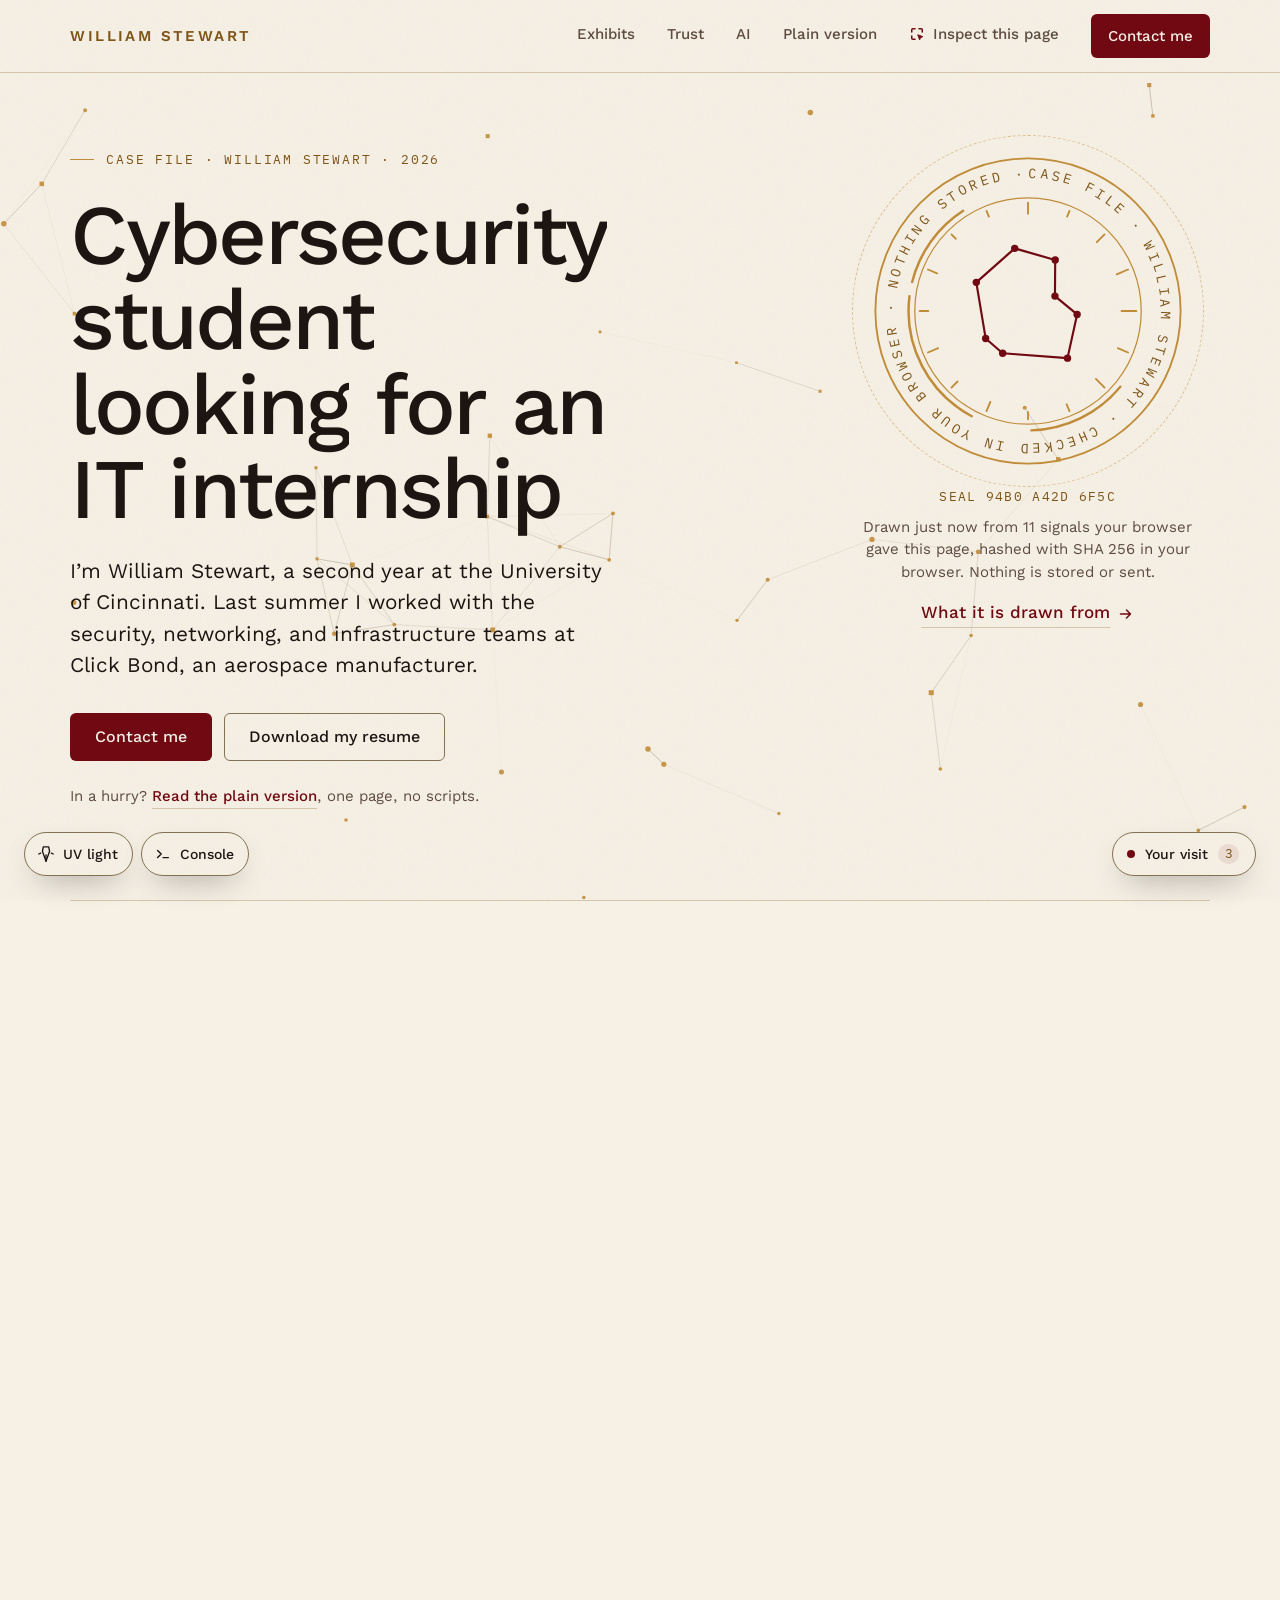
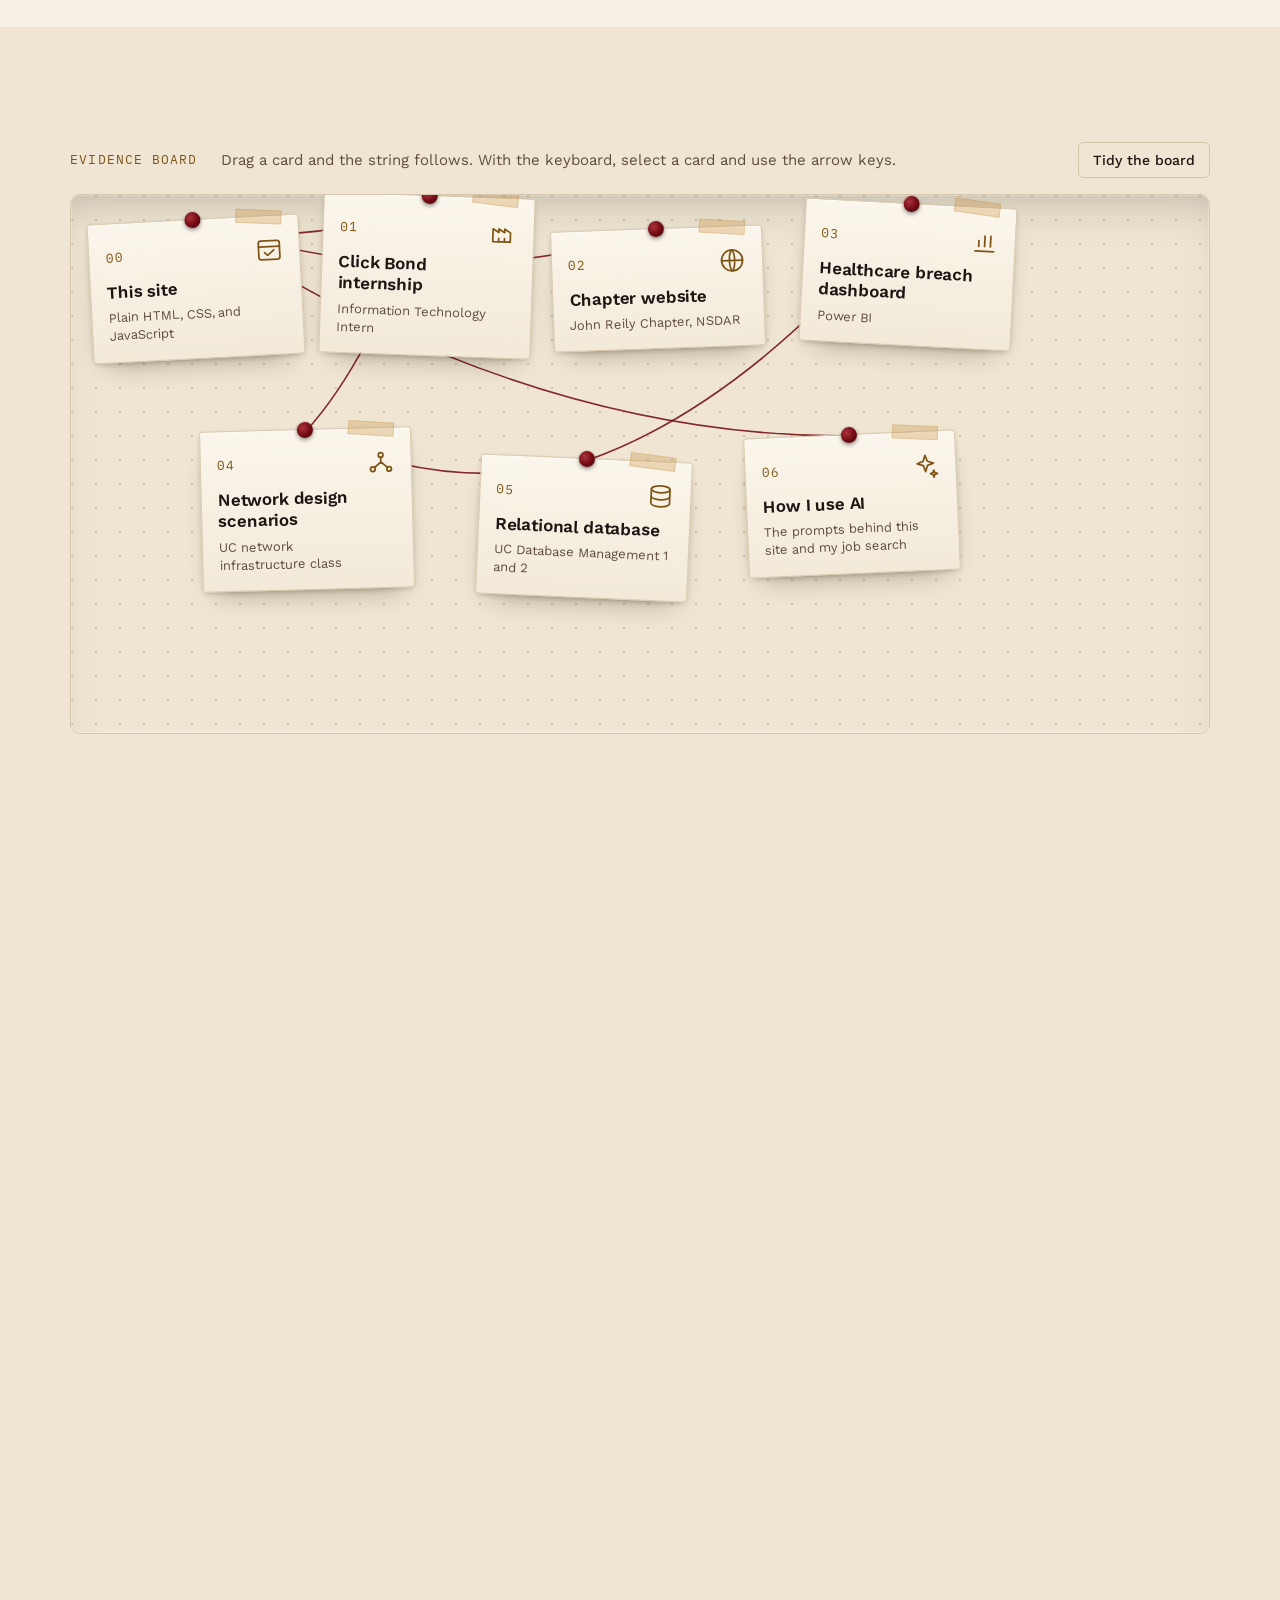
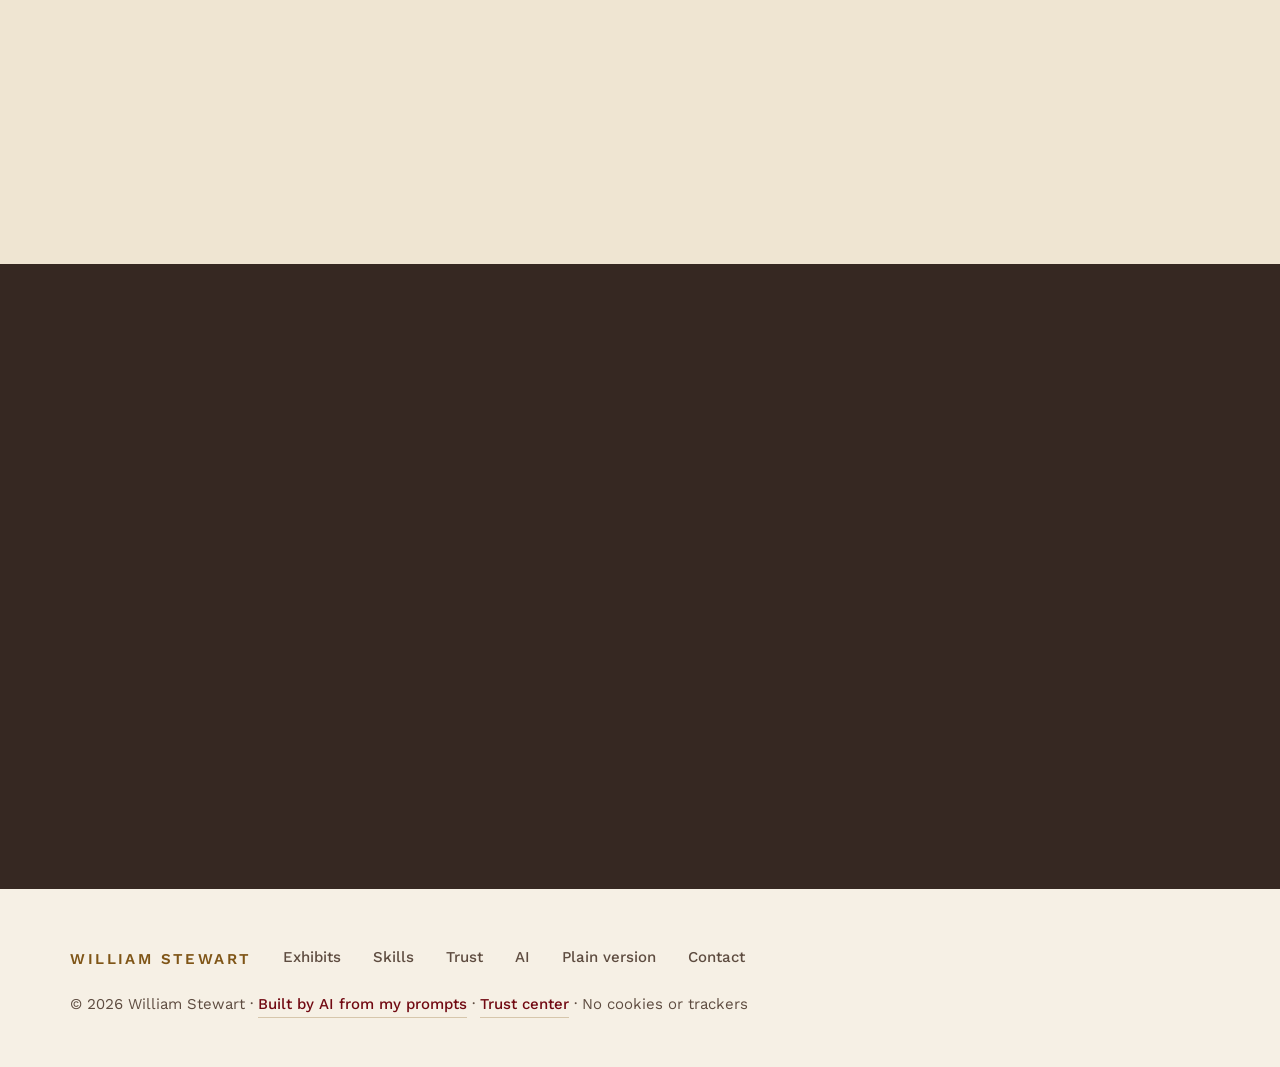
<file: index.html>
<!doctype html>
<html lang="en">
<head>
<meta charset="utf-8">
<meta name="viewport" content="width=device-width, initial-scale=1, viewport-fit=cover">
<meta http-equiv="Content-Security-Policy" content="default-src 'none'; style-src 'self'; script-src 'self'; font-src 'self'; img-src 'self' data:; base-uri 'none'; form-action 'none'">
<meta name="referrer" content="no-referrer">
<title>William Stewart</title>
<meta name="description" content="William Stewart is a cybersecurity student at the University of Cincinnati looking for an IT, security, or networking internship. IT intern at Click Bond in summer 2026. A case file of his work, with the evidence for each entry.">
<meta name="color-scheme" content="light dark">
<meta property="og:type" content="website">
<meta property="og:title" content="William Stewart">
<meta property="og:description" content="Cybersecurity student at the University of Cincinnati looking for an IT internship.">
<link rel="icon" href="assets/favicon.svg" type="image/svg+xml">
<link rel="preload" href="assets/fonts/WorkSans.woff2" as="font" type="font/woff2" crossorigin>
<link rel="stylesheet" href="assets/styles.css">
<link rel="stylesheet" href="assets/casefile.css">
<link rel="stylesheet" href="assets/check.css">
<link rel="stylesheet" href="assets/map.css">
<link rel="stylesheet" href="assets/inspect.css">
<link rel="stylesheet" href="assets/motion.css">
<link rel="stylesheet" href="assets/board.css">
<link rel="stylesheet" href="assets/play.css">
<script src="assets/site.js" defer></script>
<script src="assets/casefile.js" defer></script>
<script src="assets/check.js" defer></script>
<script src="assets/map.js" defer></script>
<script src="assets/inspect.js" defer></script>
<script src="assets/motion.js" defer></script>
<script src="assets/scene.js" defer></script>
<script src="assets/visit.js" defer></script>
<script src="assets/board.js" defer></script>
<script src="assets/play.js" defer></script>
</head>
<body>

<header class="site-header" id="top">
  <div class="wrap">
    <a class="skip" href="#main">Skip to content</a>
    <a class="wordmark" href="#top">William Stewart</a>
    <nav class="site-nav" aria-label="Main">
      <a class="nav-link" href="#exhibits"><span class="u">Exhibits</span></a>
      <a class="nav-link" href="trust.html"><span class="u">Trust</span></a>
      <a class="nav-link" href="ai.html"><span class="u">AI</span></a>
      <a class="nav-link" href="plain.html"><span class="u">Plain version</span></a>
    </nav>
    <!-- inspect:start -->
    <button class="inspect-toggle" type="button" aria-pressed="false" hidden><svg class="inspect-toggle__icon" width="16" height="16" viewBox="0 0 16 16" aria-hidden="true" focusable="false"><path d="M2.75 6V3.75a1 1 0 0 1 1-1H6M10 2.75h2.25a1 1 0 0 1 1 1V6M2.75 10v2.25a1 1 0 0 0 1 1H6" fill="none" stroke="currentColor" stroke-width="1.5" stroke-linecap="round" stroke-linejoin="round"/><path d="M8.75 8.75l5 1.9-2.15.95-.95 2.15z" fill="currentColor" stroke="currentColor" stroke-width="1" stroke-linejoin="round"/></svg><span class="inspect-toggle__label">Inspect<span class="inspect-toggle__more"> this page</span></span></button>
    <!-- inspect:end -->
    <a class="btn btn--primary" href="#contact">Contact me</a>
  </div>
</header>

<main id="main">
<!-- Flag 1 of 6: FLAG{read_the_source}. Submit it in the site console, the button in the bottom left corner. -->

  <section class="hero cover" aria-labelledby="hero-title">
    <div class="wrap cover__grid">
      <div class="cover__text has-ink">
        <p class="exhibit-label">Case file · William Stewart · 2026</p>
        <h1 id="hero-title">Cybersecurity student looking for an IT internship</h1>
        <p class="lead">I’m William Stewart, a second year at the University of Cincinnati. Last summer I worked with the security, networking, and infrastructure teams at Click Bond, an aerospace manufacturer.</p>
        <div class="btn-row has-ink">
          <span class="ink ink--cover-flag" aria-hidden="true">invisible ink · flag 2 of 6 · FLAG{invisible_ink}</span>
          <a class="btn btn--primary" href="#contact">Contact me</a>
          <!-- gh:start -->
          <a class="btn btn--secondary" href="William_Stewart_Resume.pdf">Download my resume</a>
          <!-- gh:end -->
          <!-- art:start
          <a class="btn btn--secondary" href="#exhibits">See the exhibits</a>
          art:end -->
        </div>
        <p class="meta">In a hurry? <a class="link" href="plain.html"><span class="u">Read the plain version</span></a>, one page, no scripts.</p>
      </div>
      <div class="cover__seal has-ink">
        <div class="seal" data-seal><svg class="seal__svg" viewBox="0 0 260 260" width="260" height="260" role="img" aria-labelledby="seal-cover-title" focusable="false">
<title id="seal-cover-title">Seal, drawn from your browser’s signals when scripts are on</title>
<defs><path id="seal-cover-ring" d="M130 22a108 108 0 1 1 -0.01 0"/></defs>
<circle class="seal__ring" cx="130" cy="130" r="124" pathLength="1"/>
<circle class="seal__ring seal__ring--inner" cx="130" cy="130" r="92" pathLength="1"/>
<text class="seal__text"><textPath href="#seal-cover-ring" textLength="676" lengthAdjust="spacing">Case file · William Stewart · Checked in your browser · Nothing stored · </textPath></text>
<g class="seal__ticks"><path class="seal__tick" d="M130 42L130 48" pathLength="1"/><path class="seal__tick" d="M163.7 48.7L160.6 56.1" pathLength="1"/><path class="seal__tick" d="M192.2 67.8L186.6 73.4" pathLength="1"/><path class="seal__tick" d="M211.3 96.3L204.8 99" pathLength="1"/><path class="seal__tick" d="M218 130L208 130" pathLength="1"/><path class="seal__tick" d="M211.3 163.7L205.8 161.4" pathLength="1"/><path class="seal__tick" d="M192.2 192.2L188.7 188.7" pathLength="1"/><path class="seal__tick" d="M163.7 211.3L160.6 203.9" pathLength="1"/><path class="seal__tick" d="M130 218L130 206" pathLength="1"/><path class="seal__tick" d="M96.3 211.3L98.2 206.7" pathLength="1"/><path class="seal__tick" d="M67.8 192.2L75.6 184.4" pathLength="1"/><path class="seal__tick" d="M48.7 163.7L56.1 160.6" pathLength="1"/><path class="seal__tick" d="M42 130L52 130" pathLength="1"/><path class="seal__tick" d="M48.7 96.3L58.9 100.5" pathLength="1"/><path class="seal__tick" d="M67.8 67.8L74.1 74.1" pathLength="1"/><path class="seal__tick" d="M96.3 48.7L99.8 57" pathLength="1"/></g>
<g class="seal__dashes"><path class="seal__dash" d="M225.6 113.4A97 97 0 0 1 194.7 202.3"/><path class="seal__dash" d="M196.9 200.3A97 97 0 0 1 151.1 224.7"/><path class="seal__dash" d="M106.4 35.9A97 97 0 0 1 210.4 75.7"/></g>
<path class="seal__mark" d="M139.6 98.4L191.1 119.2L167.9 132L142.7 166.9L114 158.9L110.6 140.3L106.2 119.4L119.9 72.9Z" pathLength="1"/>
<g class="seal__dots"><circle class="seal__dot" cx="139.6" cy="98.4" r="3"/><circle class="seal__dot" cx="191.1" cy="119.2" r="3"/><circle class="seal__dot" cx="167.9" cy="132" r="3"/><circle class="seal__dot" cx="142.7" cy="166.9" r="3"/><circle class="seal__dot" cx="114" cy="158.9" r="3"/><circle class="seal__dot" cx="110.6" cy="140.3" r="3"/><circle class="seal__dot" cx="106.2" cy="119.4" r="3"/><circle class="seal__dot" cx="119.9" cy="72.9" r="3"/></g>
</svg></div>
        <p class="seal__id mono" data-seal-id>The file’s own seal</p>
        <p class="seal__caption" data-seal-caption>With scripts on, this seal is drawn from eleven signals your browser gives every site, in your browser. Nothing is stored or sent. With scripts off, it is the file’s own seal.</p>
        <a class="link" href="trust.html#seal"><span class="u">What it is drawn from</span><svg class="arrow arrow--right" width="16" height="16" viewBox="0 0 16 16" aria-hidden="true" focusable="false"><path d="M2.5 8h10M8.5 4l4 4-4 4" fill="none" stroke="currentColor" stroke-width="1.5" stroke-linecap="round" stroke-linejoin="round"/></svg></a>
        <span class="ink ink--cover-seal" aria-hidden="true">this seal never leaves your browser</span>
      </div>
    </div>
  </section>

  <section class="cover-facts" aria-labelledby="avail-title">
    <div class="wrap">
      <h2 class="visually-hidden" id="avail-title">Availability</h2>
      <dl class="facts">
        <div><dt>Now</dt><dd>Part time, in Cincinnati or remote</dd></div>
        <div><dt>Spring 2027</dt><dd>Full time from December 14, 2026</dd></div>
        <div><dt>Summer 2027</dt><dd>Full time, open to relocating</dd></div>
        <div><dt>Based in</dt><dd>Cincinnati, Ohio</dd></div>
      </dl>
    </div>
  </section>

  <section class="cover-check" aria-label="Live security check">
    <div class="wrap">
      <div class="cover-check__card">
        <!-- check:start -->
        <section class="check" aria-labelledby="check-title">
          <div class="check__head">
            <h2 class="check__title" id="check-title">Security check of this page</h2>
            <p class="check__when"><noscript>Scripts are off, so these checks can’t run here. The page works fully without them.</noscript></p>
          </div>
          <ul class="check__list">
            <li class="check__item" data-check="connection">
              <div class="check__row"><svg class="check__icon" width="20" height="20" viewBox="0 0 20 20" aria-hidden="true" focusable="false"><circle cx="10" cy="10" r="8.25"/></svg><span class="check__name">Connection</span><span class="check__result">The live site uses HTTPS</span></div>
            </li>
            <li class="check__item" data-check="policy">
              <div class="check__row"><svg class="check__icon" width="20" height="20" viewBox="0 0 20 20" aria-hidden="true" focusable="false"><circle cx="10" cy="10" r="8.25"/></svg><span class="check__name">Script policy</span><span class="check__result">Only this site’s scripts can run</span></div>
            </li>
            <li class="check__item" data-check="files">
              <div class="check__row"><svg class="check__icon" width="20" height="20" viewBox="0 0 20 20" aria-hidden="true" focusable="false"><circle cx="10" cy="10" r="8.25"/></svg><span class="check__name">Files</span><span class="check__result">All from this site</span></div>
            </li>
            <li class="check__item" data-check="cookies">
              <div class="check__row"><svg class="check__icon" width="20" height="20" viewBox="0 0 20 20" aria-hidden="true" focusable="false"><circle cx="10" cy="10" r="8.25"/></svg><span class="check__name">Cookies</span><span class="check__result">None set by this site</span></div>
            </li>
            <li class="check__item" data-check="storage">
              <div class="check__row"><svg class="check__icon" width="20" height="20" viewBox="0 0 20 20" aria-hidden="true" focusable="false"><circle cx="10" cy="10" r="8.25"/></svg><span class="check__name">Browser storage</span><span class="check__result">Nothing saved by this site</span></div>
            </li>
            <li class="check__item" data-check="links">
              <div class="check__row"><svg class="check__icon" width="20" height="20" viewBox="0 0 20 20" aria-hidden="true" focusable="false"><circle cx="10" cy="10" r="8.25"/></svg><span class="check__name">New tab links</span><span class="check__result">Isolated from this page</span></div>
            </li>
          </ul>
          <div class="check__foot" hidden>
            <p class="check__sum"></p>
            <button class="btn btn--secondary check__btn" type="button" data-check-again>Run the checks again</button>
          </div>
        </section>
        <!-- check:end -->
      </div>
      <div class="cover-check__aside">
        <p class="exhibit-label">Proof, not claims</p>
        <p class="measure">A security team checks a vendor’s site before it trusts one. This site checks itself in front of you, on every visit, and each row opens to show the exact reading.</p>
        <a class="link" href="trust.html"><span class="u">Open the trust center</span><svg class="arrow arrow--right" width="16" height="16" viewBox="0 0 16 16" aria-hidden="true" focusable="false"><path d="M2.5 8h10M8.5 4l4 4-4 4" fill="none" stroke="currentColor" stroke-width="1.5" stroke-linecap="round" stroke-linejoin="round"/></svg></a>
      </div>
    </div>
  </section>

  <section class="section section--surface" id="exhibits" aria-labelledby="exhibits-title">
    <div class="wrap exhibits__grid">
      <nav class="index" aria-labelledby="index-title">
        <p class="label index__title" id="index-title">Index</p>
        <a class="index__link" href="#ex-00"><span class="index__num">00</span><span>This site</span></a>
        <a class="index__link" href="#ex-01"><span class="index__num">01</span><span>Click Bond internship</span></a>
        <a class="index__link" href="#ex-02"><span class="index__num">02</span><span>Chapter website</span></a>
        <a class="index__link" href="#ex-03"><span class="index__num">03</span><span>Breach dashboard</span></a>
        <a class="index__link" href="#ex-04"><span class="index__num">04</span><span>Network designs</span></a>
        <a class="index__link" href="#ex-05"><span class="index__num">05</span><span>Relational database</span></a>
        <a class="index__link" href="#ex-06"><span class="index__num">06</span><span>How I use AI</span></a>
        <p class="index__note">Each exhibit says what it can prove. A pill with an outline opens the evidence; a plain one tells you what to ask for.</p>
      </nav>

      <div class="exhibit-list">
        <div class="section__head has-ink">
          <span class="ink ink--exhibits" aria-hidden="true">the sixth flag is in your developer console</span>
          <h2 id="exhibits-title" data-count="06">Exhibits</h2>
          <p class="section__intro">What is in the file, in order, and what each entry can show.</p>
        </div>
        <ol class="exhibit-rows">
          <li class="exhibit" id="ex-00">
            <span class="exhibit__num" aria-hidden="true">00</span>
            <div class="exhibit__body">
              <h3><span class="visually-hidden">Exhibit 00: </span>This site</h3>
              <p class="meta">Plain HTML, CSS, and JavaScript · Written by Claude from my prompts</p>
              <p class="exhibit__text">The page you are reading. It carries a strict script policy, loads nothing from anyone else, checks itself on every visit, and shows its own numbers in the trust center.</p>
              <div class="exhibit__links">
                <a class="link" href="trust.html"><span class="u">Trust center</span></a>
                <a class="link" href="ai.html"><span class="u">How I use AI</span></a>
              </div>
            </div>
            <a class="evidence-pill" href="#check-title">Evidence · live checks</a>
          </li>
          <li class="exhibit" id="ex-01">
            <span class="exhibit__num" aria-hidden="true">01</span>
            <div class="exhibit__body">
              <h3><span class="visually-hidden">Exhibit 01: </span>Click Bond internship</h3>
              <p class="meta">Information Technology Intern · Carson City, Nevada · May to August 2026</p>
              <p class="exhibit__text">One summer with the information security, networking, and infrastructure teams of an aerospace manufacturer: vulnerabilities, tickets, accounts, installs, and the campus network.</p>
              <div class="exhibit__links">
                <a class="link" href="clickbond.html"><span class="u">Read the exhibit</span><svg class="arrow arrow--right" width="16" height="16" viewBox="0 0 16 16" aria-hidden="true" focusable="false"><path d="M2.5 8h10M8.5 4l4 4-4 4" fill="none" stroke="currentColor" stroke-width="1.5" stroke-linecap="round" stroke-linejoin="round"/></svg></a>
              </div>
            </div>
            <a class="evidence-pill" href="clickbond.html#work">Evidence · 6 entries</a>
          </li>
          <li class="exhibit" id="ex-02">
            <span class="exhibit__num" aria-hidden="true">02</span>
            <div class="exhibit__body">
              <h3><span class="visually-hidden">Exhibit 02: </span>Chapter website</h3>
              <p class="meta">John Reily Chapter, NSDAR · Live</p>
              <p class="exhibit__text">The public website of my grandmother’s chapter of the Daughters of the American Revolution. I built it, and it is online now.</p>
            </div>
            <a class="evidence-pill" href="https://www.johnreilynsdar.org" target="_blank" rel="noopener noreferrer">Evidence · live site<span class="visually-hidden"> (opens in a new tab)</span></a>
          </li>
          <li class="exhibit" id="ex-03">
            <span class="exhibit__num" aria-hidden="true">03</span>
            <div class="exhibit__body">
              <h3><span class="visually-hidden">Exhibit 03: </span>Healthcare breach dashboard</h3>
              <p class="meta">Power BI · Complete</p>
              <p class="exhibit__text">A dashboard built from the HHS Office for Civil Rights breach portal, the public list of health data breaches that affect 500 or more people.</p>
            </div>
            <span class="evidence-pill">Shown on request</span>
          </li>
          <li class="exhibit" id="ex-04">
            <span class="exhibit__num" aria-hidden="true">04</span>
            <div class="exhibit__body">
              <h3><span class="visually-hidden">Exhibit 04: </span>Network design scenarios</h3>
              <p class="meta">UC network infrastructure class · Cisco Packet Tracer · In progress</p>
              <p class="exhibit__text">My team turns a realistic business’s requirements into a network design its staff can actually use. I own the security, reliability, and staff training sections.</p>
            </div>
            <span class="evidence-pill">Shown on request</span>
          </li>
          <li class="exhibit" id="ex-05">
            <span class="exhibit__num" aria-hidden="true">05</span>
            <div class="exhibit__body">
              <h3><span class="visually-hidden">Exhibit 05: </span>Relational database</h3>
              <p class="meta">UC Database Management 1 and 2 · MySQL and Microsoft SQL Server</p>
              <p class="exhibit__text">A full relational schema, built and queried in both systems.</p>
            </div>
            <span class="evidence-pill">Shown on request</span>
          </li>
          <li class="exhibit" id="ex-06">
            <span class="exhibit__num" aria-hidden="true">06</span>
            <div class="exhibit__body">
              <h3><span class="visually-hidden">Exhibit 06: </span>How I use AI</h3>
              <p class="meta">The prompts behind this site and my job search</p>
              <p class="exhibit__text">AI wrote every line of this site. The exhibit says so plainly, then shows my real prompts, word for word, and what each one changed.</p>
              <div class="exhibit__links">
                <a class="link" href="ai.html"><span class="u">Read the exhibit</span><svg class="arrow arrow--right" width="16" height="16" viewBox="0 0 16 16" aria-hidden="true" focusable="false"><path d="M2.5 8h10M8.5 4l4 4-4 4" fill="none" stroke="currentColor" stroke-width="1.5" stroke-linecap="round" stroke-linejoin="round"/></svg></a>
              </div>
            </div>
            <a class="evidence-pill" href="ai.html">Evidence · real prompts</a>
          </li>
        </ol>
      </div>
    </div>
  </section>

  <section class="section" id="experience" aria-labelledby="experience-title">
    <div class="wrap">
      <div class="section__head">
        <p class="exhibit-label">Exhibit 01 · in brief</p>
        <h2 id="experience-title">Experience</h2>
        <p class="section__intro">One summer of hands on IT, about four months, on an aerospace manufacturing campus.</p>
      </div>

      <div class="exp">
        <div class="exp__text">
          <h3>Information Technology Intern, Click Bond</h3>
          <p class="meta">Carson City, Nevada · May to August 2026</p>
          <p>I worked directly with the information security, networking, and infrastructure teams on a production campus, and moved from Ohio to Nevada for the summer.</p>
          <p class="voice">Manufacturing IT is different from office IT. Production can’t wait while you figure something out, and the person you’re helping is usually standing at a machine, not sitting at a desk.</p>
          <a class="link" href="clickbond.html"><span class="u">Read the full exhibit</span><svg class="arrow arrow--right" width="16" height="16" viewBox="0 0 16 16" aria-hidden="true" focusable="false"><path d="M2.5 8h10M8.5 4l4 4-4 4" fill="none" stroke="currentColor" stroke-width="1.5" stroke-linecap="round" stroke-linejoin="round"/></svg></a>
        </div>

        <!-- map:start -->
        <div class="map" role="group" aria-label="What I worked on at Click Bond">
          <p class="map__root">
            <span class="map__root-title">IT intern at Click Bond</span>
            <span class="map__root-sub">May to August 2026</span>
          </p>
          <ul class="map__branches">
            <li class="map__branch">
              <p class="map__node">Security</p>
              <p class="map__text">Found and patched software vulnerabilities with the Information Security team.</p>
              <p class="map__tools">Tenable Nessus, CrowdStrike Falcon</p>
            </li>
            <li class="map__branch">
              <p class="map__node">Tickets</p>
              <p class="map__text">Monitored hardware and software tickets and gave remote software support.</p>
              <p class="map__tools">Ivanti, ManageEngine Endpoint Central</p>
            </li>
            <li class="map__branch">
              <p class="map__node">Accounts</p>
              <p class="map__text">Managed user groups and permissions.</p>
              <p class="map__tools">Active Directory</p>
            </li>
            <li class="map__branch">
              <p class="map__node">Installs</p>
              <p class="map__text">Installed software and hardware across company computers.</p>
            </li>
            <li class="map__branch">
              <p class="map__node">Network</p>
              <p class="map__text">Troubleshot switches, access points, and Ethernet ports with the Networking team.</p>
            </li>
            <li class="map__branch">
              <p class="map__node">Software</p>
              <p class="map__text">Worked on software rationalization requests with the Apps and Data team.</p>
            </li>
          </ul>
        </div>
        <!-- map:end -->
      </div>

      <div class="jobs">
        <h3>Earlier jobs</h3>
        <ul class="rows">
          <li>
            <p class="row__title">Mover, Bridges Family Movers</p>
            <p class="meta">Sharonville, Ohio · June 2024 to May 2026</p>
          </li>
          <li>
            <p class="row__title">Restaurant Crew Member, Raising Cane’s</p>
            <p class="meta">Fairfield, Ohio · April 2023 to May 2024</p>
          </li>
        </ul>
      </div>
    </div>
  </section>

  <section class="section section--surface" id="skills" aria-labelledby="skills-title">
    <div class="wrap">
      <div class="section__head">
        <h2 id="skills-title">Skills and education</h2>
        <p class="section__intro">Tools I’ve used at Click Bond, in class, and on my own projects.</p>
      </div>
      <div class="skills">
        <dl class="rows">
          <div>
            <dt>Security</dt>
            <dd>Tenable Nessus, CrowdStrike Falcon, vulnerability detection and patching, information security compliance, VPN</dd>
          </div>
          <div>
            <dt>Systems and support</dt>
            <dd>Active Directory, Microsoft 365, Windows, Windows Server, macOS, Linux, desktop and remote support, hardware diagnostics, software installation</dd>
          </div>
          <div>
            <dt>Networking</dt>
            <dd>LAN, IP networking, wireless (802.11) configuration, network equipment troubleshooting, cabling, Cisco Packet Tracer</dd>
          </div>
          <div>
            <dt>Tools and data</dt>
            <dd>Ivanti, ManageEngine Endpoint Central, LogicMonitor, MySQL, Microsoft SQL Server, Power BI, SharePoint, Google Workspace</dd>
          </div>
          <div>
            <dt>Development</dt>
            <dd>HTML, CSS, JavaScript, Git, Bash, AI tools for documentation and support work</dd>
          </div>
        </dl>
        <div class="edu">
          <h3>Education</h3>
          <div class="edu__school">
            <p class="edu__degree">Bachelor’s degree in Cybersecurity</p>
            <p>University of Cincinnati</p>
            <p class="meta">August 2025 to present · 3.5 GPA</p>
          </div>
          <p class="label">Coursework</p>
          <ul class="course-list">
            <li>Computer Networking</li>
            <li>Network Infrastructure Management</li>
            <li>Database Management 1 and 2</li>
            <li>System Administration</li>
            <li>Introduction to Information Security</li>
            <li>Web Development</li>
          </ul>
        </div>
      </div>
    </div>
  </section>

  <section class="band" id="contact" aria-labelledby="contact-title">
    <div class="wrap band__grid has-ink">
      <span class="ink ink--band" aria-hidden="true">mention the invisible ink when you write</span>
      <h2 id="contact-title">Contact</h2>
      <p class="band__intro">Email is the best way to reach me. I’m based in Cincinnati and open to relocating for a summer internship.</p>
      <p class="email"><a class="email__link" id="email-address" href="mailto:wstewart.w06@gmail.com"><span class="u">wstewart.w06@gmail.com</span></a></p>
      <div class="btn-row">
        <button class="btn btn--secondary" type="button" data-copy="wstewart.w06@gmail.com" data-copy-target="email-address" hidden><span class="swap"><span class="swap__a">Copy email address</span><span class="swap__b" aria-hidden="true">Copied</span></span></button>
        <!-- gh:start -->
        <a class="btn btn--secondary" href="William_Stewart_Resume.pdf">Download my resume</a>
        <!-- gh:end -->
      </div>
      <p class="copy-status" id="copy-status" role="status" aria-live="polite"></p>
    </div>
  </section>

</main>

<footer class="site-footer">
  <div class="wrap">
    <a class="wordmark" href="#top">William Stewart</a>
    <nav class="site-nav" aria-label="Footer">
      <a class="nav-link" href="#exhibits"><span class="u">Exhibits</span></a>
      <a class="nav-link" href="#skills"><span class="u">Skills</span></a>
      <a class="nav-link" href="trust.html"><span class="u">Trust</span></a>
      <a class="nav-link" href="ai.html"><span class="u">AI</span></a>
      <a class="nav-link" href="plain.html"><span class="u">Plain version</span></a>
      <a class="nav-link" href="#contact"><span class="u">Contact</span></a>
    </nav>
    <p class="meta">© 2026 William Stewart · <a class="link" href="ai.html"><span class="u">Built by AI from my prompts</span></a> · <a class="link" href="trust.html"><span class="u">Trust center</span></a><!-- gh:start --> · No cookies or trackers<!-- gh:end --></p>
  </div>
</footer>

</body>
</html>
</file>
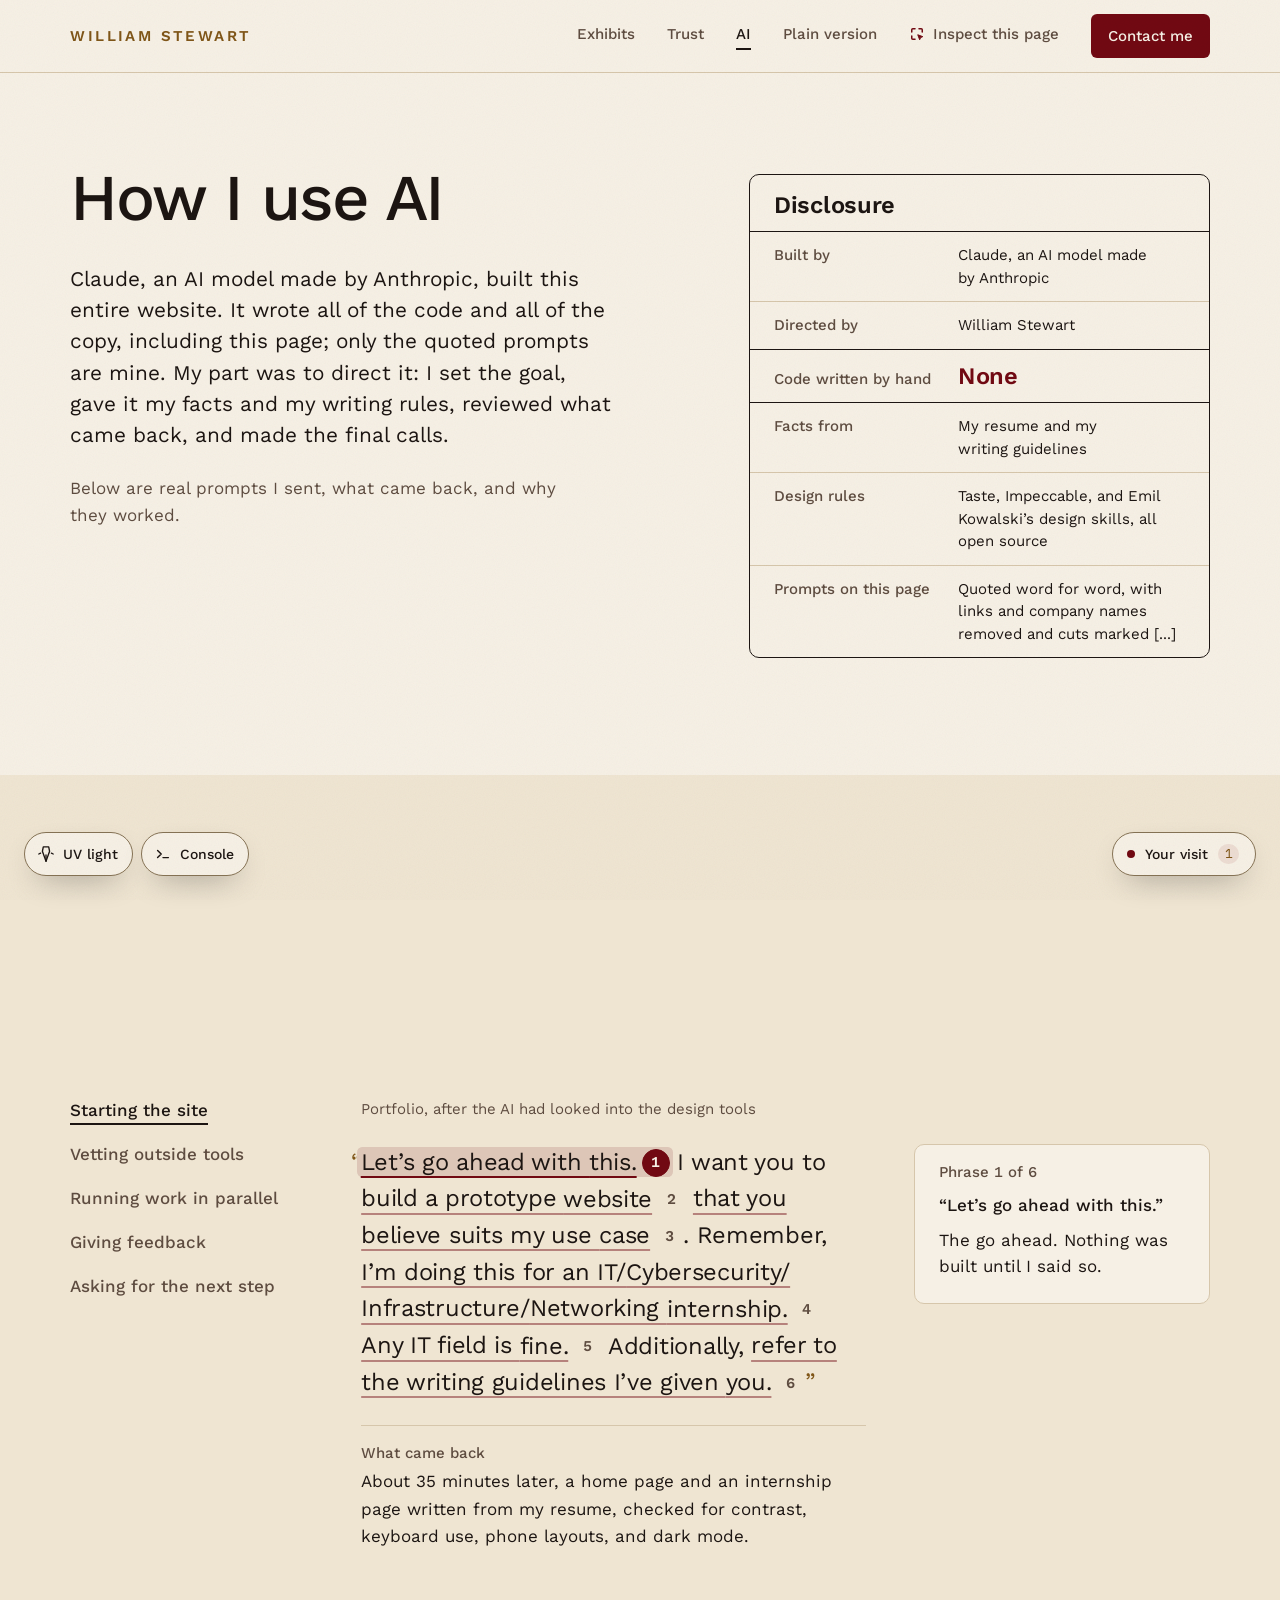
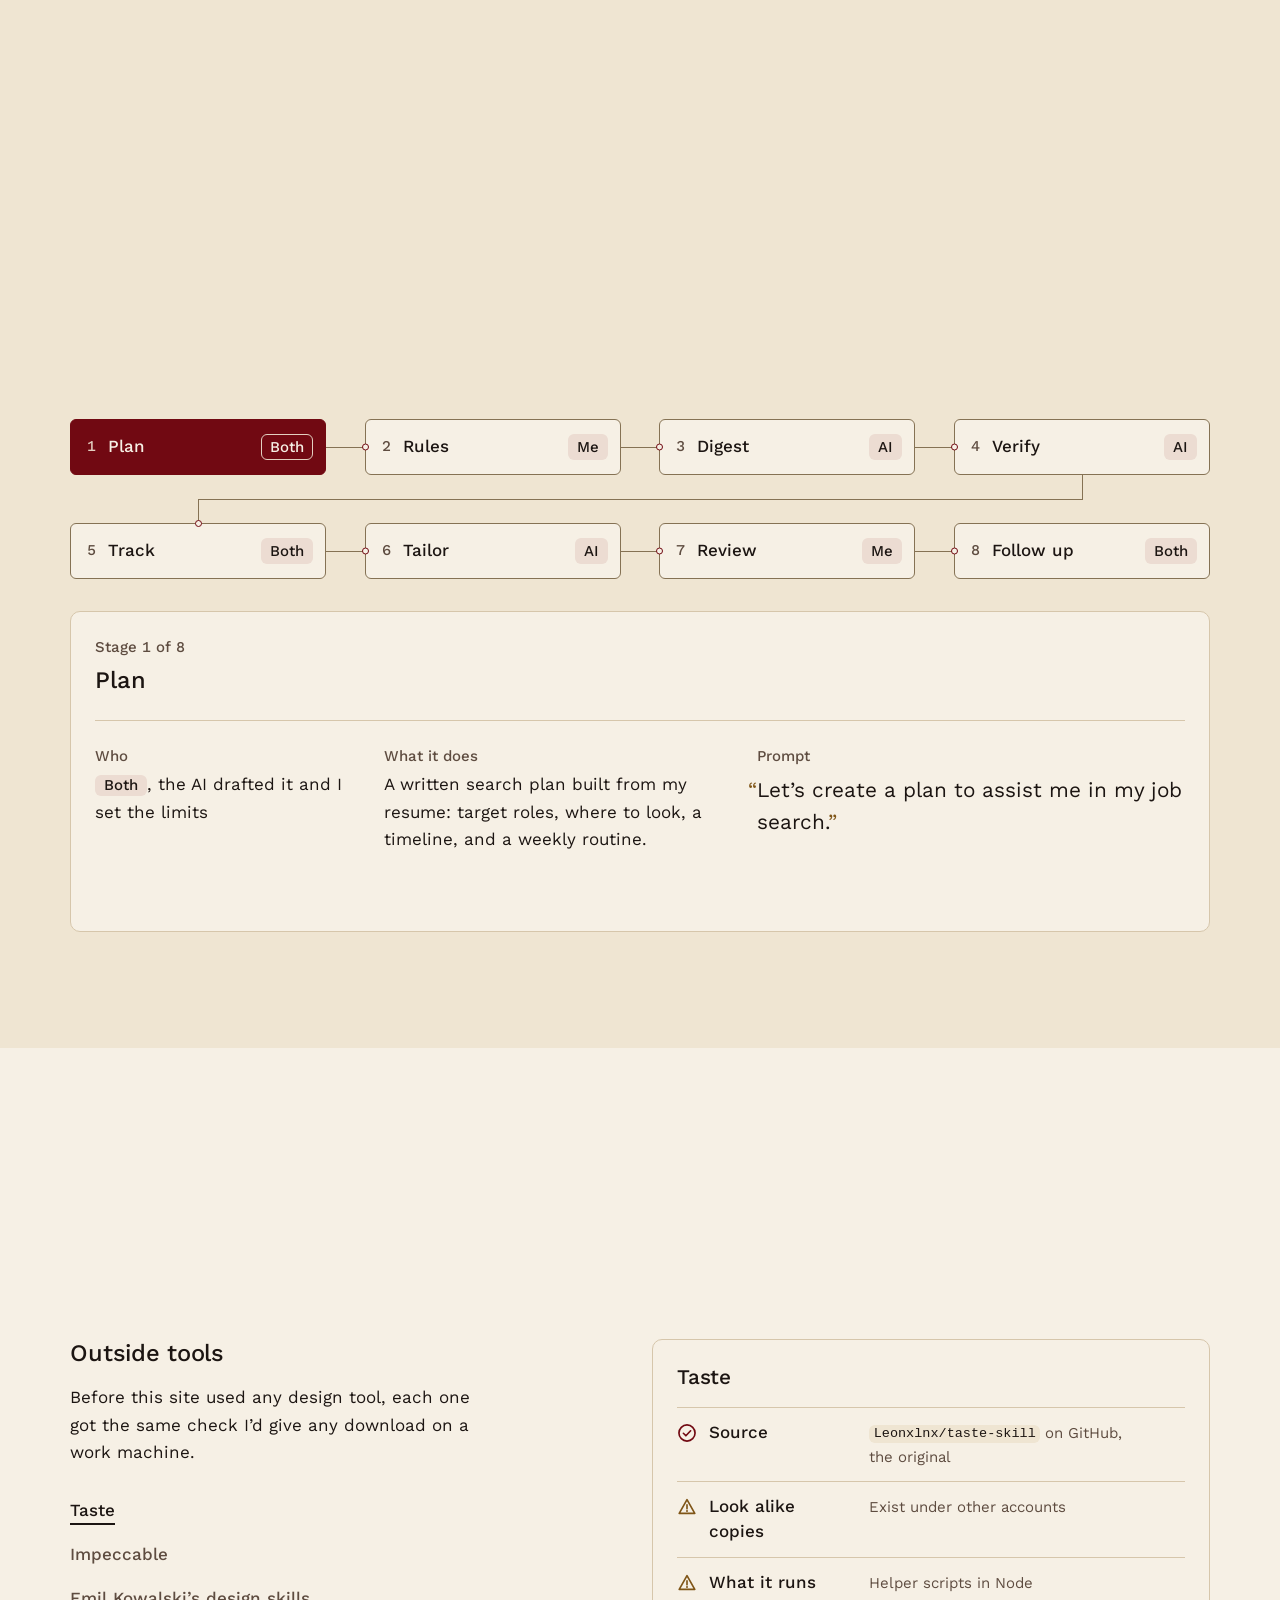
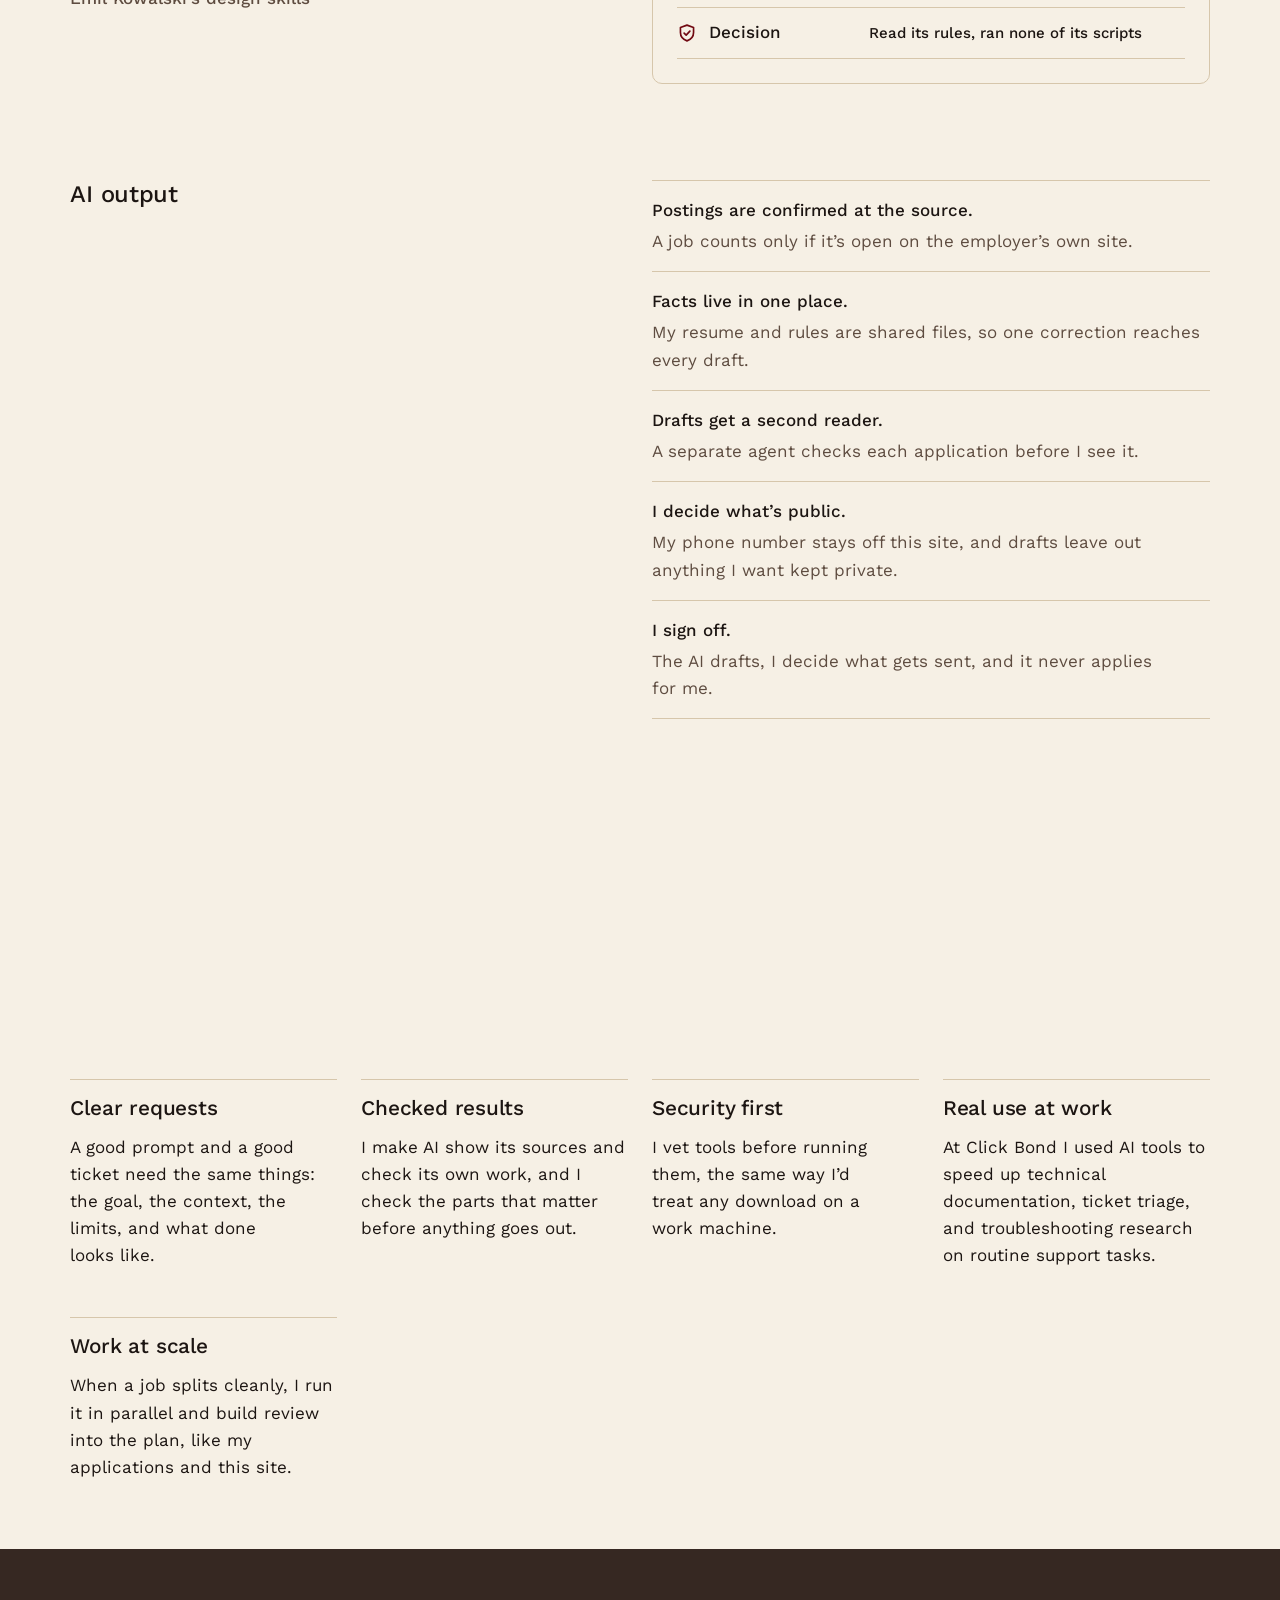
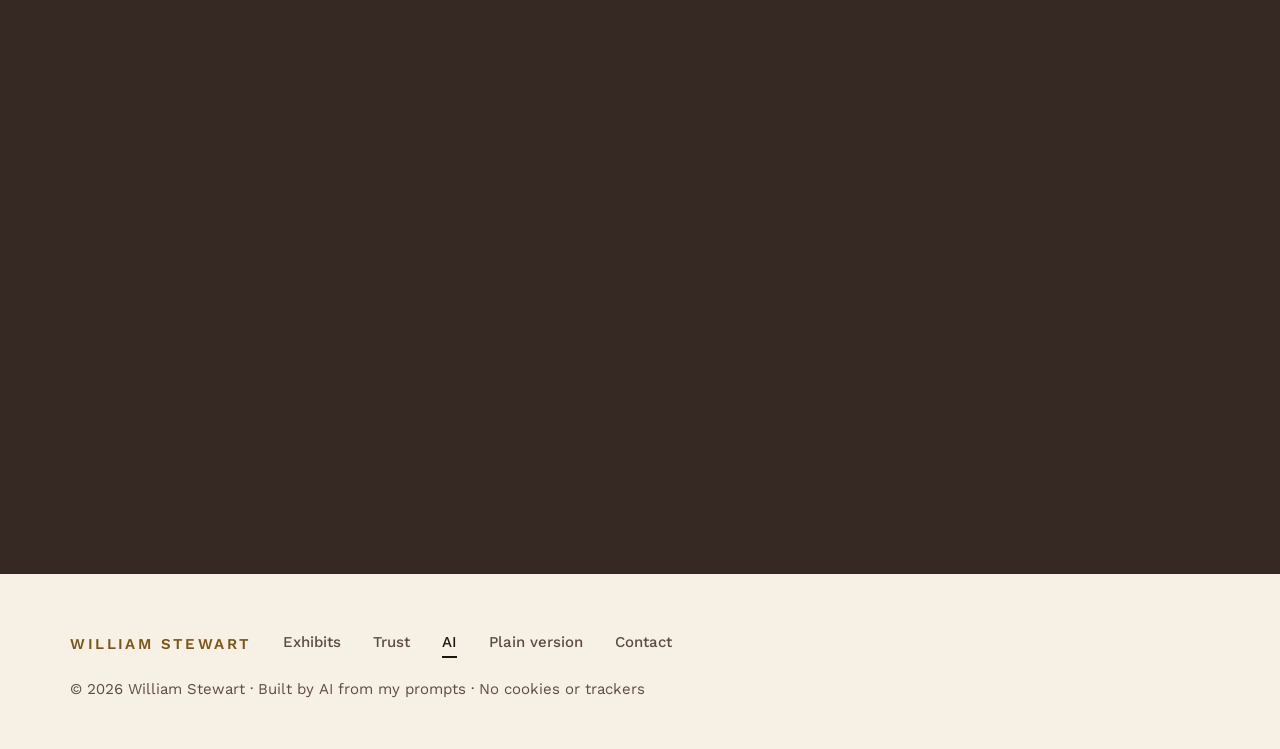
<file: ai.html>
<!doctype html>
<html lang="en">
<head>
<meta charset="utf-8">
<meta name="viewport" content="width=device-width, initial-scale=1, viewport-fit=cover">
<meta http-equiv="Content-Security-Policy" content="default-src 'none'; style-src 'self'; script-src 'self'; font-src 'self'; img-src 'self' data:; base-uri 'none'; form-action 'none'">
<meta name="referrer" content="no-referrer">
<title>How I use AI, William Stewart</title>
<meta name="description" content="This website was built by Claude, an AI model, from William Stewart’s prompts. How he directs AI, with the real prompts behind this site and his job search.">
<meta name="color-scheme" content="light dark">
<link rel="icon" href="assets/favicon.svg" type="image/svg+xml">
<link rel="preload" href="assets/fonts/WorkSans.woff2" as="font" type="font/woff2" crossorigin>
<link rel="stylesheet" href="assets/styles.css">
<link rel="stylesheet" href="assets/casefile.css">
<link rel="stylesheet" href="assets/ai.css">
<link rel="stylesheet" href="assets/inspect.css">
<link rel="stylesheet" href="assets/motion.css">
<link rel="stylesheet" href="assets/play.css">
<script src="assets/site.js" defer></script>
<script src="assets/ai.js" defer></script>
<script src="assets/inspect.js" defer></script>
<script src="assets/motion.js" defer></script>
<script src="assets/visit.js" defer></script>
<script src="assets/play.js" defer></script>
</head>
<body>

<header class="site-header" id="top">
  <div class="wrap">
    <a class="skip" href="#main">Skip to content</a>
    <a class="wordmark" href="index.html">William Stewart</a>
    <nav class="site-nav" aria-label="Main">
      <a class="nav-link" href="index.html#exhibits"><span class="u">Exhibits</span></a>
      <a class="nav-link" href="trust.html"><span class="u">Trust</span></a>
      <a class="nav-link" href="ai.html" aria-current="page"><span class="u">AI</span></a>
      <a class="nav-link" href="plain.html"><span class="u">Plain version</span></a>
    </nav>
    <!-- inspect:start -->
    <button class="inspect-toggle" type="button" aria-pressed="false" hidden><svg class="inspect-toggle__icon" width="16" height="16" viewBox="0 0 16 16" aria-hidden="true" focusable="false"><path d="M2.75 6V3.75a1 1 0 0 1 1-1H6M10 2.75h2.25a1 1 0 0 1 1 1V6M2.75 10v2.25a1 1 0 0 0 1 1H6" fill="none" stroke="currentColor" stroke-width="1.5" stroke-linecap="round" stroke-linejoin="round"/><path d="M8.75 8.75l5 1.9-2.15.95-.95 2.15z" fill="currentColor" stroke="currentColor" stroke-width="1" stroke-linejoin="round"/></svg><span class="inspect-toggle__label">Inspect<span class="inspect-toggle__more"> this page</span></span></button>
    <!-- inspect:end -->
    <a class="btn btn--primary" href="#contact">Contact me</a>
  </div>
</header>

<main id="main">

  <!-- ai:start -->
  <section class="ai-hero" aria-labelledby="ai-title">
    <div class="wrap ai-hero__grid has-ink">
      <span class="ink ink--ai" aria-hidden="true">every prompt here is real, typos included</span>
      <h1 id="ai-title">How I use AI</h1>
      <p class="lead ai-hero__lead">Claude, an AI model made by Anthropic, built this entire website. It wrote all of the code and all of the copy, including this page; only the quoted prompts are mine. My part was to direct it: I set the goal, gave it my facts and my writing rules, reviewed what came back, and made the final calls.</p>
      <div class="ai-label">
        <h2 class="ai-label__title" id="ai-label-title">Disclosure</h2>
        <dl class="ai-label__rows" aria-labelledby="ai-label-title">
          <div><dt>Built by</dt><dd>Claude, an AI model made by Anthropic</dd></div>
          <div><dt>Directed by</dt><dd>William Stewart</dd></div>
          <div class="ai-label__key"><dt>Code written by hand</dt><dd class="ai-label__none">None</dd></div>
          <div><dt>Facts from</dt><dd>My resume and my writing guidelines</dd></div>
          <div><dt>Design rules</dt><dd>Taste, Impeccable, and Emil Kowalski’s design skills, all open source</dd></div>
          <div><dt>Prompts on this page</dt><dd>Quoted word for word, with links and company names removed and cuts marked [...]</dd></div>
        </dl>
      </div>
      <p class="ai-hero__next">Below are real prompts I sent, what came back, and why they worked.</p>
    </div>
  </section>

  <section class="section section--surface ai-anatomy" id="prompts" aria-labelledby="prompts-title">
    <div class="wrap">
      <div class="section__head">
        <h2 id="prompts-title">Why my prompts work</h2>
        <p class="section__intro">A good prompt reads like a good ticket: what you need, why, the limits, and what done looks like. Pick a prompt, then select a marked phrase to see its job.</p>
      </div>

      <div class="ai-anatomy__body">
        <div class="ai-tabs ai-tabs--prompts" role="tablist" aria-label="Prompts" aria-orientation="vertical" hidden>
          <button class="ai-tab" type="button" role="tab" id="ai-tab-1" aria-controls="ai-prompt-1" aria-selected="true"><span class="u">Starting the site</span></button>
          <button class="ai-tab" type="button" role="tab" id="ai-tab-2" aria-controls="ai-prompt-2" aria-selected="false" tabindex="-1"><span class="u">Vetting outside tools</span></button>
          <button class="ai-tab" type="button" role="tab" id="ai-tab-3" aria-controls="ai-prompt-3" aria-selected="false" tabindex="-1"><span class="u">Running work in parallel</span></button>
          <button class="ai-tab" type="button" role="tab" id="ai-tab-4" aria-controls="ai-prompt-4" aria-selected="false" tabindex="-1"><span class="u">Giving feedback</span></button>
          <button class="ai-tab" type="button" role="tab" id="ai-tab-5" aria-controls="ai-prompt-5" aria-selected="false" tabindex="-1"><span class="u">Asking for the next step</span></button>
        </div>

        <div class="ai-prompts">
          <div class="ai-prompt" id="ai-prompt-1">
            <h3 class="ai-prompt__title">Starting the site</h3>
            <p class="ai-prompt__context">Portfolio, after the AI had looked into the design tools</p>
            <blockquote class="ai-quote ai-quote--lg">
              <p><span class="ai-qm">“</span><mark class="ai-mark" id="ai-m-1-1">Let’s go ahead with this.</mark><button class="ai-pin" type="button" id="ai-pin-1-1" aria-expanded="false" aria-controls="ai-note-1-1" hidden>1</button> I want you to <mark class="ai-mark" id="ai-m-1-2">build a prototype website</mark><button class="ai-pin" type="button" id="ai-pin-1-2" aria-expanded="false" aria-controls="ai-note-1-2" hidden>2</button> <mark class="ai-mark" id="ai-m-1-3">that you believe suits my use case</mark><button class="ai-pin" type="button" id="ai-pin-1-3" aria-expanded="false" aria-controls="ai-note-1-3" hidden>3</button>. Remember, <mark class="ai-mark" id="ai-m-1-4">I’m doing this for an IT/<wbr>Cybersecurity/<wbr>Infrastructure/<wbr>Networking internship.</mark><button class="ai-pin" type="button" id="ai-pin-1-4" aria-expanded="false" aria-controls="ai-note-1-4" hidden>4</button> <mark class="ai-mark" id="ai-m-1-5">Any IT field is fine.</mark><button class="ai-pin" type="button" id="ai-pin-1-5" aria-expanded="false" aria-controls="ai-note-1-5" hidden>5</button> Additionally, <mark class="ai-mark" id="ai-m-1-6">refer to the writing guidelines I’ve given you.</mark><button class="ai-pin" type="button" id="ai-pin-1-6" aria-expanded="false" aria-controls="ai-note-1-6" hidden>6</button><span class="ai-qm">”</span></p>
            </blockquote>
            <ol class="ai-notes">
              <li class="ai-note" id="ai-note-1-1">
                <p class="ai-note__count">Phrase 1 of 6</p>
                <p class="ai-note__phrase">“Let’s go ahead with this.”</p>
                <p class="ai-note__text">The go ahead. Nothing was built until I said so.</p>
              </li>
              <li class="ai-note" id="ai-note-1-2">
                <p class="ai-note__count">Phrase 2 of 6</p>
                <p class="ai-note__phrase">“build a prototype website”</p>
                <p class="ai-note__text">Names the deliverable. The word prototype sets the bar: a first version to react to.</p>
              </li>
              <li class="ai-note" id="ai-note-1-3">
                <p class="ai-note__count">Phrase 3 of 6</p>
                <p class="ai-note__phrase">“that you believe suits my use case”</p>
                <p class="ai-note__text">Hands the design to the AI, so it proposes a direction instead of asking me twenty questions.</p>
              </li>
              <li class="ai-note" id="ai-note-1-4">
                <p class="ai-note__count">Phrase 4 of 6</p>
                <p class="ai-note__phrase">“I’m doing this for an IT/<wbr>Cybersecurity/<wbr>Infrastructure/<wbr>Networking internship.”</p>
                <p class="ai-note__text">The audience. Every choice on this site traces back to this sentence.</p>
              </li>
              <li class="ai-note" id="ai-note-1-5">
                <p class="ai-note__count">Phrase 5 of 6</p>
                <p class="ai-note__phrase">“Any IT field is fine.”</p>
                <p class="ai-note__text">A boundary wide enough to fit any IT posting I apply to.</p>
              </li>
              <li class="ai-note" id="ai-note-1-6">
                <p class="ai-note__count">Phrase 6 of 6</p>
                <p class="ai-note__phrase">“refer to the writing guidelines I’ve given you.”</p>
                <p class="ai-note__text">Points to rules I wrote once (no hyphens, honest claims, my voice) instead of repeating them.</p>
              </li>
            </ol>
            <div class="ai-back">
              <p class="ai-back__label">What came back</p>
              <p class="ai-back__text">About 35 minutes later, a home page and an internship page written from my resume, checked for contrast, keyboard use, phone layouts, and dark mode.</p>
            </div>
          </div>

          <div class="ai-prompt" id="ai-prompt-2">
            <h3 class="ai-prompt__title">Vetting outside tools</h3>
            <p class="ai-prompt__context">Portfolio, sharing a video about AI design tools</p>
            <blockquote class="ai-quote ai-quote--lg">
              <p><span class="ai-qm">“</span><mark class="ai-mark" id="ai-m-2-1">Can you use the information from this reel</mark><button class="ai-pin" type="button" id="ai-pin-2-1" aria-expanded="false" aria-controls="ai-note-2-1" hidden>1</button> to assist in building the website? <span class="ai-ed">[link]</span> <mark class="ai-mark" id="ai-m-2-2">Let me know, don’t begin work quite yet</mark><button class="ai-pin" type="button" id="ai-pin-2-2" aria-expanded="false" aria-controls="ai-note-2-2" hidden>2</button><span class="ai-qm">”</span></p>
            </blockquote>
            <ol class="ai-notes">
              <li class="ai-note" id="ai-note-2-1">
                <p class="ai-note__count">Phrase 1 of 2</p>
                <p class="ai-note__phrase">“Can you use the information from this reel”</p>
                <p class="ai-note__text">Brings in an outside source and asks whether it fits, instead of assuming it does.</p>
              </li>
              <li class="ai-note" id="ai-note-2-2">
                <p class="ai-note__count">Phrase 2 of 2</p>
                <p class="ai-note__phrase">“Let me know, don’t begin work quite yet”</p>
                <p class="ai-note__text">A stop point. The AI researched and reported back, and nothing ran until I said go.</p>
              </li>
            </ol>
            <div class="ai-back">
              <p class="ai-back__label">What came back</p>
              <p class="ai-back__text">Instagram blocked the AI, and it said so instead of guessing. Once I named the three tools in the video, it warned that two of them have look alike copies on GitHub, used only the originals, and skipped an installer hook that would run a script every time a page file was edited.</p>
            </div>
          </div>

          <div class="ai-prompt" id="ai-prompt-3">
            <h3 class="ai-prompt__title">Running work in parallel</h3>
            <p class="ai-prompt__context">Job search, five tailored applications at once</p>
            <blockquote class="ai-quote ai-quote--lg">
              <p><span class="ai-qm">“</span><mark class="ai-mark" id="ai-m-3-1">Tailor both Resumes and Cover Letters</mark><button class="ai-pin" type="button" id="ai-pin-3-1" aria-expanded="false" aria-controls="ai-note-3-1" hidden>1</button> to the following companies (<mark class="ai-mark" id="ai-m-3-2">more information on the google sheet</mark><button class="ai-pin" type="button" id="ai-pin-3-2" aria-expanded="false" aria-controls="ai-note-3-2" hidden>2</button>, these are all jobs you suggested): <span class="ai-ed">[five postings]</span> Remember to <mark class="ai-mark" id="ai-m-3-3">dispatch individual agents for each</mark><button class="ai-pin" type="button" id="ai-pin-3-3" aria-expanded="false" aria-controls="ai-note-3-3" hidden>3</button> of these different resumes and cover letters. <mark class="ai-mark" id="ai-m-3-4">We’re on ultracode</mark><button class="ai-pin" type="button" id="ai-pin-3-4" aria-expanded="false" aria-controls="ai-note-3-4" hidden>4</button>, so we can support several agents running in parallel. <mark class="ai-mark" id="ai-m-3-5">Have agents check the other’s work</mark><button class="ai-pin" type="button" id="ai-pin-3-5" aria-expanded="false" aria-controls="ai-note-3-5" hidden>5</button>, as well. Use this github repo as reference, as well: <span class="ai-ed">[link]</span> <mark class="ai-mark" id="ai-m-3-6">This github repo won’t be a standard, I just want to see how well it works</mark><button class="ai-pin" type="button" id="ai-pin-3-6" aria-expanded="false" aria-controls="ai-note-3-6" hidden>6</button> in this session.<span class="ai-qm">”</span></p>
            </blockquote>
            <ol class="ai-notes">
              <li class="ai-note" id="ai-note-3-1">
                <p class="ai-note__count">Phrase 1 of 6</p>
                <p class="ai-note__phrase">“Tailor both Resumes and Cover Letters”</p>
                <p class="ai-note__text">Two deliverables per posting, each written for that job.</p>
              </li>
              <li class="ai-note" id="ai-note-3-2">
                <p class="ai-note__count">Phrase 2 of 6</p>
                <p class="ai-note__phrase">“more information on the google sheet”</p>
                <p class="ai-note__text">Points to my tracker as the one source of truth instead of pasting the details again.</p>
              </li>
              <li class="ai-note" id="ai-note-3-3">
                <p class="ai-note__count">Phrase 3 of 6</p>
                <p class="ai-note__phrase">“dispatch individual agents for each”</p>
                <p class="ai-note__text">One AI agent per application, all working at the same time.</p>
              </li>
              <li class="ai-note" id="ai-note-3-4">
                <p class="ai-note__count">Phrase 4 of 6</p>
                <p class="ai-note__phrase">“We’re on ultracode”</p>
                <p class="ai-note__text">A setting that lets the AI run many agents in parallel. I turn it on when the work splits cleanly.</p>
              </li>
              <li class="ai-note" id="ai-note-3-5">
                <p class="ai-note__count">Phrase 5 of 6</p>
                <p class="ai-note__phrase">“Have agents check the other’s work”</p>
                <p class="ai-note__text">Built in review. Every draft was checked by a second agent before it reached me.</p>
              </li>
              <li class="ai-note" id="ai-note-3-6">
                <p class="ai-note__count">Phrase 6 of 6</p>
                <p class="ai-note__phrase">“This github repo won’t be a standard, I just want to see how well it works”</p>
                <p class="ai-note__text">A trial, not a commitment. The agents judged it useful as a checklist only, so I didn’t adopt it.</p>
              </li>
            </ol>
            <div class="ai-back">
              <p class="ai-back__label">What came back</p>
              <p class="ai-back__text">Five tailored resumes and cover letters, each one page, each checked by another agent, plus a verdict on the trial repo: keep it as a checklist, not a standard.</p>
            </div>
          </div>

          <div class="ai-prompt" id="ai-prompt-4">
            <h3 class="ai-prompt__title">Giving feedback</h3>
            <p class="ai-prompt__context">Portfolio, after the first prototype</p>
            <blockquote class="ai-quote ai-quote--lg">
              <p><span class="ai-qm">“</span>Looks awesome, but <mark class="ai-mark" id="ai-m-4-1">it needs to be unique, and incredibly interactive</mark><button class="ai-pin" type="button" id="ai-pin-4-1" aria-expanded="false" aria-controls="ai-note-4-1" hidden>1</button>. <mark class="ai-mark" id="ai-m-4-2">I like the simplicity as it is</mark><button class="ai-pin" type="button" id="ai-pin-4-2" aria-expanded="false" aria-controls="ai-note-4-2" hidden>2</button>, but <mark class="ai-mark" id="ai-m-4-3">I sent you those skills so we could make it really stand out</mark><button class="ai-pin" type="button" id="ai-pin-4-3" aria-expanded="false" aria-controls="ai-note-4-3" hidden>3</button>. I want this to be as unique as you can make it, <mark class="ai-mark" id="ai-m-4-4">while still fitting the cybersecurity realm</mark><button class="ai-pin" type="button" id="ai-pin-4-4" aria-expanded="false" aria-controls="ai-note-4-4" hidden>4</button>.<span class="ai-qm">”</span></p>
            </blockquote>
            <ol class="ai-notes">
              <li class="ai-note" id="ai-note-4-1">
                <p class="ai-note__count">Phrase 1 of 4</p>
                <p class="ai-note__phrase">“it needs to be unique, and incredibly interactive”</p>
                <p class="ai-note__text">The gap, stated as an outcome instead of a list of features.</p>
              </li>
              <li class="ai-note" id="ai-note-4-2">
                <p class="ai-note__count">Phrase 2 of 4</p>
                <p class="ai-note__phrase">“I like the simplicity as it is”</p>
                <p class="ai-note__text">Says what to keep, so the next version doesn’t throw out what worked.</p>
              </li>
              <li class="ai-note" id="ai-note-4-3">
                <p class="ai-note__count">Phrase 3 of 4</p>
                <p class="ai-note__phrase">“I sent you those skills so we could make it really stand out”</p>
                <p class="ai-note__text">Ties the ask to the tools already in play.</p>
              </li>
              <li class="ai-note" id="ai-note-4-4">
                <p class="ai-note__count">Phrase 4 of 4</p>
                <p class="ai-note__phrase">“while still fitting the cybersecurity realm”</p>
                <p class="ai-note__text">A guardrail: bold, but on topic for security hiring.</p>
              </li>
            </ol>
            <div class="ai-back">
              <p class="ai-back__label">What came back</p>
              <p class="ai-back__text">Three directions to choose from, each with its tradeoffs, then the version you’re looking at: a live security check on the home page, an Inspect mode on every page, and a work map that traces routes.</p>
            </div>
          </div>

          <div class="ai-prompt" id="ai-prompt-5">
            <h3 class="ai-prompt__title">Asking for the next step</h3>
            <p class="ai-prompt__context">Job search, after my first two applications</p>
            <blockquote class="ai-quote ai-quote--lg">
              <p><span class="ai-qm">“</span>Write <mark class="ai-mark" id="ai-m-5-1">tailored follow up letters</mark><button class="ai-pin" type="button" id="ai-pin-5-1" aria-expanded="false" aria-controls="ai-note-5-1" hidden>1</button> and <mark class="ai-mark" id="ai-m-5-2">include who they should be routed to</mark><button class="ai-pin" type="button" id="ai-pin-5-2" aria-expanded="false" aria-controls="ai-note-5-2" hidden>2</button><span class="ai-qm">”</span></p>
            </blockquote>
            <ol class="ai-notes">
              <li class="ai-note" id="ai-note-5-1">
                <p class="ai-note__count">Phrase 1 of 2</p>
                <p class="ai-note__phrase">“tailored follow up letters”</p>
                <p class="ai-note__text">The deliverable, written for each company.</p>
              </li>
              <li class="ai-note" id="ai-note-5-2">
                <p class="ai-note__count">Phrase 2 of 2</p>
                <p class="ai-note__phrase">“include who they should be routed to”</p>
                <p class="ai-note__text">Asks for the logistics too, so the letters arrive ready to send.</p>
              </li>
            </ol>
            <div class="ai-back">
              <p class="ai-back__label">What came back</p>
              <p class="ai-back__text">A letter for each application, addressed to the best contact with backups and how to reach them, and every name checked against the page it came from.</p>
            </div>
          </div>
        </div>
        <p class="visually-hidden" id="ai-anatomy-status" role="status" aria-live="polite"></p>
      </div>
    </div>
  </section>

  <section class="section section--surface ai-flow" id="job-search" aria-labelledby="flow-title">
    <div class="wrap">
      <div class="section__head">
        <h2 id="flow-title">My job search, run with AI</h2>
        <p class="section__intro">Most of my AI work this fall went into finding an internship. This is the system we built, from the first search to the follow up. Select a stage to see who does it and the prompt behind it.</p>
      </div>

      <div class="ai-flow__body">
        <ol class="ai-map" aria-label="Stages" hidden>
          <li class="ai-map__item"><button class="ai-node" type="button" aria-pressed="true" aria-controls="ai-stage-1"><span class="visually-hidden">Stage </span><span class="ai-node__num">1</span><span class="visually-hidden">, </span><span class="ai-node__name">Plan</span><span class="visually-hidden">, who: </span><span class="ai-chip">Both</span></button></li>
          <li class="ai-map__item"><button class="ai-node" type="button" aria-pressed="false" aria-controls="ai-stage-2"><span class="visually-hidden">Stage </span><span class="ai-node__num">2</span><span class="visually-hidden">, </span><span class="ai-node__name">Rules</span><span class="visually-hidden">, who: </span><span class="ai-chip">Me</span></button></li>
          <li class="ai-map__item"><button class="ai-node" type="button" aria-pressed="false" aria-controls="ai-stage-3"><span class="visually-hidden">Stage </span><span class="ai-node__num">3</span><span class="visually-hidden">, </span><span class="ai-node__name">Digest</span><span class="visually-hidden">, who: </span><span class="ai-chip">AI</span></button></li>
          <li class="ai-map__item"><button class="ai-node" type="button" aria-pressed="false" aria-controls="ai-stage-4"><span class="visually-hidden">Stage </span><span class="ai-node__num">4</span><span class="visually-hidden">, </span><span class="ai-node__name">Verify</span><span class="visually-hidden">, who: </span><span class="ai-chip">AI</span></button></li>
          <li class="ai-map__item"><button class="ai-node" type="button" aria-pressed="false" aria-controls="ai-stage-5"><span class="visually-hidden">Stage </span><span class="ai-node__num">5</span><span class="visually-hidden">, </span><span class="ai-node__name">Track</span><span class="visually-hidden">, who: </span><span class="ai-chip">Both</span></button></li>
          <li class="ai-map__item"><button class="ai-node" type="button" aria-pressed="false" aria-controls="ai-stage-6"><span class="visually-hidden">Stage </span><span class="ai-node__num">6</span><span class="visually-hidden">, </span><span class="ai-node__name">Tailor</span><span class="visually-hidden">, who: </span><span class="ai-chip">AI</span></button></li>
          <li class="ai-map__item"><button class="ai-node" type="button" aria-pressed="false" aria-controls="ai-stage-7"><span class="visually-hidden">Stage </span><span class="ai-node__num">7</span><span class="visually-hidden">, </span><span class="ai-node__name">Review</span><span class="visually-hidden">, who: </span><span class="ai-chip">Me</span></button></li>
          <li class="ai-map__item"><button class="ai-node" type="button" aria-pressed="false" aria-controls="ai-stage-8"><span class="visually-hidden">Stage </span><span class="ai-node__num">8</span><span class="visually-hidden">, </span><span class="ai-node__name">Follow up</span><span class="visually-hidden">, who: </span><span class="ai-chip">Both</span></button></li>
        </ol>

        <ol class="ai-stages" id="ai-stages">
          <li class="ai-stage" id="ai-stage-1">
            <p class="ai-stage__count">Stage 1 of 8</p>
            <h3 class="ai-stage__name">Plan</h3>
            <dl class="ai-facts">
              <div><dt>Who</dt><dd><span class="ai-who">Both</span>, the AI drafted it and I set the limits</dd></div>
              <div><dt>What it does</dt><dd>A written search plan built from my resume: target roles, where to look, a timeline, and a weekly routine.</dd></div>
              <div><dt>Prompt</dt><dd><blockquote class="ai-quote ai-quote--sm"><p><span class="ai-qm">“</span>Let’s create a plan to assist me in my job search.<span class="ai-qm">”</span></p></blockquote></dd></div>
            </dl>
          </li>
          <li class="ai-stage" id="ai-stage-2">
            <p class="ai-stage__count">Stage 2 of 8</p>
            <h3 class="ai-stage__name">Rules</h3>
            <dl class="ai-facts">
              <div><dt>Who</dt><dd><span class="ai-who">Me</span></dd></div>
              <div><dt>What it does</dt><dd>My cover letter guidelines: one template, about 350 words, no hyphens, and nothing I couldn’t back up in an interview. Every letter starts from them.</dd></div>
              <div><dt>Prompt</dt><dd><blockquote class="ai-quote ai-quote--sm"><p><span class="ai-qm">“</span>Just added it to our library, <span class="ai-file">Cover_<wbr>Letter_<wbr>Guidelines.md<span class="ai-qm">”</span></span></p></blockquote></dd></div>
            </dl>
          </li>
          <li class="ai-stage" id="ai-stage-3">
            <p class="ai-stage__count">Stage 3 of 8</p>
            <h3 class="ai-stage__name">Digest</h3>
            <dl class="ai-facts">
              <div><dt>Who</dt><dd><span class="ai-who">AI</span></dd></div>
              <div><dt>What it does</dt><dd>Every Monday and Thursday morning, a scheduled search for new postings that fit my schedule, my minimum pay, and the terms I’m open to.</dd></div>
              <div><dt>Prompt</dt><dd><blockquote class="ai-quote ai-quote--sm"><p><span class="ai-qm">“</span>The digest can run twice a week.<span class="ai-qm">”</span></p></blockquote></dd></div>
            </dl>
          </li>
          <li class="ai-stage" id="ai-stage-4">
            <p class="ai-stage__count">Stage 4 of 8</p>
            <h3 class="ai-stage__name">Verify</h3>
            <dl class="ai-facts">
              <div><dt>Who</dt><dd><span class="ai-who">AI</span></dd></div>
              <div><dt>What it does</dt><dd>Each posting is confirmed open on the employer’s own site before it reaches me. One run made about 230 searches, and 16 postings passed both checks.</dd></div>
              <div><dt>Instead of a prompt</dt><dd>The AI built this check into the digest itself.</dd></div>
            </dl>
          </li>
          <li class="ai-stage" id="ai-stage-5">
            <p class="ai-stage__count">Stage 5 of 8</p>
            <h3 class="ai-stage__name">Track</h3>
            <dl class="ai-facts">
              <div><dt>Who</dt><dd><span class="ai-who">Both</span>, the AI built it and I keep it current</dd></div>
              <div><dt>What it does</dt><dd>A Google Sheet with one row per job, a status for each, a follow up date seven days after I apply, and a weekly goal.</dd></div>
              <div><dt>Prompt</dt><dd><blockquote class="ai-quote ai-quote--sm"><p><span class="ai-qm">“</span>Here’s our document for the job search. I’ve also installed the claude extension on Google Sheets, so feel free to use that<span class="ai-qm">”</span></p></blockquote></dd></div>
            </dl>
          </li>
          <li class="ai-stage" id="ai-stage-6">
            <p class="ai-stage__count">Stage 6 of 8</p>
            <h3 class="ai-stage__name">Tailor</h3>
            <dl class="ai-facts">
              <div><dt>Who</dt><dd><span class="ai-who">AI</span>, two agents per posting</dd></div>
              <div><dt>What it does</dt><dd>One agent writes a resume and cover letter for the posting from my template and rules. A second agent checks the draft against the posting and my facts.</dd></div>
              <div><dt>Prompt</dt><dd><blockquote class="ai-quote ai-quote--sm"><p><span class="ai-qm">“</span>Remember to dispatch individual agents for each of these different resumes and cover letters. <span class="ai-ed">[...]</span> Have agents check the other’s work, as well.<span class="ai-qm">”</span></p></blockquote></dd></div>
            </dl>
          </li>
          <li class="ai-stage" id="ai-stage-7">
            <p class="ai-stage__count">Stage 7 of 8</p>
            <h3 class="ai-stage__name">Review</h3>
            <dl class="ai-facts">
              <div><dt>Who</dt><dd><span class="ai-who">Me</span></dd></div>
              <div><dt>What it does</dt><dd>I read every draft, answer the questions only I can answer, and decide what gets sent. The AI never applies for me.</dd></div>
              <div><dt>Instead of a prompt</dt><dd>This step stays with me.</dd></div>
            </dl>
          </li>
          <li class="ai-stage" id="ai-stage-8">
            <p class="ai-stage__count">Stage 8 of 8</p>
            <h3 class="ai-stage__name">Follow up</h3>
            <dl class="ai-facts">
              <div><dt>Who</dt><dd><span class="ai-who">Both</span>, the AI drafts and I send</dd></div>
              <div><dt>What it does</dt><dd>A follow up letter for each application, addressed to the best contact, with every name checked against the page it came from.</dd></div>
              <div><dt>Prompt</dt><dd><blockquote class="ai-quote ai-quote--sm"><p><span class="ai-qm">“</span>Write tailored follow up letters and include who they should be routed to<span class="ai-qm">”</span></p></blockquote></dd></div>
            </dl>
          </li>
        </ol>
        <p class="visually-hidden" id="ai-flow-status" role="status" aria-live="polite"></p>
      </div>
    </div>
  </section>

  <section class="section ai-trust" id="trust" aria-labelledby="trust-title">
    <div class="wrap">
      <div class="section__head">
        <h2 id="trust-title">What I check before I trust it</h2>
        <p class="section__intro">AI is fast and confident, and it can be wrong. These checks are part of every project.</p>
      </div>

      <div class="ai-trust__part">
        <div class="ai-trust__side">
          <h3 id="tools-title">Outside tools</h3>
          <p class="ai-trust__line">Before this site used any design tool, each one got the same check I’d give any download on a work machine.</p>
          <div class="ai-tabs ai-tabs--tools" role="tablist" aria-labelledby="tools-title" aria-orientation="vertical" hidden>
            <button class="ai-tab" type="button" role="tab" id="ai-tooltab-1" aria-controls="ai-tool-1" aria-selected="true"><span class="u">Taste</span></button>
            <button class="ai-tab" type="button" role="tab" id="ai-tooltab-2" aria-controls="ai-tool-2" aria-selected="false" tabindex="-1"><span class="u">Impeccable</span></button>
            <button class="ai-tab" type="button" role="tab" id="ai-tooltab-3" aria-controls="ai-tool-3" aria-selected="false" tabindex="-1"><span class="u">Emil Kowalski’s design skills</span></button>
          </div>
        </div>
        <div class="ai-tools">
          <div class="ai-tool" id="ai-tool-1">
            <p class="ai-tool__name">Taste</p>
            <dl class="ai-checks">
              <div class="ai-check ai-check--pass"><dt><svg class="ai-icon" width="18" height="18" viewBox="0 0 18 18" aria-hidden="true" focusable="false"><circle cx="9" cy="9" r="7.25" fill="none" stroke="currentColor" stroke-width="1.5"/><path d="M5.75 9.25l2.25 2.25 4.25-4.5" fill="none" stroke="currentColor" stroke-width="1.5" stroke-linecap="round" stroke-linejoin="round"/></svg>Source</dt><dd><code>Leonxlnx/taste-skill</code> on GitHub, the original</dd></div>
              <div class="ai-check ai-check--caution"><dt><svg class="ai-icon" width="18" height="18" viewBox="0 0 18 18" aria-hidden="true" focusable="false"><path d="M9 2.4l7 12.35H2z" fill="none" stroke="currentColor" stroke-width="1.5" stroke-linejoin="round"/><path d="M9 7.1v3.4" fill="none" stroke="currentColor" stroke-width="1.5" stroke-linecap="round"/><circle cx="9" cy="12.7" r="0.9" fill="currentColor"/></svg>Look alike copies</dt><dd>Exist under other accounts</dd></div>
              <div class="ai-check ai-check--caution"><dt><svg class="ai-icon" width="18" height="18" viewBox="0 0 18 18" aria-hidden="true" focusable="false"><path d="M9 2.4l7 12.35H2z" fill="none" stroke="currentColor" stroke-width="1.5" stroke-linejoin="round"/><path d="M9 7.1v3.4" fill="none" stroke="currentColor" stroke-width="1.5" stroke-linecap="round"/><circle cx="9" cy="12.7" r="0.9" fill="currentColor"/></svg>What it runs</dt><dd>Helper scripts in Node</dd></div>
              <div class="ai-check ai-check--decision"><dt><svg class="ai-icon" width="18" height="18" viewBox="0 0 18 18" aria-hidden="true" focusable="false"><path d="M9 1.9l5.9 2.2v4.4c0 3.55-2.45 6.3-5.9 7.6-3.45-1.3-5.9-4.05-5.9-7.6V4.1z" fill="none" stroke="currentColor" stroke-width="1.5" stroke-linejoin="round"/><path d="M6.4 9.1l1.85 1.85 3.35-3.6" fill="none" stroke="currentColor" stroke-width="1.5" stroke-linecap="round" stroke-linejoin="round"/></svg>Decision</dt><dd>Read its rules, ran none of its scripts</dd></div>
            </dl>
          </div>
          <div class="ai-tool" id="ai-tool-2">
            <p class="ai-tool__name">Impeccable</p>
            <dl class="ai-checks">
              <div class="ai-check ai-check--pass"><dt><svg class="ai-icon" width="18" height="18" viewBox="0 0 18 18" aria-hidden="true" focusable="false"><circle cx="9" cy="9" r="7.25" fill="none" stroke="currentColor" stroke-width="1.5"/><path d="M5.75 9.25l2.25 2.25 4.25-4.5" fill="none" stroke="currentColor" stroke-width="1.5" stroke-linecap="round" stroke-linejoin="round"/></svg>Source</dt><dd><code>pbakaus/impeccable</code> on GitHub, the original</dd></div>
              <div class="ai-check ai-check--caution"><dt><svg class="ai-icon" width="18" height="18" viewBox="0 0 18 18" aria-hidden="true" focusable="false"><path d="M9 2.4l7 12.35H2z" fill="none" stroke="currentColor" stroke-width="1.5" stroke-linejoin="round"/><path d="M9 7.1v3.4" fill="none" stroke="currentColor" stroke-width="1.5" stroke-linecap="round"/><circle cx="9" cy="12.7" r="0.9" fill="currentColor"/></svg>Look alike copies</dt><dd>Exist under other accounts</dd></div>
              <div class="ai-check ai-check--caution"><dt><svg class="ai-icon" width="18" height="18" viewBox="0 0 18 18" aria-hidden="true" focusable="false"><path d="M9 2.4l7 12.35H2z" fill="none" stroke="currentColor" stroke-width="1.5" stroke-linejoin="round"/><path d="M9 7.1v3.4" fill="none" stroke="currentColor" stroke-width="1.5" stroke-linecap="round"/><circle cx="9" cy="12.7" r="0.9" fill="currentColor"/></svg>What it runs</dt><dd>An installer and a design hook that runs on every file edit, outside the AI’s approval prompts, and can download code on the first edit</dd></div>
              <div class="ai-check ai-check--decision"><dt><svg class="ai-icon" width="18" height="18" viewBox="0 0 18 18" aria-hidden="true" focusable="false"><path d="M9 1.9l5.9 2.2v4.4c0 3.55-2.45 6.3-5.9 7.6-3.45-1.3-5.9-4.05-5.9-7.6V4.1z" fill="none" stroke="currentColor" stroke-width="1.5" stroke-linejoin="round"/><path d="M6.4 9.1l1.85 1.85 3.35-3.6" fill="none" stroke="currentColor" stroke-width="1.5" stroke-linecap="round" stroke-linejoin="round"/></svg>Decision</dt><dd>Read its rules, skipped the installer and the hook</dd></div>
            </dl>
          </div>
          <div class="ai-tool" id="ai-tool-3">
            <p class="ai-tool__name">Emil Kowalski’s design skills</p>
            <dl class="ai-checks">
              <div class="ai-check ai-check--pass"><dt><svg class="ai-icon" width="18" height="18" viewBox="0 0 18 18" aria-hidden="true" focusable="false"><circle cx="9" cy="9" r="7.25" fill="none" stroke="currentColor" stroke-width="1.5"/><path d="M5.75 9.25l2.25 2.25 4.25-4.5" fill="none" stroke="currentColor" stroke-width="1.5" stroke-linecap="round" stroke-linejoin="round"/></svg>Source</dt><dd><code>emilkowalski/skills</code> on GitHub, the original</dd></div>
              <div class="ai-check ai-check--info"><dt><svg class="ai-icon" width="18" height="18" viewBox="0 0 18 18" aria-hidden="true" focusable="false"><circle cx="9" cy="9" r="7.25" fill="none" stroke="currentColor" stroke-width="1.5"/><path d="M9 8.3v4.4" fill="none" stroke="currentColor" stroke-width="1.5" stroke-linecap="round"/><circle cx="9" cy="5.6" r="0.9" fill="currentColor"/></svg>What it runs</dt><dd>Nothing on its own; it installs through a package command</dd></div>
              <div class="ai-check ai-check--decision"><dt><svg class="ai-icon" width="18" height="18" viewBox="0 0 18 18" aria-hidden="true" focusable="false"><path d="M9 1.9l5.9 2.2v4.4c0 3.55-2.45 6.3-5.9 7.6-3.45-1.3-5.9-4.05-5.9-7.6V4.1z" fill="none" stroke="currentColor" stroke-width="1.5" stroke-linejoin="round"/><path d="M6.4 9.1l1.85 1.85 3.35-3.6" fill="none" stroke="currentColor" stroke-width="1.5" stroke-linecap="round" stroke-linejoin="round"/></svg>Decision</dt><dd>Read its rules and applied them by hand</dd></div>
            </dl>
          </div>
        </div>
      </div>

      <div class="ai-trust__part">
        <div class="ai-trust__side">
          <h3 id="output-title">AI output</h3>
        </div>
        <ul class="ai-out">
          <li><p class="ai-out__title">Postings are confirmed at the source.</p><p class="ai-out__text">A job counts only if it’s open on the employer’s own site.</p></li>
          <li><p class="ai-out__title">Facts live in one place.</p><p class="ai-out__text">My resume and rules are shared files, so one correction reaches every draft.</p></li>
          <li><p class="ai-out__title">Drafts get a second reader.</p><p class="ai-out__text">A separate agent checks each application before I see it.</p></li>
          <li><p class="ai-out__title">I decide what’s public.</p><p class="ai-out__text">My phone number stays off this site, and drafts leave out anything I want kept private.</p></li>
          <li><p class="ai-out__title">I sign off.</p><p class="ai-out__text">The AI drafts, I decide what gets sent, and it never applies for me.</p></li>
        </ul>
      </div>
    </div>
  </section>

  <section class="section ai-value" id="value" aria-labelledby="value-title">
    <div class="wrap">
      <div class="section__head">
        <h2 id="value-title">What this means for your team</h2>
        <p class="section__intro">AI is part of how IT work gets done now. Here’s what I bring to it.</p>
      </div>
      <ul class="ai-points">
        <li><h3>Clear requests</h3><p>A good prompt and a good ticket need the same things: the goal, the context, the limits, and what done looks like.</p></li>
        <li><h3>Checked results</h3><p>I make AI show its sources and check its own work, and I check the parts that matter before anything goes out.</p></li>
        <li><h3>Security first</h3><p>I vet tools before running them, the same way I’d treat any download on a work machine.</p></li>
        <li><h3>Real use at work</h3><p>At Click Bond I used AI tools to speed up technical documentation, ticket triage, and troubleshooting research on routine support tasks.</p></li>
        <li><h3>Work at scale</h3><p>When a job splits cleanly, I run it in parallel and build review into the plan, like my applications and this site.</p></li>
      </ul>
    </div>
  </section>
  <!-- ai:end -->

  <section class="band" id="contact" aria-labelledby="contact-title">
    <div class="wrap band__grid">
      <h2 id="contact-title">Contact</h2>
      <p class="band__intro">Email is the best way to reach me. I’m based in Cincinnati and open to relocating for a summer internship.</p>
      <p class="email"><a class="email__link" id="email-address" href="mailto:wstewart.w06@gmail.com"><span class="u">wstewart.w06@gmail.com</span></a></p>
      <div class="btn-row">
        <button class="btn btn--secondary" type="button" data-copy="wstewart.w06@gmail.com" data-copy-target="email-address" hidden><span class="swap"><span class="swap__a">Copy email address</span><span class="swap__b" aria-hidden="true">Copied</span></span></button>
        <!-- gh:start -->
        <a class="btn btn--secondary" href="William_Stewart_Resume.pdf">Download my resume</a>
        <!-- gh:end -->
      </div>
      <p class="copy-status" id="copy-status" role="status" aria-live="polite"></p>
    </div>
  </section>

</main>

<footer class="site-footer">
  <div class="wrap">
    <a class="wordmark" href="index.html">William Stewart</a>
    <nav class="site-nav" aria-label="Footer">
      <a class="nav-link" href="index.html#exhibits"><span class="u">Exhibits</span></a>
      <a class="nav-link" href="trust.html"><span class="u">Trust</span></a>
      <a class="nav-link" href="ai.html" aria-current="page"><span class="u">AI</span></a>
      <a class="nav-link" href="plain.html"><span class="u">Plain version</span></a>
      <a class="nav-link" href="#contact"><span class="u">Contact</span></a>
    </nav>
    <p class="meta">© 2026 William Stewart · Built by AI from my prompts<!-- gh:start --> · No cookies or trackers<!-- gh:end --></p>
  </div>
</footer>

</body>
</html>
</file>
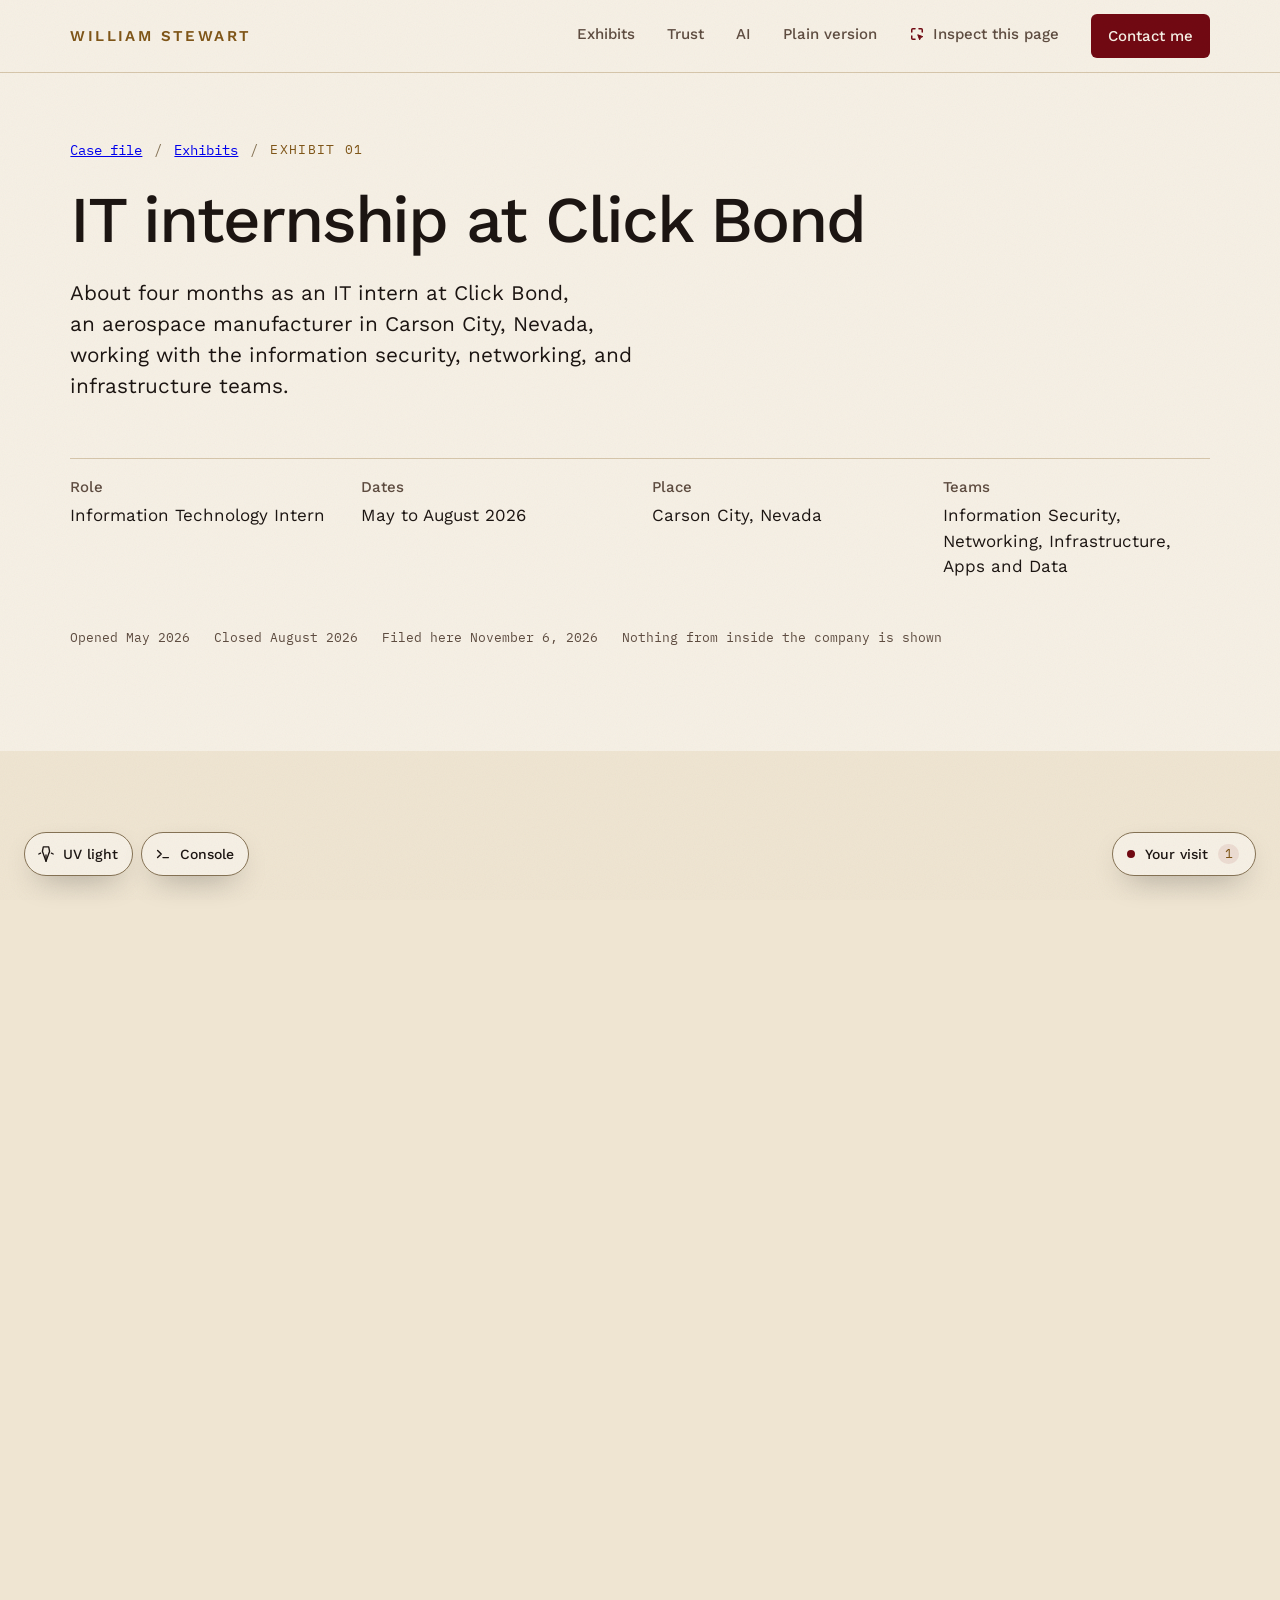
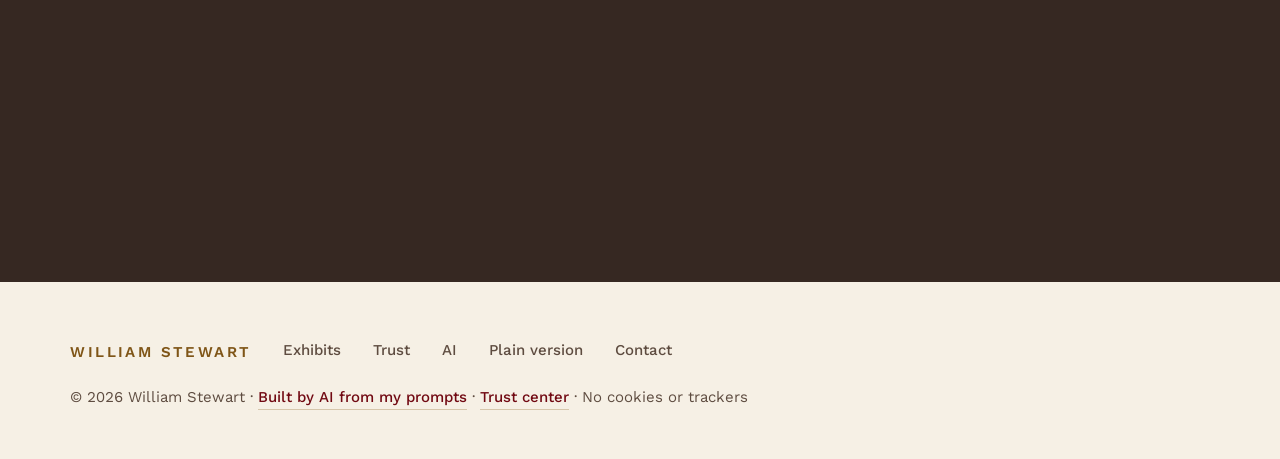
<file: clickbond.html>
<!doctype html>
<html lang="en">
<head>
<meta charset="utf-8">
<meta name="viewport" content="width=device-width, initial-scale=1, viewport-fit=cover">
<meta http-equiv="Content-Security-Policy" content="default-src 'none'; style-src 'self'; script-src 'self'; font-src 'self'; img-src 'self' data:; base-uri 'none'; form-action 'none'">
<meta name="referrer" content="no-referrer">
<title>Exhibit 01, Click Bond internship, William Stewart</title>
<meta name="description" content="What William Stewart worked on as an IT intern at Click Bond, an aerospace manufacturer in Carson City, Nevada, in summer 2026, with what each entry can show.">
<meta name="color-scheme" content="light dark">
<link rel="icon" href="assets/favicon.svg" type="image/svg+xml">
<link rel="preload" href="assets/fonts/WorkSans.woff2" as="font" type="font/woff2" crossorigin>
<link rel="stylesheet" href="assets/styles.css">
<link rel="stylesheet" href="assets/casefile.css">
<link rel="stylesheet" href="assets/inspect.css">
<link rel="stylesheet" href="assets/motion.css">
<link rel="stylesheet" href="assets/play.css">
<script src="assets/site.js" defer></script>
<script src="assets/inspect.js" defer></script>
<script src="assets/motion.js" defer></script>
<script src="assets/visit.js" defer></script>
<script src="assets/play.js" defer></script>
</head>
<body>

<header class="site-header" id="top">
  <div class="wrap">
    <a class="skip" href="#main">Skip to content</a>
    <a class="wordmark" href="index.html">William Stewart</a>
    <nav class="site-nav" aria-label="Main">
      <a class="nav-link" href="index.html#exhibits"><span class="u">Exhibits</span></a>
      <a class="nav-link" href="trust.html"><span class="u">Trust</span></a>
      <a class="nav-link" href="ai.html"><span class="u">AI</span></a>
      <a class="nav-link" href="plain.html"><span class="u">Plain version</span></a>
    </nav>
    <!-- inspect:start -->
    <button class="inspect-toggle" type="button" aria-pressed="false" hidden><svg class="inspect-toggle__icon" width="16" height="16" viewBox="0 0 16 16" aria-hidden="true" focusable="false"><path d="M2.75 6V3.75a1 1 0 0 1 1-1H6M10 2.75h2.25a1 1 0 0 1 1 1V6M2.75 10v2.25a1 1 0 0 0 1 1H6" fill="none" stroke="currentColor" stroke-width="1.5" stroke-linecap="round" stroke-linejoin="round"/><path d="M8.75 8.75l5 1.9-2.15.95-.95 2.15z" fill="currentColor" stroke="currentColor" stroke-width="1" stroke-linejoin="round"/></svg><span class="inspect-toggle__label">Inspect<span class="inspect-toggle__more"> this page</span></span></button>
    <!-- inspect:end -->
    <a class="btn btn--primary" href="#contact">Contact me</a>
  </div>
</header>

<main id="main">

  <section class="page-hero" aria-labelledby="page-title">
    <div class="wrap">
      <nav class="crumbs" aria-label="Breadcrumb"><a href="index.html">Case file</a><span class="crumbs__sep" aria-hidden="true">/</span><a href="index.html#exhibits">Exhibits</a><span class="crumbs__sep" aria-hidden="true">/</span><span class="crumbs__here" aria-current="page">Exhibit 01</span></nav>
      <h1 id="page-title">IT internship at Click Bond</h1>
      <p class="lead">About four months as an IT intern at Click Bond, an aerospace manufacturer in Carson City, Nevada, working with the information security, networking, and infrastructure teams.</p>
      <dl class="facts">
        <div><dt>Role</dt><dd>Information Technology Intern</dd></div>
        <div><dt>Dates</dt><dd>May to August 2026</dd></div>
        <div><dt>Place</dt><dd>Carson City, Nevada</dd></div>
        <div><dt>Teams</dt><dd>Information Security, Networking, Infrastructure, Apps and Data</dd></div>
      </dl>
      <p class="custody"><span>Opened May 2026</span><span>Closed August 2026</span><span>Filed here November 6, 2026</span><span>Nothing from inside the company is shown</span></p>
    </div>
  </section>

  <section class="section section--surface" id="work" aria-labelledby="work-title">
    <div class="wrap exhibit-page__grid">
      <nav class="rail has-ink" aria-labelledby="rail-title">
        <span class="ink ink--rail" aria-hidden="true">the best questions are under Ask me about</span>
        <p class="label rail__title" id="rail-title">On this page</p>
        <a class="rail__link" href="#work">What I worked on</a>
        <a class="rail__link" href="#learned">What I learned</a>
        <a class="rail__link" href="#contact">Contact</a>
        <div class="marginalia">
          <p class="label">Ask me about</p>
          <p>What happens between a vulnerability scan and a patch. A fix made while the person waits at a machine. Moving across the country for a summer.</p>
        </div>
      </nav>

      <div class="exhibit-main">
        <div class="section__head">
          <p class="exhibit-label">Exhibit 01 · six entries</p>
          <h2 id="work-title">What I worked on</h2>
          <p class="section__intro">Each entry opens to show what it can prove and what it cannot. Click Bond’s systems and data stay private, so this exhibit is my account of the work, in my words, with the tools named.</p>
        </div>
        <ul class="rows work-rows">
          <li>
            <h3>Vulnerabilities <span class="pill">Information Security</span></h3>
            <p>I partnered with the Information Security team to identify and patch software vulnerabilities using Tenable Nessus and CrowdStrike Falcon.</p>
            <details class="evidence">
              <summary><svg class="evidence__chev" width="14" height="14" viewBox="0 0 14 14" aria-hidden="true" focusable="false"><path d="M3 5.5l4 4 4-4" fill="none" stroke="currentColor" stroke-width="1.5" stroke-linecap="round" stroke-linejoin="round"/></svg>Evidence</summary>
              <dl class="evidence__body">
                <dt>Tools</dt><dd>Tenable Nessus for scanning, CrowdStrike Falcon for the endpoints.</dd>
                <dt>Shown here</dt><dd>Nothing from inside the company. Scan results name real systems, so they stay there.</dd>
                <dt>Ask me about</dt><dd>How a scan finding becomes a patch, and how we decided what to patch first.</dd>
              </dl>
            </details>
          </li>
          <li>
            <h3>Support tickets <span class="pill">Infrastructure</span></h3>
            <p>I monitored hardware and software tickets in Ivanti and gave remote software support through ManageEngine Endpoint Central.</p>
            <details class="evidence">
              <summary><svg class="evidence__chev" width="14" height="14" viewBox="0 0 14 14" aria-hidden="true" focusable="false"><path d="M3 5.5l4 4 4-4" fill="none" stroke="currentColor" stroke-width="1.5" stroke-linecap="round" stroke-linejoin="round"/></svg>Evidence</summary>
              <dl class="evidence__body">
                <dt>Tools</dt><dd>Ivanti for the queue, ManageEngine Endpoint Central for remote sessions.</dd>
                <dt>Shown here</dt><dd>No tickets. They carry names and machine details.</dd>
                <dt>Ask me about</dt><dd>A remote fix done while the person waited at a production machine, and what I check first on a slow computer.</dd>
              </dl>
            </details>
          </li>
          <li>
            <h3>Accounts and installs <span class="pill">Infrastructure</span></h3>
            <p>I managed user groups and permissions in Active Directory, and installed software and hardware across company computers.</p>
            <details class="evidence">
              <summary><svg class="evidence__chev" width="14" height="14" viewBox="0 0 14 14" aria-hidden="true" focusable="false"><path d="M3 5.5l4 4 4-4" fill="none" stroke="currentColor" stroke-width="1.5" stroke-linecap="round" stroke-linejoin="round"/></svg>Evidence</summary>
              <dl class="evidence__body">
                <dt>Tools</dt><dd>Active Directory users and groups.</dd>
                <dt>Shown here</dt><dd>No screenshots. A directory view is a map of the company.</dd>
                <dt>Ask me about</dt><dd>Why group membership, not individual permissions, is how access should be granted, and what I learned from doing it the right way.</dd>
              </dl>
            </details>
          </li>
          <li>
            <h3>Campus network <span class="pill">Networking</span></h3>
            <p>I worked with Networking to troubleshoot switches, access points, and Ethernet ports around the campus.</p>
            <details class="evidence">
              <summary><svg class="evidence__chev" width="14" height="14" viewBox="0 0 14 14" aria-hidden="true" focusable="false"><path d="M3 5.5l4 4 4-4" fill="none" stroke="currentColor" stroke-width="1.5" stroke-linecap="round" stroke-linejoin="round"/></svg>Evidence</summary>
              <dl class="evidence__body">
                <dt>Tools</dt><dd>The switches, access points, and cabling themselves; LogicMonitor for what the network reported.</dd>
                <dt>Shown here</dt><dd>No diagrams. A network map is the one thing a manufacturer should never publish.</dd>
                <dt>Ask me about</dt><dd>Tracing a dead port back through the patch panel to the switch, and how a production floor changes the order you do things in.</dd>
              </dl>
            </details>
          </li>
          <li>
            <h3>Software requests <span class="pill">Apps and Data</span></h3>
            <p>I worked with the Apps and Data team on software rationalization requests.</p>
            <details class="evidence">
              <summary><svg class="evidence__chev" width="14" height="14" viewBox="0 0 14 14" aria-hidden="true" focusable="false"><path d="M3 5.5l4 4 4-4" fill="none" stroke="currentColor" stroke-width="1.5" stroke-linecap="round" stroke-linejoin="round"/></svg>Evidence</summary>
              <dl class="evidence__body">
                <dt>What it is</dt><dd>Deciding which of several tools that do the same job a company keeps, and what happens to the rest.</dd>
                <dt>Shown here</dt><dd>No request records, since they name vendors and prices.</dd>
                <dt>Ask me about</dt><dd>What a good request looked like, and why the answer was usually about licensing and support, not features.</dd>
              </dl>
            </details>
          </li>
          <li>
            <h3>AI tools <span class="pill">Across teams</span></h3>
            <p>I used AI tools to speed up technical documentation, ticket triage, and troubleshooting research on routine support tasks.</p>
            <details class="evidence">
              <summary><svg class="evidence__chev" width="14" height="14" viewBox="0 0 14 14" aria-hidden="true" focusable="false"><path d="M3 5.5l4 4 4-4" fill="none" stroke="currentColor" stroke-width="1.5" stroke-linecap="round" stroke-linejoin="round"/></svg>Evidence</summary>
              <dl class="evidence__body">
                <dt>Shown here</dt><dd>The way I work with AI is the subject of <a class="link" href="ai.html"><span class="u">Exhibit 06</span></a>, with my real prompts.</dd>
                <dt>Where it stopped</dt><dd>Nothing from the company’s systems went into an AI tool. The drafts did; the data did not.</dd>
                <dt>Ask me about</dt><dd>Which tasks AI is good for on a help desk, and which ones I would not hand it.</dd>
              </dl>
            </details>
          </li>
        </ul>
      </div>
    </div>
  </section>

  <section class="section" id="learned" aria-labelledby="learned-title">
    <div class="wrap">
      <div class="lesson">
        <p class="exhibit-label">Finding</p>
        <h2 id="learned-title">What I learned</h2>
        <p class="voice">Manufacturing IT is different from office IT. Production can’t wait while you figure something out, and the person you’re helping is usually standing at a machine, not sitting at a desk.</p>
        <p class="measure">I also moved from Ohio to Nevada for this internship, so relocating for a summer role is something I have already done.</p>
      </div>
    </div>
  </section>

  <section class="band" id="contact" aria-labelledby="contact-title">
    <div class="wrap band__grid">
      <h2 id="contact-title">Contact</h2>
      <p class="band__intro">Email is the best way to reach me. I’m based in Cincinnati and open to relocating for a summer internship.</p>
      <p class="email"><a class="email__link" id="email-address" href="mailto:wstewart.w06@gmail.com"><span class="u">wstewart.w06@gmail.com</span></a></p>
      <div class="btn-row">
        <button class="btn btn--secondary" type="button" data-copy="wstewart.w06@gmail.com" data-copy-target="email-address" hidden><span class="swap"><span class="swap__a">Copy email address</span><span class="swap__b" aria-hidden="true">Copied</span></span></button>
        <!-- gh:start -->
        <a class="btn btn--secondary" href="William_Stewart_Resume.pdf">Download my resume</a>
        <!-- gh:end -->
      </div>
      <p class="copy-status" id="copy-status" role="status" aria-live="polite"></p>
    </div>
  </section>

</main>

<footer class="site-footer">
  <div class="wrap">
    <a class="wordmark" href="index.html">William Stewart</a>
    <nav class="site-nav" aria-label="Footer">
      <a class="nav-link" href="index.html#exhibits"><span class="u">Exhibits</span></a>
      <a class="nav-link" href="trust.html"><span class="u">Trust</span></a>
      <a class="nav-link" href="ai.html"><span class="u">AI</span></a>
      <a class="nav-link" href="plain.html"><span class="u">Plain version</span></a>
      <a class="nav-link" href="#contact"><span class="u">Contact</span></a>
    </nav>
    <p class="meta">© 2026 William Stewart · <a class="link" href="ai.html"><span class="u">Built by AI from my prompts</span></a> · <a class="link" href="trust.html"><span class="u">Trust center</span></a><!-- gh:start --> · No cookies or trackers<!-- gh:end --></p>
  </div>
</footer>

</body>
</html>
</file>
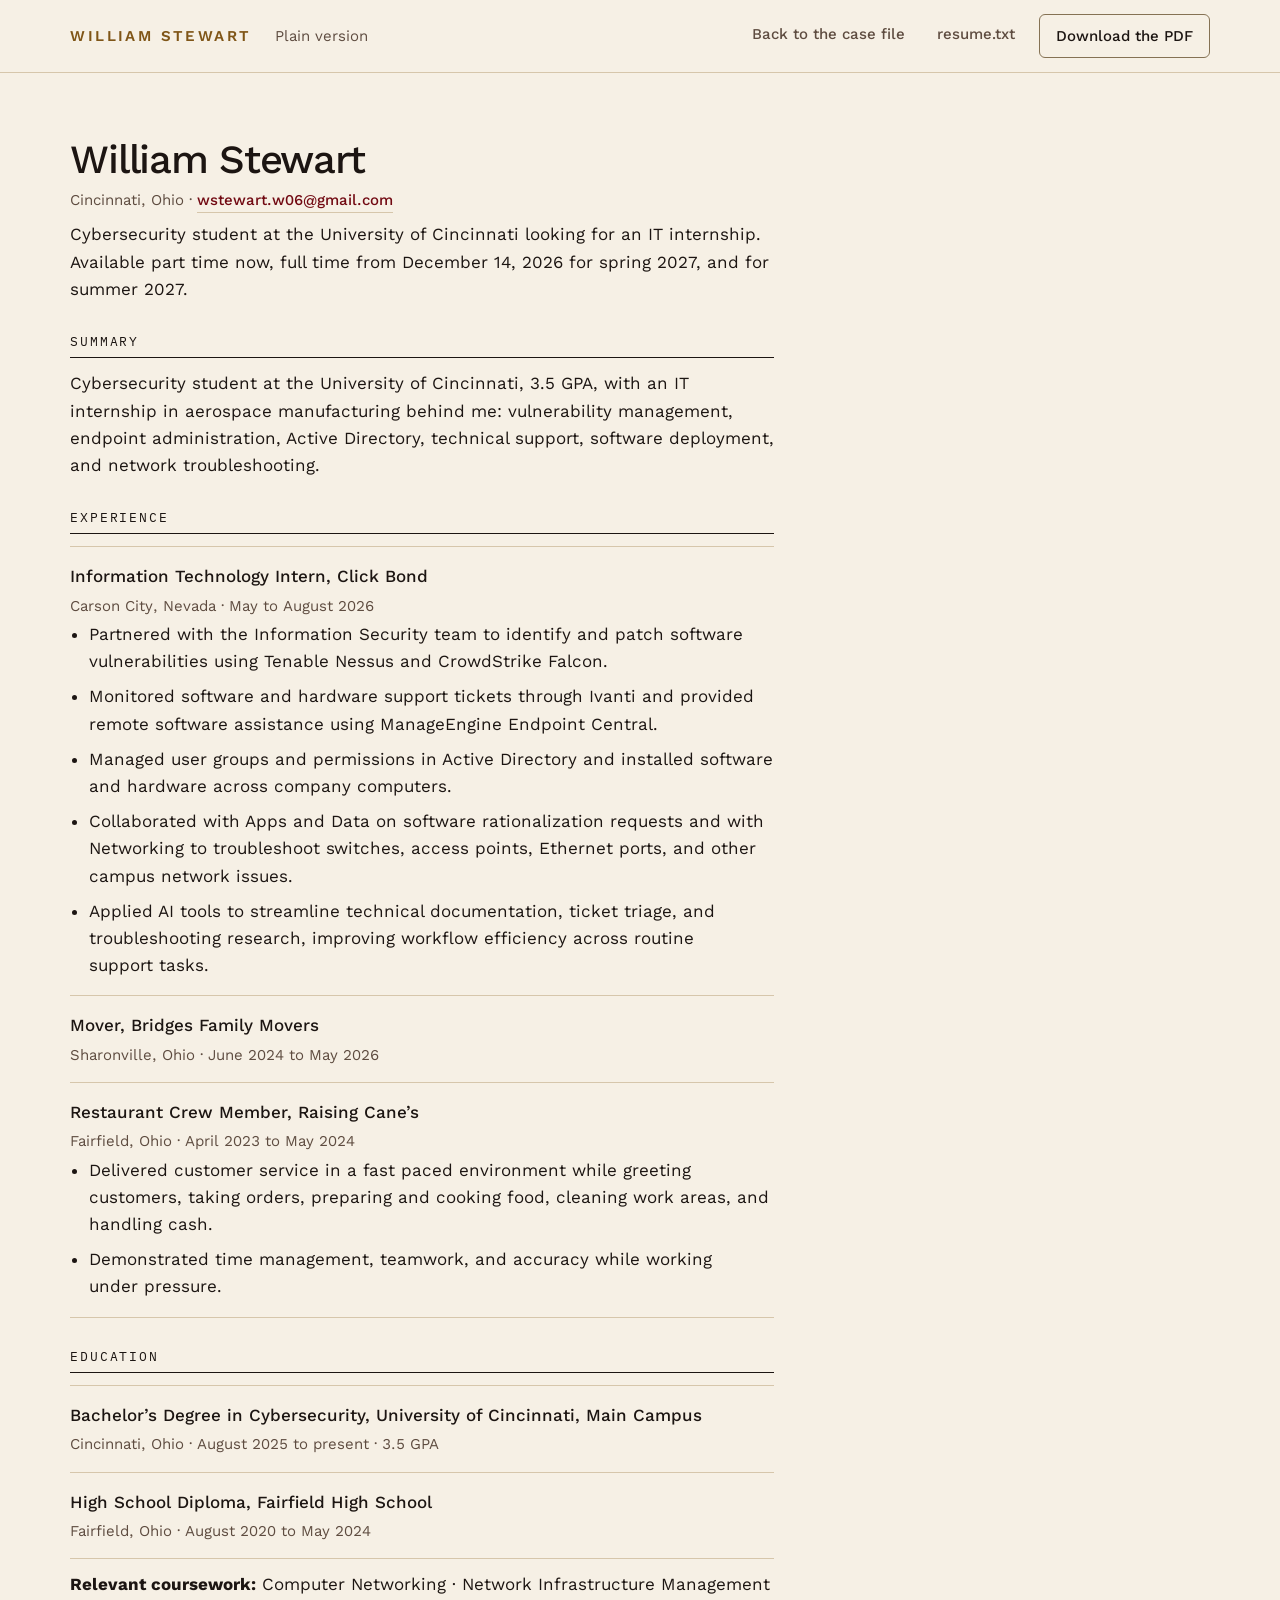
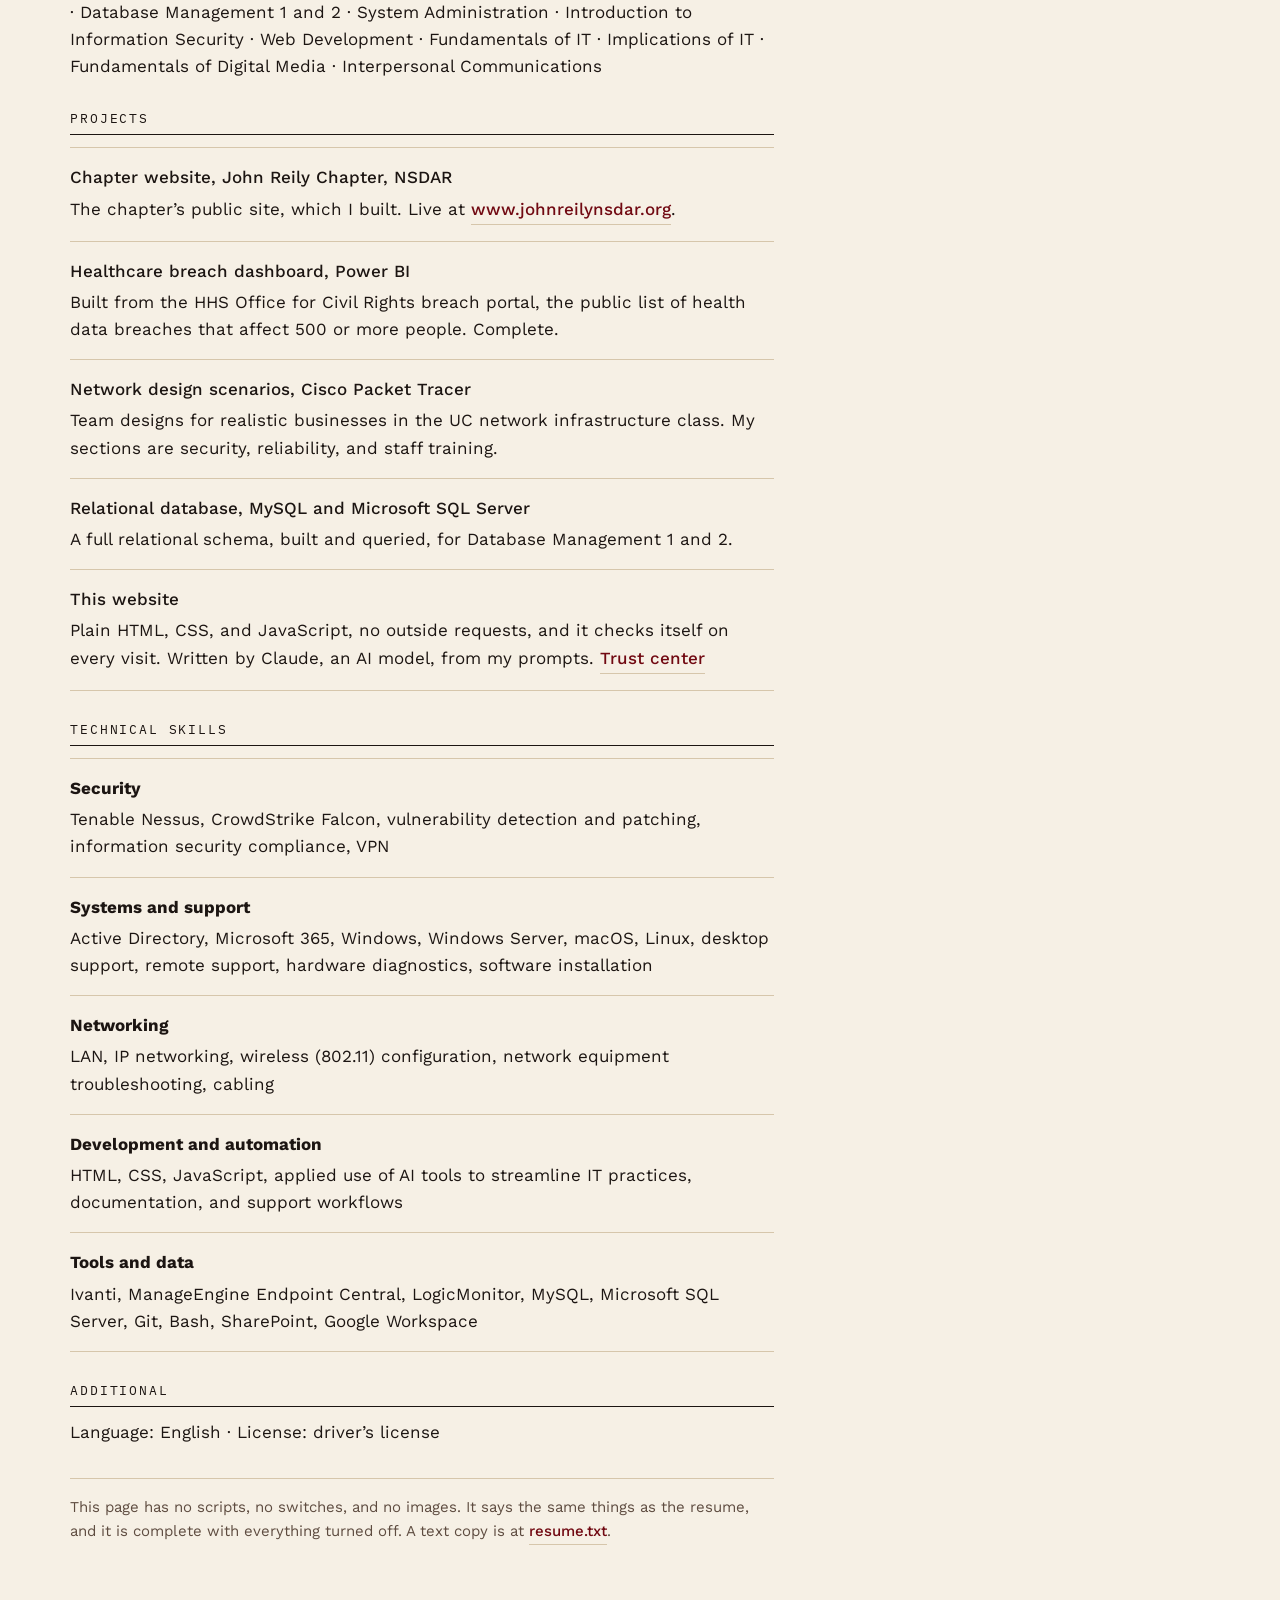
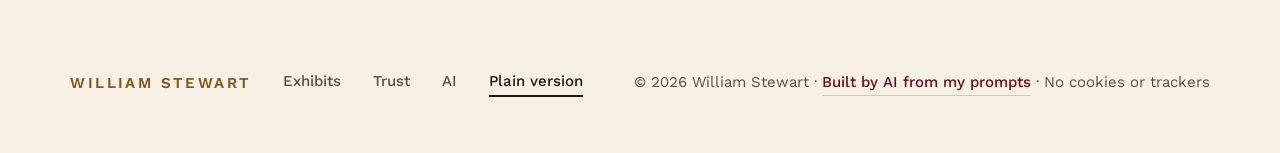
<file: plain.html>
<!doctype html>
<html lang="en">
<head>
<meta charset="utf-8">
<meta name="viewport" content="width=device-width, initial-scale=1, viewport-fit=cover">
<meta http-equiv="Content-Security-Policy" content="default-src 'none'; style-src 'self'; font-src 'self'; img-src 'self'; base-uri 'none'; form-action 'none'">
<meta name="referrer" content="no-referrer">
<title>Plain version, William Stewart</title>
<meta name="description" content="William Stewart’s resume as one plain page: cybersecurity student at the University of Cincinnati, IT intern at Click Bond in 2026, looking for an IT internship. No scripts.">
<meta name="color-scheme" content="light dark">
<link rel="icon" href="assets/favicon.svg" type="image/svg+xml">
<link rel="preload" href="assets/fonts/WorkSans.woff2" as="font" type="font/woff2" crossorigin>
<link rel="stylesheet" href="assets/styles.css">
<link rel="stylesheet" href="assets/casefile.css">
</head>
<body>

<header class="site-header plain-header" id="top">
  <div class="wrap">
    <a class="skip" href="#main">Skip to content</a>
    <a class="wordmark" href="index.html">William Stewart</a>
    <span class="meta">Plain version</span>
    <nav class="site-nav" aria-label="Main">
      <a class="nav-link" href="index.html"><span class="u">Back to the case file</span></a>
      <a class="nav-link" href="resume.txt"><span class="u">resume.txt</span></a>
    </nav>
    <!-- gh:start -->
    <a class="btn btn--secondary" href="William_Stewart_Resume.pdf">Download the PDF</a>
    <!-- gh:end -->
  </div>
</header>

<main id="main" class="wrap">
  <div class="plain">
    <div class="plain__head">
      <h1>William Stewart</h1>
      <p class="meta">Cincinnati, Ohio · <a class="link" href="mailto:wstewart.w06@gmail.com"><span class="u">wstewart.w06@gmail.com</span></a></p>
      <p>Cybersecurity student at the University of Cincinnati looking for an IT internship. Available part time now, full time from December 14, 2026 for spring 2027, and for summer 2027.</p>
    </div>

    <section aria-labelledby="p-summary">
      <h2 id="p-summary">Summary</h2>
      <p>Cybersecurity student at the University of Cincinnati, 3.5 GPA, with an IT internship in aerospace manufacturing behind me: vulnerability management, endpoint administration, Active Directory, technical support, software deployment, and network troubleshooting.</p>
    </section>

    <section aria-labelledby="p-experience">
      <h2 id="p-experience">Experience</h2>
      <div class="rows">
        <div>
          <p class="row__title">Information Technology Intern, Click Bond</p>
          <p class="meta">Carson City, Nevada · May to August 2026</p>
          <ul>
            <li>Partnered with the Information Security team to identify and patch software vulnerabilities using Tenable Nessus and CrowdStrike Falcon.</li>
            <li>Monitored software and hardware support tickets through Ivanti and provided remote software assistance using ManageEngine Endpoint Central.</li>
            <li>Managed user groups and permissions in Active Directory and installed software and hardware across company computers.</li>
            <li>Collaborated with Apps and Data on software rationalization requests and with Networking to troubleshoot switches, access points, Ethernet ports, and other campus network issues.</li>
            <li>Applied AI tools to streamline technical documentation, ticket triage, and troubleshooting research, improving workflow efficiency across routine support tasks.</li>
          </ul>
        </div>
        <div>
          <p class="row__title">Mover, Bridges Family Movers</p>
          <p class="meta">Sharonville, Ohio · June 2024 to May 2026</p>
        </div>
        <div>
          <p class="row__title">Restaurant Crew Member, Raising Cane’s</p>
          <p class="meta">Fairfield, Ohio · April 2023 to May 2024</p>
          <ul>
            <li>Delivered customer service in a fast paced environment while greeting customers, taking orders, preparing and cooking food, cleaning work areas, and handling cash.</li>
            <li>Demonstrated time management, teamwork, and accuracy while working under pressure.</li>
          </ul>
        </div>
      </div>
    </section>

    <section aria-labelledby="p-education">
      <h2 id="p-education">Education</h2>
      <div class="rows">
        <div>
          <p class="row__title">Bachelor’s Degree in Cybersecurity, University of Cincinnati, Main Campus</p>
          <p class="meta">Cincinnati, Ohio · August 2025 to present · 3.5 GPA</p>
        </div>
        <div>
          <p class="row__title">High School Diploma, Fairfield High School</p>
          <p class="meta">Fairfield, Ohio · August 2020 to May 2024</p>
        </div>
      </div>
      <p><strong>Relevant coursework:</strong> Computer Networking · Network Infrastructure Management · Database Management 1 and 2 · System Administration · Introduction to Information Security · Web Development · Fundamentals of IT · Implications of IT · Fundamentals of Digital Media · Interpersonal Communications</p>
    </section>

    <section aria-labelledby="p-projects">
      <h2 id="p-projects">Projects</h2>
      <div class="rows">
        <div>
          <p class="row__title">Chapter website, John Reily Chapter, NSDAR</p>
          <p>The chapter’s public site, which I built. Live at <a class="link" href="https://www.johnreilynsdar.org"><span class="u">www.johnreilynsdar.org</span></a>.</p>
        </div>
        <div>
          <p class="row__title">Healthcare breach dashboard, Power BI</p>
          <p>Built from the HHS Office for Civil Rights breach portal, the public list of health data breaches that affect 500 or more people. Complete.</p>
        </div>
        <div>
          <p class="row__title">Network design scenarios, Cisco Packet Tracer</p>
          <p>Team designs for realistic businesses in the UC network infrastructure class. My sections are security, reliability, and staff training.</p>
        </div>
        <div>
          <p class="row__title">Relational database, MySQL and Microsoft SQL Server</p>
          <p>A full relational schema, built and queried, for Database Management 1 and 2.</p>
        </div>
        <div>
          <p class="row__title">This website</p>
          <p>Plain HTML, CSS, and JavaScript, no outside requests, and it checks itself on every visit. Written by Claude, an AI model, from my prompts. <a class="link" href="trust.html"><span class="u">Trust center</span></a></p>
        </div>
      </div>
    </section>

    <section aria-labelledby="p-skills">
      <h2 id="p-skills">Technical skills</h2>
      <dl class="rows">
        <div><dt><strong>Security</strong></dt><dd>Tenable Nessus, CrowdStrike Falcon, vulnerability detection and patching, information security compliance, VPN</dd></div>
        <div><dt><strong>Systems and support</strong></dt><dd>Active Directory, Microsoft 365, Windows, Windows Server, macOS, Linux, desktop support, remote support, hardware diagnostics, software installation</dd></div>
        <div><dt><strong>Networking</strong></dt><dd>LAN, IP networking, wireless (802.11) configuration, network equipment troubleshooting, cabling</dd></div>
        <div><dt><strong>Development and automation</strong></dt><dd>HTML, CSS, JavaScript, applied use of AI tools to streamline IT practices, documentation, and support workflows</dd></div>
        <div><dt><strong>Tools and data</strong></dt><dd>Ivanti, ManageEngine Endpoint Central, LogicMonitor, MySQL, Microsoft SQL Server, Git, Bash, SharePoint, Google Workspace</dd></div>
      </dl>
    </section>

    <section aria-labelledby="p-additional">
      <h2 id="p-additional">Additional</h2>
      <p>Language: English · License: driver’s license</p>
    </section>

    <p class="plain__note">This page has no scripts, no switches, and no images. It says the same things as the resume, and it is complete with everything turned off. A text copy is at <a class="link" href="resume.txt"><span class="u">resume.txt</span></a>.</p>
  </div>
</main>

<footer class="site-footer">
  <div class="wrap">
    <a class="wordmark" href="index.html">William Stewart</a>
    <nav class="site-nav" aria-label="Footer">
      <a class="nav-link" href="index.html#exhibits"><span class="u">Exhibits</span></a>
      <a class="nav-link" href="trust.html"><span class="u">Trust</span></a>
      <a class="nav-link" href="ai.html"><span class="u">AI</span></a>
      <a class="nav-link" href="plain.html" aria-current="page"><span class="u">Plain version</span></a>
    </nav>
    <p class="meta">© 2026 William Stewart · <a class="link" href="ai.html"><span class="u">Built by AI from my prompts</span></a><!-- gh:start --> · No cookies or trackers<!-- gh:end --></p>
  </div>
</footer>

</body>
</html>
</file>
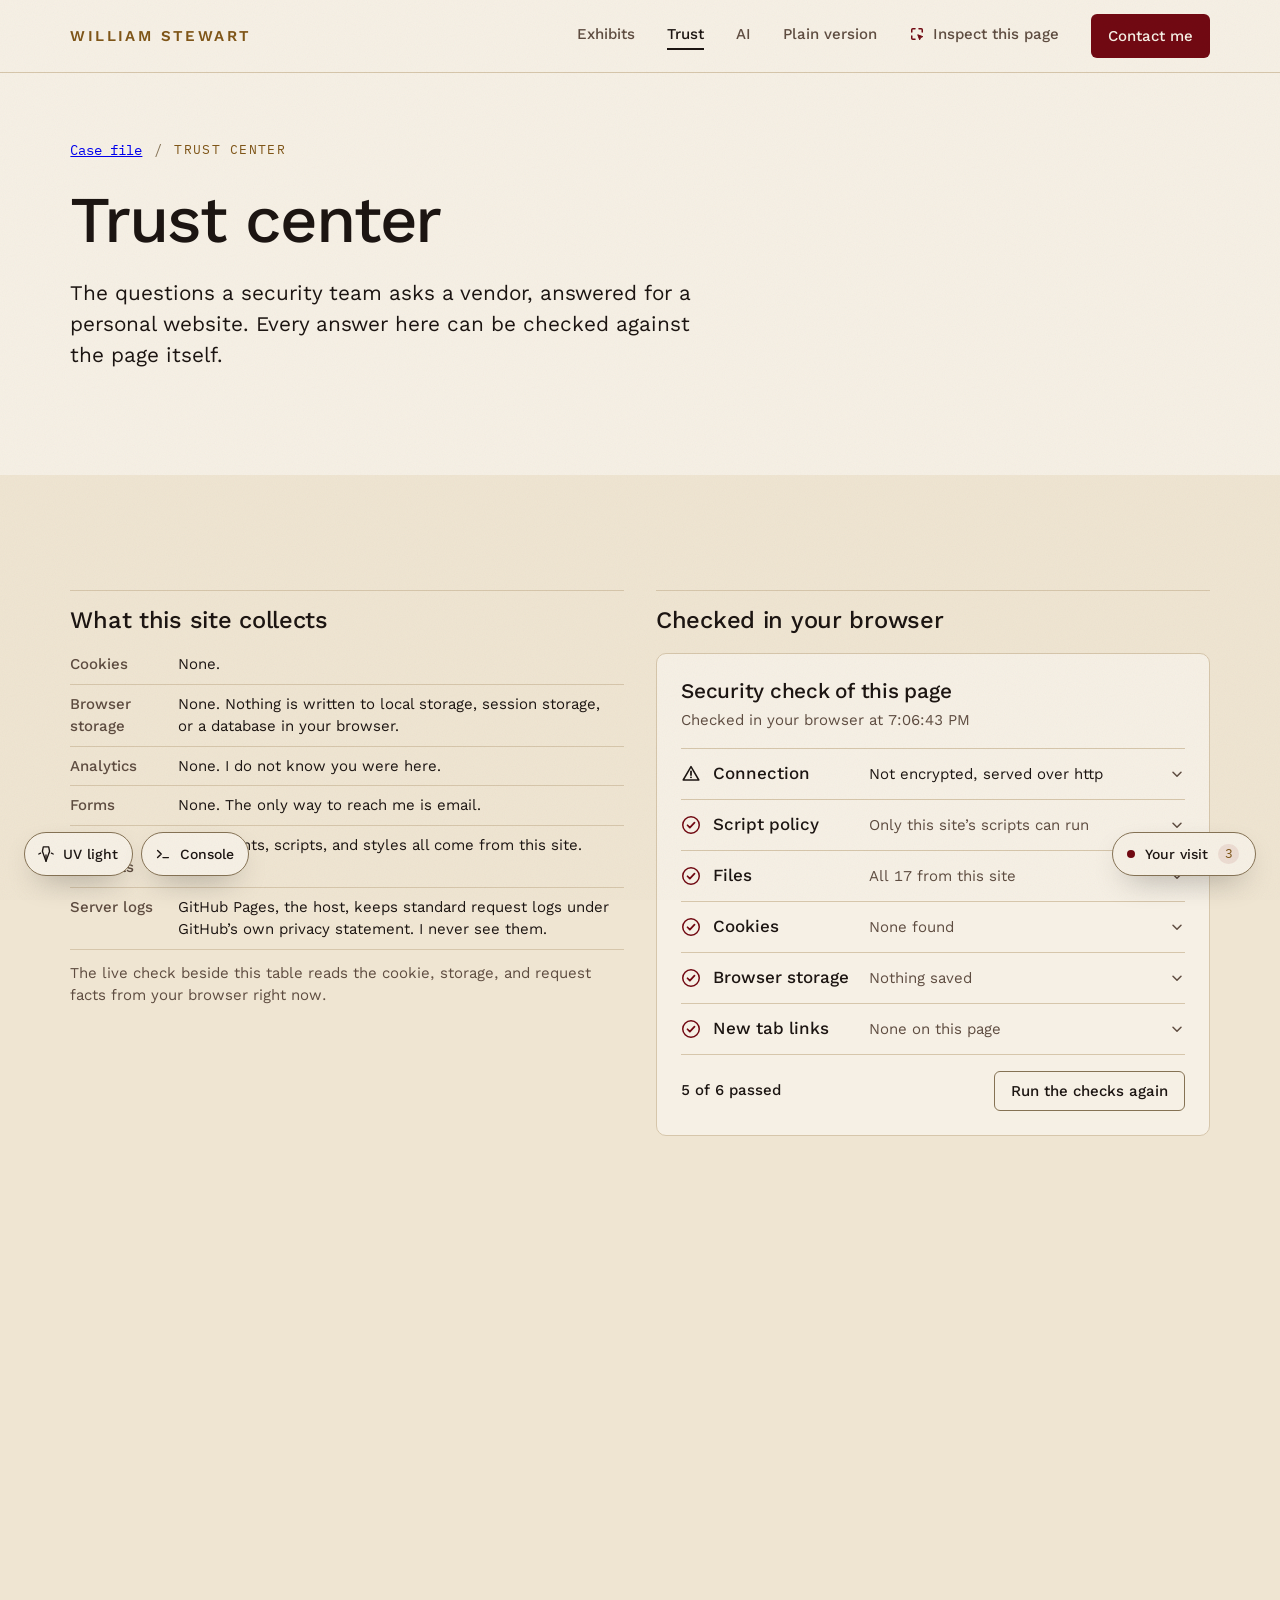
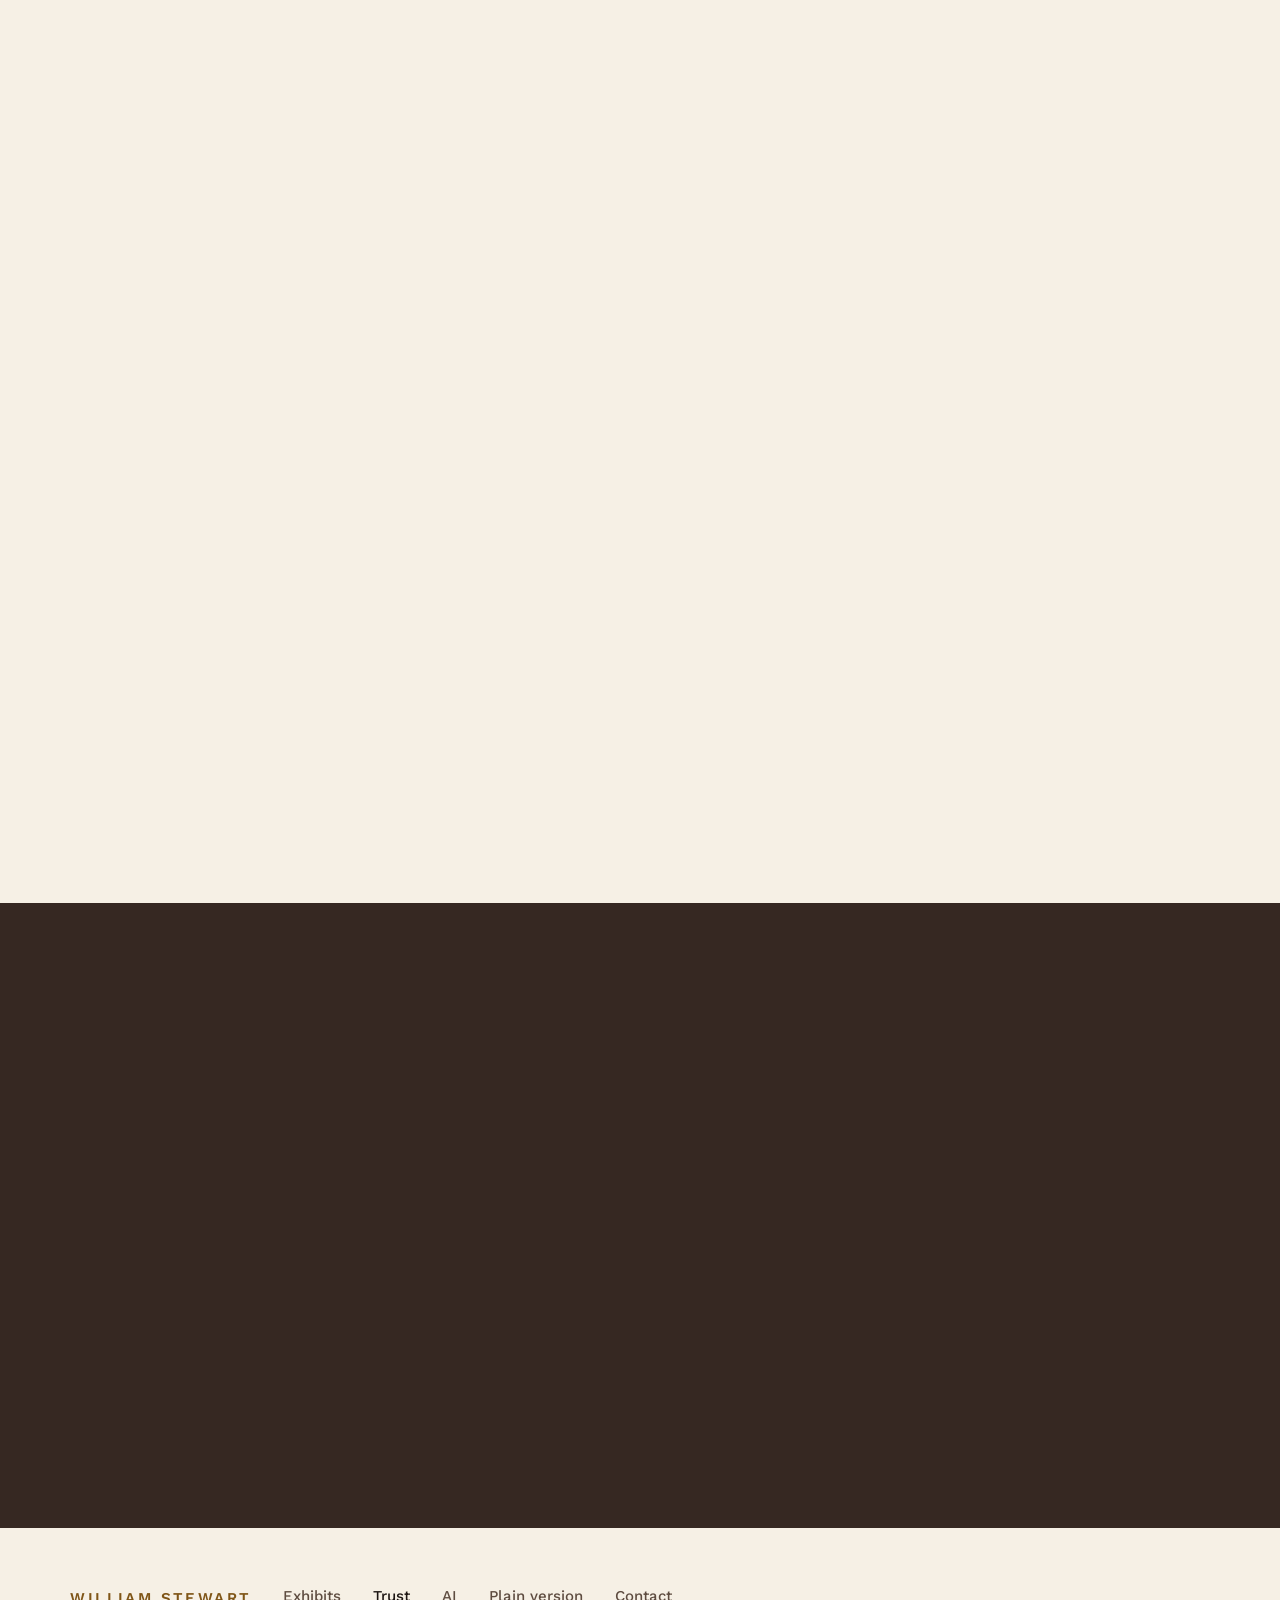
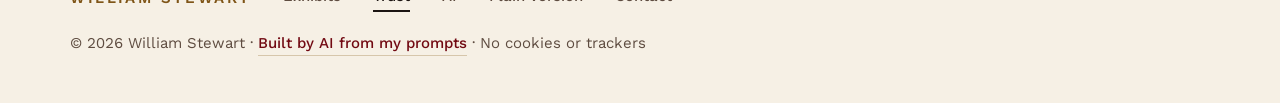
<file: trust.html>
<!doctype html>
<html lang="en">
<head>
<meta charset="utf-8">
<meta name="viewport" content="width=device-width, initial-scale=1, viewport-fit=cover">
<meta http-equiv="Content-Security-Policy" content="default-src 'none'; style-src 'self'; script-src 'self'; font-src 'self'; img-src 'self' data:; base-uri 'none'; form-action 'none'">
<meta name="referrer" content="no-referrer">
<title>Trust center, William Stewart</title>
<meta name="description" content="What William Stewart’s portfolio site collects (nothing), what it loads, its security policy, how it was built, how to report a problem, and what draws the seal on the cover.">
<meta name="color-scheme" content="light dark">
<link rel="icon" href="assets/favicon.svg" type="image/svg+xml">
<link rel="preload" href="assets/fonts/WorkSans.woff2" as="font" type="font/woff2" crossorigin>
<link rel="stylesheet" href="assets/styles.css">
<link rel="stylesheet" href="assets/casefile.css">
<link rel="stylesheet" href="assets/check.css">
<link rel="stylesheet" href="assets/inspect.css">
<link rel="stylesheet" href="assets/motion.css">
<link rel="stylesheet" href="assets/play.css">
<script src="assets/site.js" defer></script>
<script src="assets/casefile.js" defer></script>
<script src="assets/check.js" defer></script>
<script src="assets/inspect.js" defer></script>
<script src="assets/motion.js" defer></script>
<script src="assets/visit.js" defer></script>
<script src="assets/play.js" defer></script>
</head>
<body>

<header class="site-header" id="top">
  <div class="wrap">
    <a class="skip" href="#main">Skip to content</a>
    <a class="wordmark" href="index.html">William Stewart</a>
    <nav class="site-nav" aria-label="Main">
      <a class="nav-link" href="index.html#exhibits"><span class="u">Exhibits</span></a>
      <a class="nav-link" href="trust.html" aria-current="page"><span class="u">Trust</span></a>
      <a class="nav-link" href="ai.html"><span class="u">AI</span></a>
      <a class="nav-link" href="plain.html"><span class="u">Plain version</span></a>
    </nav>
    <!-- inspect:start -->
    <button class="inspect-toggle" type="button" aria-pressed="false" hidden><svg class="inspect-toggle__icon" width="16" height="16" viewBox="0 0 16 16" aria-hidden="true" focusable="false"><path d="M2.75 6V3.75a1 1 0 0 1 1-1H6M10 2.75h2.25a1 1 0 0 1 1 1V6M2.75 10v2.25a1 1 0 0 0 1 1H6" fill="none" stroke="currentColor" stroke-width="1.5" stroke-linecap="round" stroke-linejoin="round"/><path d="M8.75 8.75l5 1.9-2.15.95-.95 2.15z" fill="currentColor" stroke="currentColor" stroke-width="1" stroke-linejoin="round"/></svg><span class="inspect-toggle__label">Inspect<span class="inspect-toggle__more"> this page</span></span></button>
    <!-- inspect:end -->
    <a class="btn btn--primary" href="#contact">Contact me</a>
  </div>
</header>

<main id="main">

  <section class="page-hero" aria-labelledby="page-title">
    <div class="wrap">
      <nav class="crumbs" aria-label="Breadcrumb"><a href="index.html">Case file</a><span class="crumbs__sep" aria-hidden="true">/</span><span class="crumbs__here" aria-current="page">Trust center</span></nav>
      <h1 id="page-title">Trust center</h1>
      <p class="lead">The questions a security team asks a vendor, answered for a personal website. Every answer here can be checked against the page itself.</p>
    </div>
  </section>

  <section class="section section--surface" aria-label="Trust facts">
    <div class="wrap trust-grid">

      <div class="trust-item" id="collects">
        <h2>What this site collects</h2>
        <table class="ledger">
          <tbody>
            <tr><th scope="row">Cookies</th><td>None.</td></tr>
            <tr><th scope="row">Browser storage</th><td>None. Nothing is written to local storage, session storage, or a database in your browser.</td></tr>
            <tr><th scope="row">Analytics</th><td>None. I do not know you were here.</td></tr>
            <tr><th scope="row">Forms</th><td>None. The only way to reach me is email.</td></tr>
            <tr><th scope="row">Outside requests</th><td>None. Fonts, scripts, and styles all come from this site.</td></tr>
            <tr><th scope="row">Server logs</th><td>GitHub Pages, the host, keeps standard request logs under GitHub’s own privacy statement. I never see them.</td></tr>
          </tbody>
        </table>
        <p class="meta">The live check beside this table reads the cookie, storage, and request facts from your browser right now.</p>
      </div>

      <div class="trust-item" id="live">
        <h2>Checked in your browser</h2>
        <!-- check:start -->
        <section class="check" aria-labelledby="check-title">
          <div class="check__head">
            <h3 class="check__title" id="check-title">Security check of this page</h3>
            <p class="check__when"><noscript>Scripts are off, so these checks can’t run here. The page works fully without them.</noscript></p>
          </div>
          <ul class="check__list">
            <li class="check__item" data-check="connection">
              <div class="check__row"><svg class="check__icon" width="20" height="20" viewBox="0 0 20 20" aria-hidden="true" focusable="false"><circle cx="10" cy="10" r="8.25"/></svg><span class="check__name">Connection</span><span class="check__result">The live site uses HTTPS</span></div>
            </li>
            <li class="check__item" data-check="policy">
              <div class="check__row"><svg class="check__icon" width="20" height="20" viewBox="0 0 20 20" aria-hidden="true" focusable="false"><circle cx="10" cy="10" r="8.25"/></svg><span class="check__name">Script policy</span><span class="check__result">Only this site’s scripts can run</span></div>
            </li>
            <li class="check__item" data-check="files">
              <div class="check__row"><svg class="check__icon" width="20" height="20" viewBox="0 0 20 20" aria-hidden="true" focusable="false"><circle cx="10" cy="10" r="8.25"/></svg><span class="check__name">Files</span><span class="check__result">All from this site</span></div>
            </li>
            <li class="check__item" data-check="cookies">
              <div class="check__row"><svg class="check__icon" width="20" height="20" viewBox="0 0 20 20" aria-hidden="true" focusable="false"><circle cx="10" cy="10" r="8.25"/></svg><span class="check__name">Cookies</span><span class="check__result">None set by this site</span></div>
            </li>
            <li class="check__item" data-check="storage">
              <div class="check__row"><svg class="check__icon" width="20" height="20" viewBox="0 0 20 20" aria-hidden="true" focusable="false"><circle cx="10" cy="10" r="8.25"/></svg><span class="check__name">Browser storage</span><span class="check__result">Nothing saved by this site</span></div>
            </li>
            <li class="check__item" data-check="links">
              <div class="check__row"><svg class="check__icon" width="20" height="20" viewBox="0 0 20 20" aria-hidden="true" focusable="false"><circle cx="10" cy="10" r="8.25"/></svg><span class="check__name">New tab links</span><span class="check__result">Isolated from this page</span></div>
            </li>
          </ul>
          <div class="check__foot" hidden>
            <p class="check__sum"></p>
            <button class="btn btn--secondary check__btn" type="button" data-check-again>Run the checks again</button>
          </div>
        </section>
        <!-- check:end -->
      </div>

      <div class="trust-item trust-item--wide" id="policy">
        <h2>Policy and headers</h2>
        <table class="ledger">
          <thead>
            <tr><th scope="col">What</th><th scope="col">Set by</th><th scope="col">Value</th></tr>
          </thead>
          <tbody>
            <tr><th scope="row">Content Security Policy</th><td>Each page, in its head</td><td><code>default-src 'none'; style-src 'self'; script-src 'self'; font-src 'self'; img-src 'self' data:; base-uri 'none'; form-action 'none'</code>. Everything is refused unless it comes from this site. No inline scripts, no inline styles, no outside fonts or images.</td></tr>
            <tr><th scope="row">Referrer policy</th><td>Each page, in its head</td><td><code>no-referrer</code>. When you follow a link out of here, the other site is not told where you came from.</td></tr>
            <tr><th scope="row">Encryption</th><td>The host</td><td>GitHub Pages serves the site over HTTPS. The first row of the live check reads the scheme of the page you are on.</td></tr>
            <tr><th scope="row">Other response headers</th><td>The host</td><td>A static page cannot set them, so GitHub decides. Read them yourself with this site’s address in place of the example:</td></tr>
          </tbody>
        </table>
        <pre><code>curl -sI https://example.github.io/</code></pre>
      </div>

      <div class="trust-item" id="loads">
        <h2>What this site loads</h2>
        <table class="ledger">
          <tbody>
            <tr><th scope="row">Fonts</th><td>Work Sans and IBM Plex Mono, served from this site under the SIL Open Font License.</td></tr>
            <tr><th scope="row">Scripts</th><td>Six small files of plain JavaScript: the copy button, this case file layer, the live check, Inspect mode, the work map, and the AI page. No framework, no build step, nothing minified, so view source shows you exactly what runs.</td></tr>
            <tr><th scope="row">Images</th><td>One SVG icon for the browser tab. The seal is drawn as SVG in the page.</td></tr>
            <tr><th scope="row">Outside services</th><td>None. No analytics, no font service, no embeds, no comment widget.</td></tr>
          </tbody>
        </table>
      </div>

      <div class="trust-item" id="built">
        <h2>How it was built</h2>
        <p>Claude, an AI model made by Anthropic, wrote the code and the copy from my prompts. I set the goal, the facts, and the rules, and I made the final calls. <a class="link" href="ai.html"><span class="u">Exhibit 06</span></a> shows the prompts.</p>
        <p>Before each version went up it was checked in a headless browser: no console errors, no policy violations, keyboard focus on every control, text contrast at WCAG AA or better, and no sideways scrolling at five screen widths.</p>
        <p>Inspect mode, the switch in the header, shows the same measurements live on every part of every page.</p>
      </div>

      <div class="trust-item" id="report">
        <h2>Report a problem</h2>
        <p>Found a flaw, a broken link, or a claim that is not true? Email me with the page and what you saw. I reply to every report.</p>
        <p>There is also a <a class="link" href=".well-known/security.txt"><span class="u">security.txt</span></a> file, the standard place for a site’s security contact, so a scanner finds the same address.</p>
        <a class="link" href="mailto:wstewart.w06@gmail.com"><span class="u">wstewart.w06@gmail.com</span></a>
      </div>

      <div class="trust-item" id="visit">
        <h2>Your visit</h2>
        <p>The Your visit button in the corner is a small security operations view of your own session: page load, the seal, the live check, where you scrolled, tab switches, copies, prints, keyboard use, opened drawers. It gives each event the rule that noticed it and a severity that never rises above low.</p>
        <p>It is kept in memory in this tab, never sent, and Wipe clears it. There is no server to send it to; the Network tab of your developer tools shows that no request leaves.</p>
      </div>

      <div class="trust-item" id="fame">
        <h2>Hall of fame</h2>
        <p>Nobody yet. The first person to report something real goes here with the date and what they found, if they want to be listed. The file also hides six flags: open the console (the button in the bottom left corner), type help, and send me the six when you have them.</p>
      </div>

      <div class="trust-item trust-item--wide" id="changelog">
        <h2>Changelog</h2>
        <table class="ledger">
          <thead>
            <tr><th scope="col">Date</th><th scope="col">Change</th></tr>
          </thead>
          <tbody>
            <tr><td>November 6, 2026</td><td>The case file: cover with the seal, exhibit index, evidence drawers on the Click Bond exhibit, this trust center, the plain version, and security.txt.</td></tr>
            <tr><td>November 6, 2026</td><td>Live security check, Inspect mode, the work map, and the How I use AI page.</td></tr>
            <tr><td>November 6, 2026</td><td>First version: home page, Click Bond page, the palette, Work Sans.</td></tr>
            <tr><td>November 2, 2026</td><td>Plan written.</td></tr>
          </tbody>
        </table>
      </div>

    </div>
  </section>

  <section class="section" id="seal" aria-labelledby="seal-title">
    <div class="wrap seal-grid has-ink">
      <span class="ink ink--trust" aria-hidden="true">eleven signals in, one picture out, nothing kept</span>
      <div class="seal-grid__figure">
        <div class="seal" data-seal><svg class="seal__svg" viewBox="0 0 260 260" width="260" height="260" role="img" aria-labelledby="seal-trust-title" focusable="false">
<title id="seal-trust-title">Seal, drawn from your browser’s signals when scripts are on</title>
<defs><path id="seal-trust-ring" d="M130 22a108 108 0 1 1 -0.01 0"/></defs>
<circle class="seal__ring" cx="130" cy="130" r="124" pathLength="1"/>
<circle class="seal__ring seal__ring--inner" cx="130" cy="130" r="92" pathLength="1"/>
<text class="seal__text"><textPath href="#seal-trust-ring" textLength="676" lengthAdjust="spacing">Case file · William Stewart · Checked in your browser · Nothing stored · </textPath></text>
<g class="seal__ticks"><path class="seal__tick" d="M130 42L130 48" pathLength="1"/><path class="seal__tick" d="M163.7 48.7L160.6 56.1" pathLength="1"/><path class="seal__tick" d="M192.2 67.8L186.6 73.4" pathLength="1"/><path class="seal__tick" d="M211.3 96.3L204.8 99" pathLength="1"/><path class="seal__tick" d="M218 130L208 130" pathLength="1"/><path class="seal__tick" d="M211.3 163.7L205.8 161.4" pathLength="1"/><path class="seal__tick" d="M192.2 192.2L188.7 188.7" pathLength="1"/><path class="seal__tick" d="M163.7 211.3L160.6 203.9" pathLength="1"/><path class="seal__tick" d="M130 218L130 206" pathLength="1"/><path class="seal__tick" d="M96.3 211.3L98.2 206.7" pathLength="1"/><path class="seal__tick" d="M67.8 192.2L75.6 184.4" pathLength="1"/><path class="seal__tick" d="M48.7 163.7L56.1 160.6" pathLength="1"/><path class="seal__tick" d="M42 130L52 130" pathLength="1"/><path class="seal__tick" d="M48.7 96.3L58.9 100.5" pathLength="1"/><path class="seal__tick" d="M67.8 67.8L74.1 74.1" pathLength="1"/><path class="seal__tick" d="M96.3 48.7L99.8 57" pathLength="1"/></g>
<g class="seal__dashes"><path class="seal__dash" d="M225.6 113.4A97 97 0 0 1 194.7 202.3"/><path class="seal__dash" d="M196.9 200.3A97 97 0 0 1 151.1 224.7"/><path class="seal__dash" d="M106.4 35.9A97 97 0 0 1 210.4 75.7"/></g>
<path class="seal__mark" d="M139.6 98.4L191.1 119.2L167.9 132L142.7 166.9L114 158.9L110.6 140.3L106.2 119.4L119.9 72.9Z" pathLength="1"/>
<g class="seal__dots"><circle class="seal__dot" cx="139.6" cy="98.4" r="3"/><circle class="seal__dot" cx="191.1" cy="119.2" r="3"/><circle class="seal__dot" cx="167.9" cy="132" r="3"/><circle class="seal__dot" cx="142.7" cy="166.9" r="3"/><circle class="seal__dot" cx="114" cy="158.9" r="3"/><circle class="seal__dot" cx="110.6" cy="140.3" r="3"/><circle class="seal__dot" cx="106.2" cy="119.4" r="3"/><circle class="seal__dot" cx="119.9" cy="72.9" r="3"/></g>
</svg></div>
        <p class="seal__id mono" data-seal-id>The file’s own seal</p>
        <p class="seal__caption" data-seal-caption>With scripts on, this seal is drawn from the eleven signals listed here. With scripts off, it is the file’s own seal.</p>
      </div>
      <div class="seal-grid__text">
        <div class="section__head">
          <p class="exhibit-label">Your seal</p>
          <h2 id="seal-title">What draws the seal</h2>
          <p class="section__intro">Eleven signals your browser gives every site it visits, read, joined, hashed, and turned into the ticks, arcs, and mark of the seal. All of it happens in your browser, and none of it leaves.</p>
        </div>
        <p class="measure">These are the same signals a tracker uses to recognize a browser without a cookie. Here they draw a picture and are then forgotten. Nothing is stored, nothing is sent, and reloading the page reads them again from scratch.</p>
        <dl class="signals" data-signals>
          <dt>Browser</dt><dd>Not read: scripts are off</dd>
          <dt>Platform</dt><dd>Not read: scripts are off</dd>
          <dt>Language</dt><dd>Not read: scripts are off</dd>
          <dt>Time zone</dt><dd>Not read: scripts are off</dd>
          <dt>Screen</dt><dd>Not read: scripts are off</dd>
          <dt>Processor cores</dt><dd>Not read: scripts are off</dd>
          <dt>Touch</dt><dd>Not read: scripts are off</dd>
          <dt>Canvas drawing</dt><dd>Not read: scripts are off</dd>
          <dt>Graphics renderer</dt><dd>Not read: scripts are off</dd>
          <dt>Fonts installed</dt><dd>Not read: scripts are off</dd>
          <dt>Preferences</dt><dd>Not read: scripts are off</dd>
        </dl>
        <p class="measure">Not read: your address, your location, your history, anything you typed, or anything outside this tab. Firefox, Safari, and Brave hide or blur some of the signals above on purpose. If your seal looks plain, that is why, and it is a good thing.</p>
        <p class="meta">The hash is SHA 256 where the browser offers it. The code is in <code>assets/casefile.js</code>, in plain text.</p>
      </div>
    </div>
  </section>

  <section class="band" id="contact" aria-labelledby="contact-title">
    <div class="wrap band__grid">
      <h2 id="contact-title">Contact</h2>
      <p class="band__intro">Email is the best way to reach me. I’m based in Cincinnati and open to relocating for a summer internship.</p>
      <p class="email"><a class="email__link" id="email-address" href="mailto:wstewart.w06@gmail.com"><span class="u">wstewart.w06@gmail.com</span></a></p>
      <div class="btn-row">
        <button class="btn btn--secondary" type="button" data-copy="wstewart.w06@gmail.com" data-copy-target="email-address" hidden><span class="swap"><span class="swap__a">Copy email address</span><span class="swap__b" aria-hidden="true">Copied</span></span></button>
        <!-- gh:start -->
        <a class="btn btn--secondary" href="William_Stewart_Resume.pdf">Download my resume</a>
        <!-- gh:end -->
      </div>
      <p class="copy-status" id="copy-status" role="status" aria-live="polite"></p>
    </div>
  </section>

</main>

<footer class="site-footer">
  <div class="wrap">
    <a class="wordmark" href="index.html">William Stewart</a>
    <nav class="site-nav" aria-label="Footer">
      <a class="nav-link" href="index.html#exhibits"><span class="u">Exhibits</span></a>
      <a class="nav-link" href="trust.html" aria-current="page"><span class="u">Trust</span></a>
      <a class="nav-link" href="ai.html"><span class="u">AI</span></a>
      <a class="nav-link" href="plain.html"><span class="u">Plain version</span></a>
      <a class="nav-link" href="#contact"><span class="u">Contact</span></a>
    </nav>
    <p class="meta">© 2026 William Stewart · <a class="link" href="ai.html"><span class="u">Built by AI from my prompts</span></a><!-- gh:start --> · No cookies or trackers<!-- gh:end --></p>
  </div>
</footer>

</body>
</html>
</file>
<file: assets/styles.css>
/*
  William Stewart, portfolio styles.
  Layout: one 12 column wrap (1280px max) on equal edges; sections parted by space,
  one tinted section and one espresso contact band. Rows with 1px rules carry lists.
  Type: Work Sans only, self hosted (no third party requests), same face as the resume.
  Motion: hover and press feedback, the page check's one settle on load, and quick responses to
  clicks. Nothing moves on scroll. Feature styles live beside this file: check.css (the live page
  check), map.css (the Click Bond map), inspect.css (Inspect mode), ai.css (the AI page).
*/

@font-face {
  font-family: "Work Sans";
  src: url("fonts/WorkSans.woff2") format("woff2");
  font-weight: 300 700;
  font-style: normal;
  font-display: swap;
  unicode-range: U+0000-00FF, U+0131, U+0152-0153, U+02BB-02BC, U+02C6, U+02DA, U+02DC,
    U+0304, U+0308, U+0329, U+2000-206F, U+20AC, U+2122, U+2191, U+2193, U+2212, U+2215,
    U+FEFF, U+FFFD;
}

/* Tokens: light values first, dark values redefine them. */
:root {
  /* Palette from will's reference: Deep Burgundy #710912, Midnight Black #0D0D0D,
     Antique Gold #C28D39, Dark Espresso #362822, Warm Champagne #EFE5D2.
     Light: champagne paper, warm black ink, burgundy accents. Dark: midnight black,
     espresso sections, champagne ink, gold accents. The contact band is espresso in both (will, 2026-11-06). */
  --bg: #f6f0e5;
  --surface: #efe5d2;
  --ink: #1c1512;
  --muted: #5e4c40;
  --accent: #710912;
  --accent-hover: #5a0710;
  --on-accent: #f6f0e5;
  --on-accent-muted: #e3cfc0;
  --accent-soft: #ecdcd2;
  --line: #d6c6ab;
  --wire: #857254;
  --select: #e8cfc4;
  --focus: #710912;
  --gold: #c28d39;
  --gold-text: #7f5517;
  --band: #362822;
  --band-ink: #efe5d2;
  --band-muted: #cdbca7;
  --band-line: #8c7866;
  --band-hover: #4a3a32;
  --band-gold: #c28d39;

  --font: "Work Sans", "Helvetica Neue", Helvetica, Arial, sans-serif;
  --t-h1: clamp(2rem, 1.2rem + 3.6vw, 4.5rem);
  --t-h2: clamp(1.875rem, 1.3rem + 1.9vw, 3rem);
  --t-h3: clamp(1.25rem, 1.12rem + 0.45vw, 1.5rem);
  --t-lead: clamp(1.125rem, 1.06rem + 0.3vw, 1.3125rem);
  --t-email: clamp(1.5rem, 0.9rem + 3vw, 3.5rem);
  --t-body: 1.0625rem;
  --t-small: 0.9375rem;

  --s-1: 4px;
  --s-2: 8px;
  --s-3: 12px;
  --s-4: 16px;
  --s-5: 24px;
  --s-6: 32px;
  --s-7: 48px;
  --s-8: 64px;
  --s-9: 96px;
  --gut: clamp(24px, 5.5vw, 80px);
  --padt: clamp(96px, 4vw + 64px, 120px);
  --padb: clamp(48px, 2.5vw + 36px, 72px);
  --head-gap: clamp(32px, 2vw + 24px, 48px);

  --r-sm: 6px;
  --r-md: 10px;

  --m-in: 140ms;
  --m-out: 200ms;
  --m-press: 90ms;
  --ease: cubic-bezier(0.23, 1, 0.32, 1);
  --focus-t: outline-offset var(--m-out) var(--ease), outline-color var(--m-out) var(--ease);
  color-scheme: light;
}

@media (prefers-color-scheme: dark) {
  :root:not([data-theme="light"]) {
    --bg: #0d0d0d;
    --surface: #362822;
    --ink: #efe5d2;
    --muted: #c2b59f;
    --accent: #c28d39;
    --accent-hover: #d4a55a;
    --on-accent: #0d0d0d;
    --on-accent-muted: #2e2110;
    --accent-soft: #2b2117;
    --line: #544438;
    --wire: #8c7866;
    --select: #710912;
    --focus: #c28d39;
    --gold: #c28d39;
    --gold-text: #c28d39;
    --band: #362822;
    --band-ink: #efe5d2;
    --band-muted: #cdbca7;
    --band-line: #8c7866;
    --band-hover: #4a3a32;
    --band-gold: #c28d39;
    color-scheme: dark;
  }
}

:root[data-theme="dark"] {
  --bg: #0d0d0d;
  --surface: #362822;
  --ink: #efe5d2;
  --muted: #c2b59f;
  --accent: #c28d39;
  --accent-hover: #d4a55a;
  --on-accent: #0d0d0d;
  --on-accent-muted: #2e2110;
  --accent-soft: #2b2117;
  --line: #544438;
  --wire: #8c7866;
  --select: #710912;
  --focus: #c28d39;
  --gold: #c28d39;
  --gold-text: #c28d39;
  --band: #362822;
  --band-ink: #efe5d2;
  --band-muted: #cdbca7;
  --band-line: #8c7866;
  --band-hover: #4a3a32;
  --band-gold: #c28d39;
  color-scheme: dark;
}

/* Base */
*,
*::before,
*::after {
  box-sizing: border-box;
}

html {
  -webkit-text-size-adjust: 100%;
  text-size-adjust: 100%;
  /* The page only ever scrolls up and down. A note or panel that pokes past the right edge is clipped, not scrolled to. */
  overflow-x: hidden;
  scrollbar-color: var(--wire) var(--bg);
  accent-color: var(--accent);
  caret-color: var(--accent);
}

body {
  margin: 0;
  background: var(--bg);
  color: var(--ink);
  font-family: var(--font);
  font-size: var(--t-body);
  line-height: 1.6;
  font-kerning: normal;
  -webkit-font-smoothing: antialiased;
  -moz-osx-font-smoothing: grayscale;
}

::selection {
  background: var(--select);
  color: var(--ink);
}

h1,
h2,
h3 {
  margin: 0;
  font-weight: 500;
  color: var(--ink);
  text-wrap: balance;
  overflow-wrap: break-word;
}

h1 {
  font-size: var(--t-h1);
  line-height: 1.04;
  letter-spacing: -0.032em;
}

h2 {
  font-size: var(--t-h2);
  line-height: 1.1;
  letter-spacing: -0.026em;
}

h3 {
  font-size: var(--t-h3);
  line-height: 1.25;
  letter-spacing: -0.012em;
}

p,
ul,
ol,
dl,
dd,
figure {
  margin: 0;
}

p,
dd,
li {
  text-wrap: pretty;
}

ul,
ol {
  padding: 0;
  list-style: none;
}

svg {
  flex: none;
}

[hidden] {
  display: none !important;
}

.visually-hidden {
  position: absolute;
  width: 1px;
  height: 1px;
  overflow: hidden;
  clip-path: inset(50%);
  white-space: nowrap;
}

/* Focus: a 2px ring that settles from 6px out to 2px. */
a,
button {
  outline: 2px solid transparent;
  outline-offset: 6px;
  transition: var(--focus-t);
}

a:focus-visible,
button:focus-visible {
  outline-color: var(--focus);
  outline-offset: 2px;
}

/* Forced colors paints even a transparent outline, so the resting ring is dropped there. */
@media (forced-colors: active) {
  a:not(:focus-visible),
  button:not(:focus-visible) {
    outline-style: none;
  }
}

/* Layout */
.wrap {
  width: 100%;
  max-width: calc(1280px + 2 * var(--gut));
  margin-inline: auto;
  padding-left: max(var(--gut), env(safe-area-inset-left, 0px));
  padding-right: max(var(--gut), env(safe-area-inset-right, 0px));
}

.section {
  padding-block: var(--padt) var(--padb);
}

.section--surface {
  background: var(--surface);
  padding-bottom: var(--padt);
}

.section__head {
  display: grid;
  gap: var(--s-4);
  margin-bottom: var(--head-gap);
  max-width: 46rem;
}

.section__intro {
  font-size: var(--t-lead);
  line-height: 1.5;
  color: var(--muted);
  max-width: 40rem;
}

.meta {
  font-size: var(--t-small);
  line-height: 1.5;
  color: var(--muted);
  font-variant-numeric: tabular-nums;
}

.label {
  font-size: var(--t-small);
  font-weight: 500;
  line-height: 1.4;
  color: var(--muted);
}

.lead {
  font-size: var(--t-lead);
  line-height: 1.5;
  max-width: 34rem;
}

.measure {
  max-width: 62ch;
}

/* Header */
.site-header {
  position: relative;
  background: var(--bg);
  border-bottom: 1px solid var(--line);
}

.site-header .wrap {
  display: flex;
  align-items: center;
  column-gap: var(--s-6);
  min-height: 72px;
  padding-block: var(--s-3);
}

.skip {
  position: absolute;
  top: var(--s-2);
  left: max(var(--gut), env(safe-area-inset-left, 0px));
  z-index: 20;
  width: 1px;
  height: 1px;
  overflow: hidden;
  clip-path: inset(50%);
  white-space: nowrap;
  background: var(--bg);
  color: var(--accent);
  font-weight: 500;
  text-decoration: none;
}

.skip:focus-visible {
  width: auto;
  height: auto;
  padding: var(--s-2) var(--s-3);
  clip-path: none;
  border-radius: var(--r-sm);
}

.wordmark {
  margin-right: auto;
  padding-block: var(--s-2);
  color: var(--gold-text);
  font-size: 0.9375rem;
  font-weight: 600;
  letter-spacing: 0.16em;
  line-height: 1.2;
  text-decoration: none;
  text-transform: uppercase;
}

.site-nav {
  display: flex;
  flex-wrap: wrap;
  align-items: center;
  column-gap: var(--s-6);
}

/* The hit area reaches 6px past the word on each side, so even the short AI link is wider than
   24px, and the margins give that room back, so the gaps between the words stay even. */
.nav-link {
  display: inline-flex;
  align-items: center;
  justify-content: center;
  min-height: 44px;
  margin-inline: -6px;
  padding-inline: 6px;
  color: var(--muted);
  font-size: 0.9375rem;
  font-weight: 500;
  text-decoration: none;
  white-space: nowrap;
  transition: color var(--m-out) var(--ease), var(--focus-t);
}

.nav-link .u {
  padding-bottom: 4px;
  background-image: linear-gradient(currentColor, currentColor);
  background-repeat: no-repeat;
  background-position: 100% 100%;
  background-size: 0% 1px;
  transition: background-size var(--m-out) var(--ease);
}

.nav-link[aria-current="page"] {
  color: var(--ink);
}

.nav-link[aria-current="page"] .u {
  background-size: 100% 2px;
}

@media (max-width: 719px) {
  .site-header .wrap {
    flex-wrap: wrap;
    column-gap: var(--s-4);
    row-gap: 0;
    padding-block: var(--s-3) 0;
  }

  .site-header .btn {
    order: 2;
  }

  .site-header .site-nav {
    order: 3;
    width: 100%;
    column-gap: var(--s-4);
  }
}

/* Phones: slightly smaller link text and tighter gaps keep the five links on one line from
   360px up (inspect.css ends that line with the switch). */
@media (max-width: 479px) {
  .site-header .site-nav {
    column-gap: var(--s-3);
  }

  .site-header .nav-link {
    font-size: 0.875rem;
  }
}

/* Links: a faint hairline at rest, an ink line that draws left to right on hover. */
.link {
  display: inline-flex;
  align-items: center;
  gap: var(--s-2);
  color: var(--accent);
  font-weight: 500;
  text-decoration: none;
  transition: color var(--m-out) var(--ease), var(--focus-t);
}

.link .u {
  padding-bottom: 2px;
  background-image: linear-gradient(currentColor, currentColor),
    linear-gradient(var(--line), var(--line));
  background-repeat: no-repeat;
  background-position: 100% 100%, 0 100%;
  background-size: 0% 1px, 100% 1px;
  transition: background-size var(--m-out) var(--ease);
}

.link .arrow {
  transition: transform var(--m-out) var(--ease);
}

@media (hover: hover) and (pointer: fine) {
  .nav-link:hover {
    color: var(--ink);
    transition-duration: var(--m-in), var(--m-out), var(--m-out);
  }

  .nav-link:hover .u,
  .link:hover .u {
    background-position: 0 100%, 0 100%;
    background-size: 100% 1px, 100% 1px;
    transition-duration: var(--m-in);
  }

  .nav-link[aria-current="page"]:hover .u {
    background-size: 100% 2px;
  }

  .link:hover .arrow--right {
    transform: translateX(3px);
  }

  .link:hover .arrow--out {
    transform: translate(2px, -2px);
  }

  .link:hover .arrow--left {
    transform: translateX(-3px);
  }
}

.nav-link:focus-visible .u,
.link:focus-visible .u {
  background-position: 0 100%, 0 100%;
  background-size: 100% 1px, 100% 1px;
}

/* Buttons: one primary, one secondary. Step up 1px on hover, press down on click. */
.btn-row {
  display: flex;
  flex-wrap: wrap;
  gap: var(--s-3);
}

.btn {
  display: inline-flex;
  align-items: center;
  justify-content: center;
  gap: var(--s-2);
  min-height: 48px;
  padding: var(--s-2) var(--s-5);
  border: 1px solid transparent;
  border-radius: var(--r-sm);
  font: 500 1rem/1.2 var(--font);
  text-align: center;
  text-decoration: none;
  cursor: pointer;
  -webkit-tap-highlight-color: transparent;
  touch-action: manipulation;
  transition: background-color var(--m-out) var(--ease), border-color var(--m-out) var(--ease),
    color var(--m-out) var(--ease), transform var(--m-out) var(--ease), var(--focus-t);
}

.btn--primary {
  background: var(--accent);
  color: var(--on-accent);
}

.btn--secondary {
  background: transparent;
  border-color: var(--wire);
  color: var(--ink);
}

.site-header .btn {
  min-height: 44px;
  padding: var(--s-2) var(--s-4);
  font-size: 0.9375rem;
}

/* At 360px the name and the button still share the top row. */
@media (max-width: 374px) {
  .site-header .btn {
    padding-inline: var(--s-3);
  }
}

@media (hover: hover) and (pointer: fine) {
  .btn--primary:hover {
    background: var(--accent-hover);
    transform: translateY(-1px);
    transition-duration: var(--m-in);
  }

  .btn--secondary:hover {
    background: var(--accent-soft);
    border-color: var(--ink);
    transform: translateY(-1px);
    transition-duration: var(--m-in);
  }
}

.btn:active {
  transform: translateY(1px) scale(0.98);
  transition-duration: var(--m-press);
}

/* Two labels share one cell, so the button keeps its width when the label swaps. */
.swap {
  display: grid;
}

.swap > span {
  grid-area: 1 / 1;
  transition: opacity 150ms var(--ease);
}

.swap__b {
  opacity: 0;
}

.is-done .swap__a {
  opacity: 0;
}

.is-done .swap__b {
  opacity: 1;
}

/* Hero */
.hero {
  padding-block: clamp(56px, 4vw + 40px, 112px) clamp(72px, 6vw + 40px, 136px);
}

.hero__grid {
  display: grid;
  grid-template-columns: repeat(12, minmax(0, 1fr));
  column-gap: var(--s-5);
  row-gap: var(--s-7);
}

.hero h1 {
  grid-column: 1 / -1;
  max-width: 15em;
}

.hero__body {
  grid-column: 1 / span 6;
  grid-row: 2;
  display: grid;
  align-content: start;
  gap: var(--s-6);
}

.hero__avail {
  grid-column: 1 / span 6;
  grid-row: 3;
  align-self: start;
  display: grid;
  align-content: start;
  gap: var(--s-3);
}

/* The live page check sits beside the intro and the dates (check.css styles its inside). */
.hero__check {
  grid-column: 8 / -1;
  grid-row: 2 / span 2;
  align-self: start;
  min-width: 0;
}

.avail > div {
  display: flex;
  flex-wrap: wrap;
  column-gap: var(--s-4);
  padding-block: var(--s-3);
  border-top: 1px solid var(--line);
}

.avail > div:last-child {
  border-bottom: 1px solid var(--line);
}

.avail dt {
  flex: 0 0 7.5rem;
  color: var(--muted);
  font-size: var(--t-small);
  font-weight: 500;
  line-height: 1.6;
  font-variant-numeric: tabular-nums;
}

.avail dd {
  flex: 1 1 12rem;
  min-width: 0;
  line-height: 1.5;
}

@media (max-width: 1023px) {
  .hero__body {
    grid-column: 1 / span 8;
    grid-row: auto;
  }

  .hero__avail {
    grid-column: 1 / span 7;
    grid-row: auto;
  }

  .hero__check {
    grid-column: 1 / -1;
    grid-row: auto;
    width: 100%;
    max-width: 40rem;
  }
}

@media (max-width: 639px) {
  .hero__grid {
    grid-template-columns: minmax(0, 1fr);
    row-gap: var(--s-6);
  }

  .hero__body,
  .hero__avail,
  .hero__check {
    grid-column: 1 / -1;
  }

  .hero__body .btn-row .btn {
    flex: 1 1 100%;
  }
}

/* Experience: the internship beside a map of the work, earlier jobs below. */
.exp {
  display: grid;
  grid-template-columns: repeat(12, minmax(0, 1fr));
  column-gap: var(--s-5);
  row-gap: var(--s-7);
}

.exp__text {
  grid-column: 1 / span 5;
  align-self: start;
  display: grid;
  align-content: start;
  gap: var(--s-4);
}

.exp__text .meta {
  margin-top: calc(-1 * var(--s-2));
}

.exp__text .link {
  margin-top: var(--s-3);
  justify-self: start;
}

.voice {
  font-size: var(--t-lead);
  line-height: 1.5;
  color: var(--ink);
}

.map {
  grid-column: 7 / -1;
  --spine: 22px;
  --arm: 28px;
  --node-h: 40px;
  --row-pad: 18px;
}

.map__root {
  display: inline-grid;
  gap: 2px;
  padding: var(--s-3) var(--s-4);
  border-radius: var(--r-md);
  background: var(--accent);
  color: var(--on-accent);
}

.map__root-title {
  font-weight: 500;
  line-height: 1.35;
}

.map__root-sub {
  font-size: var(--t-small);
  line-height: 1.4;
  color: var(--on-accent-muted);
}

.map__branches {
  padding-left: calc(var(--spine) + var(--arm));
}

.map__branch {
  position: relative;
  display: grid;
  grid-template-columns: 8.5rem minmax(0, 1fr);
  column-gap: var(--s-5);
  row-gap: var(--s-1);
  align-items: start;
  padding-top: var(--row-pad);
}

/* The spine runs down the left; each branch takes an arm off it. */
.map__branch::before {
  content: "";
  position: absolute;
  top: 0;
  bottom: 0;
  left: calc(-1 * var(--arm));
  border-left: 1px solid var(--wire);
}

.map__branch:last-child::before {
  bottom: auto;
  height: calc(var(--row-pad) + var(--node-h) / 2);
}

.map__branch::after {
  content: "";
  position: absolute;
  top: calc(var(--row-pad) + var(--node-h) / 2);
  left: calc(-1 * var(--arm));
  width: var(--arm);
  border-top: 1px solid var(--wire);
}

.map__node {
  position: relative;
  grid-row: 1 / span 2;
  display: flex;
  align-items: center;
  min-height: var(--node-h);
  padding: 0 var(--s-4);
  border: 1px solid var(--line);
  border-radius: var(--r-sm);
  background: var(--bg);
  font-size: var(--t-small);
  font-weight: 500;
  line-height: 1.2;
}

/* A small port where the arm meets the node. */
.map__node::before {
  content: "";
  position: absolute;
  top: 50%;
  left: -4px;
  width: 7px;
  height: 7px;
  border: 1.5px solid var(--accent);
  border-radius: 50%;
  background: var(--bg);
  transform: translateY(-50%);
}

.map__text {
  grid-column: 2;
  padding-top: 7px;
  line-height: 1.5;
}

.map__tools {
  grid-column: 2;
  color: var(--muted);
  font-size: var(--t-small);
  line-height: 1.5;
}

/* Where the map is narrow for its text (large text settings), each node sits above its text,
   as on phones, so no line is squeezed to a word or pushed past the edge. */
.map {
  container-type: inline-size;
}

@container (max-width: 26rem) {
  .map__branch {
    grid-template-columns: minmax(0, 1fr);
  }

  .map__node {
    grid-row: auto;
    justify-self: start;
  }

  .map__text,
  .map__tools {
    grid-column: 1;
  }

  .map__text {
    padding-top: var(--s-2);
  }
}

.jobs {
  margin-top: var(--s-9);
  display: grid;
  grid-template-columns: repeat(12, minmax(0, 1fr));
  column-gap: var(--s-5);
  align-items: start;
}

.jobs h3 {
  grid-column: 1 / span 5;
}

.jobs .rows {
  grid-column: 7 / -1;
}

@media (max-width: 1023px) {
  .exp__text,
  .map,
  .jobs h3,
  .jobs .rows {
    grid-column: 1 / -1;
  }

  .exp__text {
    max-width: 40rem;
  }

  .jobs {
    row-gap: var(--s-5);
  }
}

@media (max-width: 559px) {
  .map {
    --spine: 18px;
    --arm: 20px;
  }

  .map__branch {
    grid-template-columns: minmax(0, 1fr);
  }

  .map__node {
    grid-row: auto;
    justify-self: start;
  }

  .map__text,
  .map__tools {
    grid-column: 1;
  }

  .map__text {
    padding-top: var(--s-2);
  }
}

/* Rows: lists closed by 1px rules (jobs, skills, the internship page). */
.rows > li,
.rows > div {
  padding-block: var(--s-4);
  border-top: 1px solid var(--line);
}

.rows > li:last-child,
.rows > div:last-child {
  border-bottom: 1px solid var(--line);
}

.row__title {
  font-weight: 500;
}

/* Projects */
.project {
  display: grid;
  grid-template-columns: repeat(12, minmax(0, 1fr));
  column-gap: var(--s-5);
  row-gap: var(--s-3);
  padding-block: var(--s-6);
  border-top: 1px solid var(--line);
}

.project:last-child {
  border-bottom: 1px solid var(--line);
}

.project__head {
  grid-column: 1 / span 4;
  display: grid;
  align-content: start;
  gap: var(--s-2);
}

.project__text {
  grid-column: 5 / span 6;
  max-width: 62ch;
}

.project__link {
  grid-column: 5 / span 6;
  justify-self: start;
}

@media (max-width: 1023px) {
  .project__head {
    grid-column: 1 / span 5;
  }

  .project__text,
  .project__link {
    grid-column: 6 / -1;
  }
}

@media (max-width: 719px) {
  .project {
    grid-template-columns: minmax(0, 1fr);
  }

  .project__head,
  .project__text,
  .project__link {
    grid-column: 1;
  }
}

/* Skills and education */
.skills {
  display: grid;
  grid-template-columns: repeat(12, minmax(0, 1fr));
  column-gap: var(--s-5);
  row-gap: var(--s-8);
}

.skills .rows {
  grid-column: 1 / span 7;
}

.skills .rows > div {
  display: grid;
  grid-template-columns: 10rem minmax(0, 1fr);
  column-gap: var(--s-5);
  row-gap: var(--s-1);
}

/* The same for the skill rows: the name goes above its list where the rows are narrow. */
.skills .rows {
  container-type: inline-size;
}

@container (max-width: 26rem) {
  .skills .rows > div {
    grid-template-columns: minmax(0, 1fr);
  }
}

.skills dt {
  font-weight: 500;
}

.edu {
  grid-column: 9 / -1;
  align-self: start;
  display: grid;
  align-content: start;
  gap: var(--s-4);
}

.edu__school {
  display: grid;
  gap: var(--s-1);
}

.edu__degree {
  font-weight: 500;
}

.course-list {
  display: grid;
  gap: var(--s-1);
}

@media (max-width: 1023px) {
  .skills .rows,
  .edu {
    grid-column: 1 / -1;
  }

  .edu {
    max-width: 40rem;
  }
}

@media (max-width: 559px) {
  .skills .rows > div {
    grid-template-columns: minmax(0, 1fr);
  }
}

/* Contact band */
.band {
  background: var(--band);
  color: var(--band-ink);
  --focus: var(--band-gold);
  padding-block: var(--padt);
}

.band ::selection {
  background: var(--band-gold);
  color: var(--band);
}

.band h2 {
  color: var(--band-ink);
}

.band__grid {
  display: grid;
  gap: var(--s-5);
  justify-items: start;
}

.band__intro {
  max-width: 36rem;
  color: var(--band-muted);
  font-size: var(--t-lead);
  line-height: 1.5;
}

.email {
  margin-top: var(--s-5);
  font-size: var(--t-email);
  font-weight: 400;
  line-height: 1.15;
  letter-spacing: -0.02em;
  overflow-wrap: anywhere;
}

.email__link {
  color: var(--band-ink);
  text-decoration: none;
  transition: var(--focus-t);
}

.email__link .u {
  padding-bottom: 0.06em;
  background-image: linear-gradient(var(--band-gold), var(--band-gold)),
    linear-gradient(var(--band-line), var(--band-line));
  background-repeat: no-repeat;
  background-position: 100% 100%, 0 100%;
  background-size: 0% 2px, 100% 2px;
  transition: background-size var(--m-out) var(--ease);
}

.band .btn--secondary {
  border-color: var(--band-line);
  color: var(--band-ink);
}

.copy-status {
  min-height: 1.5em;
  color: var(--band-muted);
  font-size: var(--t-small);
}

@media (hover: hover) and (pointer: fine) {
  .email__link:hover .u {
    background-position: 0 100%, 0 100%;
    background-size: 100% 2px, 100% 2px;
    transition-duration: var(--m-in);
  }

  .band .btn--secondary:hover {
    background: var(--band-hover);
    border-color: var(--band-ink);
  }
}

.email__link:focus-visible .u {
  background-position: 0 100%, 0 100%;
  background-size: 100% 2px, 100% 2px;
}

@media (max-width: 639px) {
  .band .btn-row {
    width: 100%;
  }

  .band .btn-row .btn {
    flex: 1 1 100%;
  }
}

/* Footer */
.site-footer {
  padding-block: var(--s-7);
}

.site-footer .wrap {
  display: flex;
  flex-wrap: wrap;
  align-items: center;
  column-gap: var(--s-6);
  row-gap: var(--s-3);
}

.site-footer .site-nav {
  margin-right: auto;
}

.site-footer .wordmark {
  margin-right: 0;
}

@media (max-width: 719px) {
  .site-footer .wrap {
    flex-direction: column;
    align-items: flex-start;
  }

  .site-footer .site-nav {
    flex-wrap: wrap;
    column-gap: var(--s-5);
    row-gap: 0;
  }
}

/* Internship page */
.page-hero {
  padding-block: clamp(40px, 3vw + 28px, 80px) clamp(64px, 5vw + 40px, 120px);
}

.page-hero .wrap {
  display: grid;
  gap: var(--s-5);
}

.back {
  justify-self: start;
  margin-bottom: var(--s-3);
}

.page-hero .lead {
  max-width: 40rem;
}

.facts {
  margin-top: var(--s-6);
  display: grid;
  grid-template-columns: repeat(4, minmax(0, 1fr));
  column-gap: var(--s-5);
  border-top: 1px solid var(--line);
}

.facts > div {
  display: grid;
  align-content: start;
  gap: var(--s-1);
  padding-top: var(--s-4);
}

.facts dt {
  color: var(--muted);
  font-size: var(--t-small);
  font-weight: 500;
}

.facts dd {
  line-height: 1.5;
}

@media (max-width: 1023px) {
  .facts {
    grid-template-columns: repeat(2, minmax(0, 1fr));
    row-gap: var(--s-5);
  }
}

@media (max-width: 559px) {
  .facts {
    grid-template-columns: minmax(0, 1fr);
    row-gap: var(--s-4);
  }
}

.work-rows > li {
  display: grid;
  grid-template-columns: repeat(12, minmax(0, 1fr));
  column-gap: var(--s-5);
  row-gap: var(--s-2);
  padding-block: var(--s-5);
}

.work-rows h3 {
  grid-column: 1 / span 4;
  font-size: var(--t-lead);
  letter-spacing: -0.01em;
}

.work-rows p {
  grid-column: 5 / span 7;
  max-width: 62ch;
}

@media (max-width: 719px) {
  .work-rows > li {
    grid-template-columns: minmax(0, 1fr);
  }

  .work-rows h3,
  .work-rows p {
    grid-column: 1;
  }
}

.lesson {
  display: grid;
  gap: var(--s-5);
  max-width: 46rem;
}

.lesson .voice {
  font-size: var(--t-h3);
  line-height: 1.4;
  letter-spacing: -0.01em;
}

/* Under reduced motion nothing travels; colors still change. */
@media (prefers-reduced-motion: reduce) {
  *,
  *::before,
  *::after {
    transition-property: color, background-color, border-color, opacity, outline-color !important;
  }

  .btn:hover,
  .btn:active,
  .link:hover .arrow {
    transform: none !important;
  }

  .link .u,
  .nav-link .u,
  .email__link .u {
    background-position: 0 100%, 0 100%;
  }
}

@media print {
  .site-header .btn,
  .site-nav,
  .btn-row,
  .copy-status,
  .skip {
    display: none !important;
  }

  .section--surface,
  .band {
    background: none;
    color: #000000;
  }

  .band h2,
  .email__link,
  .band__intro {
    color: #000000;
  }
}
</file>
<file: assets/casefile.css>
/*
  The case file layer. Exhibit labels, the seal, the exhibit
  index rail and exhibit rows, evidence drawers, chain of custody lines, marginalia, and the
  trust and plain pages. Tokens come from styles.css; this file adds one monospace face for
  exhibit numbers, hashes and log lines, served from this site like Work Sans.
*/

@font-face {
  font-family: "Plex Mono";
  src: url("fonts/PlexMono.woff2") format("woff2");
  font-weight: 400;
  font-style: normal;
  font-display: swap;
  unicode-range: U+0000-00FF, U+0131, U+0152-0153, U+02BB-02BC, U+02C6, U+02DA, U+02DC,
    U+0304, U+0308, U+0329, U+2000-206F, U+20AC, U+2122, U+2191, U+2193, U+2212, U+2215,
    U+FEFF, U+FFFD;
}

:root {
  --mono: "Plex Mono", ui-monospace, "SF Mono", Menlo, Consolas, "Liberation Mono", monospace;
  --t-mono: 0.875rem;
}

.mono {
  font-family: var(--mono);
  font-size: var(--t-mono);
  font-variant-numeric: tabular-nums;
}

/* Exhibit label: a short gold rule, then the file number in monospace capitals. */
.exhibit-label {
  display: inline-flex;
  align-items: center;
  gap: var(--s-3);
  color: var(--gold-text);
  font-family: var(--mono);
  font-size: 0.8125rem;
  letter-spacing: 0.14em;
  line-height: 1.4;
  text-transform: uppercase;
}

.exhibit-label::before {
  content: "";
  width: 24px;
  height: 1px;
  background: var(--gold);
}

/* Cover: the text column beside the seal. */
.cover__grid {
  display: grid;
  grid-template-columns: repeat(12, minmax(0, 1fr));
  column-gap: var(--s-5);
  row-gap: var(--s-7);
  align-items: start;
}

.cover__text {
  grid-column: 1 / span 7;
  display: grid;
  align-content: start;
  gap: var(--s-5);
}

.cover__text h1 {
  max-width: 13em;
}

.cover__text .btn-row {
  margin-top: var(--s-2);
}

.cover__seal {
  grid-column: 9 / -1;
  display: grid;
  justify-items: center;
  align-content: start;
  gap: var(--s-4);
  text-align: center;
}

.cover__seal .link {
  justify-self: center;
}

@media (max-width: 1023px) {
  .cover__text {
    grid-column: 1 / span 8;
  }

  .cover__seal {
    grid-column: 1 / -1;
    justify-items: start;
    text-align: left;
  }

  .cover__seal .link {
    justify-self: start;
  }
}

@media (max-width: 639px) {
  .cover__grid {
    grid-template-columns: minmax(0, 1fr);
    row-gap: var(--s-6);
  }

  .cover__text,
  .cover__seal {
    grid-column: 1 / -1;
  }

  .cover__text .btn-row .btn {
    flex: 1 1 100%;
  }
}

/* The seal: gold strokes, a burgundy mark. With scripts on, casefile.js draws each part once. */
.seal {
  width: min(100%, 260px);
  color: var(--gold);
}

.seal svg {
  display: block;
  width: 100%;
  height: auto;
  overflow: visible;
}

.seal circle,
.seal path {
  fill: none;
  stroke: currentColor;
  stroke-linecap: round;
  stroke-linejoin: round;
}

.seal .seal__mark {
  stroke: var(--accent);
}

.seal .seal__dot {
  fill: var(--accent);
  stroke: none;
}

.seal__caption {
  max-width: 22rem;
  color: var(--muted);
  font-size: var(--t-small);
  line-height: 1.5;
}

/* Availability facts under the cover. */
.cover-facts {
  padding-block: 0 var(--s-7);
}

.cover-facts .facts {
  margin-top: 0;
}

/* The live check beside its explanation. */
.cover-check {
  padding-block: var(--s-6) var(--padb);
}

.cover-check .wrap {
  display: grid;
  grid-template-columns: repeat(12, minmax(0, 1fr));
  column-gap: var(--s-5);
  row-gap: var(--s-6);
  align-items: start;
}

.cover-check__card {
  grid-column: 1 / span 7;
  min-width: 0;
}

.cover-check__aside {
  grid-column: 9 / -1;
  display: grid;
  align-content: start;
  gap: var(--s-4);
}

.cover-check__aside .link {
  justify-self: start;
}

@media (max-width: 1023px) {
  .cover-check__card {
    grid-column: 1 / -1;
    max-width: 40rem;
  }

  .cover-check__aside {
    grid-column: 1 / -1;
    max-width: 40rem;
  }
}

/* Exhibits: the index rail stays in view while the rows scroll. */
.exhibits__grid {
  display: grid;
  grid-template-columns: repeat(12, minmax(0, 1fr));
  column-gap: var(--s-5);
  row-gap: var(--s-6);
  align-items: start;
}

.index {
  grid-column: 1 / span 3;
  position: sticky;
  top: var(--s-5);
  display: grid;
  align-content: start;
}

.index__title {
  margin-bottom: var(--s-3);
}

.index__link {
  display: flex;
  gap: var(--s-3);
  min-height: 44px;
  padding-block: var(--s-2);
  align-items: center;
  border-top: 1px solid var(--line);
  color: var(--ink);
  font-family: var(--mono);
  font-size: var(--t-mono);
  text-decoration: none;
  transition: color var(--m-out) var(--ease), var(--focus-t);
}

.index__link:last-of-type {
  border-bottom: 1px solid var(--line);
}

.index__num {
  flex: 0 0 2.25rem;
  color: var(--gold-text);
}

.index__note {
  margin-top: var(--s-4);
  color: var(--muted);
  font-size: var(--t-small);
  line-height: 1.5;
}

.exhibit-list {
  grid-column: 5 / -1;
  min-width: 0;
}

.exhibit-list .section__head {
  margin-bottom: var(--s-6);
}

.exhibit {
  display: grid;
  grid-template-columns: 4rem minmax(0, 1fr) auto;
  column-gap: var(--s-5);
  row-gap: var(--s-3);
  align-items: start;
  padding-block: var(--s-5);
  border-top: 1px solid var(--line);
}

.exhibit:last-child {
  border-bottom: 1px solid var(--line);
}

.exhibit__num {
  padding-top: 3px;
  color: var(--gold-text);
  font-family: var(--mono);
  font-size: 1.375rem;
  line-height: 1.1;
}

.exhibit__body {
  display: grid;
  gap: var(--s-2);
  min-width: 0;
}

.exhibit__body h3 {
  font-size: var(--t-h3);
}

.exhibit__text {
  max-width: 62ch;
}

.exhibit__links {
  display: flex;
  flex-wrap: wrap;
  gap: var(--s-2) var(--s-5);
  margin-top: var(--s-1);
}

/* Evidence pill: a link when the exhibit has something to open, plain text when it has none. */
.evidence-pill {
  display: inline-flex;
  align-items: center;
  gap: var(--s-2);
  min-height: 36px;
  padding: 0 var(--s-3);
  border: 1px solid var(--line);
  border-radius: var(--r-sm);
  color: var(--muted);
  font-family: var(--mono);
  font-size: 0.8125rem;
  line-height: 1.3;
  text-decoration: none;
  white-space: nowrap;
  justify-self: end;
  transition: background-color var(--m-out) var(--ease), border-color var(--m-out) var(--ease),
    color var(--m-out) var(--ease), var(--focus-t);
}

a.evidence-pill {
  border-color: var(--wire);
  color: var(--ink);
}

@media (hover: hover) and (pointer: fine) {
  a.evidence-pill:hover,
  .evidence > summary:hover {
    background: var(--accent-soft);
    border-color: var(--ink);
    transition-duration: var(--m-in);
  }

  .index__link:hover {
    color: var(--accent);
    transition-duration: var(--m-in);
  }
}

@media (max-width: 1023px) {
  .index {
    grid-column: 1 / -1;
    position: static;
    grid-template-columns: repeat(auto-fill, minmax(12rem, 1fr));
    column-gap: var(--s-5);
  }

  .index__title,
  .index__note {
    grid-column: 1 / -1;
  }

  .index__link:last-of-type {
    border-bottom: 0;
  }

  .exhibit-list {
    grid-column: 1 / -1;
  }
}

@media (max-width: 639px) {
  .exhibit {
    grid-template-columns: minmax(0, 1fr);
  }

  .exhibit__num {
    padding-top: 0;
  }

  .evidence-pill {
    justify-self: start;
  }
}

/* Exhibit pages: breadcrumb, chain of custody, a rail beside the content. */
.crumbs {
  display: flex;
  flex-wrap: wrap;
  align-items: center;
  gap: var(--s-2) var(--s-3);
  font-family: var(--mono);
  font-size: var(--t-mono);
}

.crumbs__sep {
  color: var(--wire);
}

.crumbs__here {
  color: var(--gold-text);
  text-transform: uppercase;
  letter-spacing: 0.1em;
  font-size: 0.8125rem;
}

.custody {
  display: flex;
  flex-wrap: wrap;
  gap: var(--s-2) var(--s-5);
  margin-top: var(--s-5);
  color: var(--muted);
  font-family: var(--mono);
  font-size: 0.8125rem;
  line-height: 1.5;
}

.exhibit-page__grid {
  display: grid;
  grid-template-columns: repeat(12, minmax(0, 1fr));
  column-gap: var(--s-5);
  row-gap: var(--s-6);
  align-items: start;
}

.rail {
  grid-column: 1 / span 3;
  position: sticky;
  top: var(--s-5);
  display: grid;
  align-content: start;
  gap: 0;
}

.rail__title {
  margin-bottom: var(--s-2);
}

.rail__link {
  display: flex;
  align-items: center;
  min-height: 40px;
  border-top: 1px solid var(--line);
  color: var(--ink);
  font-size: var(--t-small);
  text-decoration: none;
  transition: color var(--m-out) var(--ease), var(--focus-t);
}

.rail__link:last-of-type {
  border-bottom: 1px solid var(--line);
}

.marginalia {
  margin-top: var(--s-5);
  padding: var(--s-3) var(--s-4);
  border: 1px dashed var(--wire);
  border-radius: var(--r-sm);
  color: var(--muted);
  font-size: var(--t-small);
  line-height: 1.5;
}

.marginalia .label {
  margin-bottom: var(--s-1);
  color: var(--gold-text);
}

.exhibit-main {
  grid-column: 5 / -1;
  min-width: 0;
}

/* Inside the exhibit column the work rows stack: heading, tools, text, then the drawer. */
.exhibit-main .work-rows > li {
  grid-template-columns: minmax(0, 1fr);
  row-gap: var(--s-3);
}

.exhibit-main .work-rows h3,
.exhibit-main .work-rows p {
  grid-column: 1;
}

.exhibit-main .work-rows h3 {
  display: flex;
  flex-wrap: wrap;
  align-items: center;
  gap: var(--s-2) var(--s-3);
}

.pill {
  display: inline-flex;
  align-items: center;
  min-height: 24px;
  padding: 0 var(--s-2);
  border: 1px solid var(--line);
  border-radius: 12px;
  color: var(--muted);
  font-family: var(--font);
  font-size: 0.8125rem;
  font-weight: 400;
  letter-spacing: 0;
  line-height: 1.3;
}

@media (hover: hover) and (pointer: fine) {
  .rail__link:hover {
    color: var(--accent);
    transition-duration: var(--m-in);
  }
}

@media (max-width: 1023px) {
  .rail {
    grid-column: 1 / -1;
    position: static;
    grid-template-columns: repeat(auto-fill, minmax(11rem, 1fr));
    column-gap: var(--s-5);
  }

  .rail__title,
  .marginalia {
    grid-column: 1 / -1;
  }

  .rail__link:last-of-type {
    border-bottom: 0;
  }

  .exhibit-main {
    grid-column: 1 / -1;
  }
}

/* Evidence drawer: a native details element, so it opens with scripts off. */
.evidence {
  grid-column: 1;
  margin-top: var(--s-1);
}

.evidence > summary {
  display: inline-flex;
  align-items: center;
  gap: var(--s-2);
  min-height: 36px;
  padding: 0 var(--s-3);
  border: 1px solid var(--wire);
  border-radius: var(--r-sm);
  color: var(--ink);
  font-family: var(--mono);
  font-size: 0.8125rem;
  line-height: 1.3;
  list-style: none;
  cursor: pointer;
  outline: 2px solid transparent;
  outline-offset: 6px;
  transition: background-color var(--m-out) var(--ease), border-color var(--m-out) var(--ease),
    var(--focus-t);
}

.evidence > summary::-webkit-details-marker {
  display: none;
}

.evidence > summary:focus-visible {
  outline-color: var(--focus);
  outline-offset: 2px;
}

.evidence__chev {
  transition: transform var(--m-out) var(--ease);
}

.evidence[open] .evidence__chev {
  transform: rotate(180deg);
}

.evidence__body {
  display: grid;
  grid-template-columns: 9rem minmax(0, 1fr);
  gap: var(--s-2) var(--s-4);
  margin-top: var(--s-3);
  padding: var(--s-4) var(--s-5);
  border: 1px solid var(--line);
  border-radius: var(--r-sm);
}

.evidence__title {
  grid-column: 1 / -1;
  margin-bottom: var(--s-1);
}

.evidence__body dt {
  color: var(--muted);
  font-size: var(--t-small);
  font-weight: 500;
  line-height: 1.5;
}

.evidence__body dd {
  line-height: 1.5;
}

@media (max-width: 559px) {
  .evidence__body {
    grid-template-columns: minmax(0, 1fr);
  }
}

/* Trust page */
.trust-grid {
  display: grid;
  grid-template-columns: repeat(2, minmax(0, 1fr));
  gap: var(--s-7) var(--s-6);
  align-items: start;
}

.trust-item {
  display: grid;
  align-content: start;
  gap: var(--s-3);
  min-width: 0;
  padding-top: var(--s-4);
  border-top: 1px solid var(--line);
}

.trust-item--wide {
  grid-column: 1 / -1;
}

.trust-item h2 {
  font-size: var(--t-h3);
  letter-spacing: -0.012em;
}

.trust-item .link {
  justify-self: start;
}

.trust-item .check {
  margin-top: var(--s-2);
}

.ledger {
  width: 100%;
  border-collapse: collapse;
  font-size: var(--t-small);
  line-height: 1.5;
}

.ledger th,
.ledger td {
  padding: var(--s-2) var(--s-3) var(--s-2) 0;
  border-bottom: 1px solid var(--line);
  text-align: left;
  vertical-align: top;
}

.ledger th {
  color: var(--muted);
  font-weight: 500;
}

.ledger td:first-child {
  white-space: nowrap;
}

.ledger .mono {
  font-size: 0.8125rem;
}

.signals {
  display: grid;
  grid-template-columns: 11rem minmax(0, 1fr);
  gap: var(--s-2) var(--s-4);
  font-size: var(--t-small);
  line-height: 1.5;
}

.signals dt {
  color: var(--muted);
  font-weight: 500;
}

.signals dd {
  font-family: var(--mono);
  font-size: 0.8125rem;
  overflow-wrap: anywhere;
}

@media (max-width: 1023px) {
  .trust-grid {
    grid-template-columns: minmax(0, 1fr);
    gap: var(--s-6);
  }
}

@media (max-width: 559px) {
  .signals {
    grid-template-columns: minmax(0, 1fr);
    gap: var(--s-1) 0;
  }

  .signals dd {
    margin-bottom: var(--s-2);
  }
}

/* Plain page: one reading column, no scripts, prints on a sheet. */
.plain {
  max-width: 44rem;
  padding-block: clamp(40px, 3vw + 28px, 72px) var(--padb);
  display: grid;
  gap: var(--s-6);
}

.plain__head {
  display: grid;
  gap: var(--s-2);
}

.plain h1 {
  font-size: clamp(1.75rem, 1.2rem + 1.8vw, 2.5rem);
}

.plain section {
  display: grid;
  gap: var(--s-3);
}

.plain h2 {
  padding-bottom: var(--s-2);
  border-bottom: 1px solid var(--ink);
  font-family: var(--mono);
  font-size: 0.8125rem;
  letter-spacing: 0.14em;
  text-transform: uppercase;
}

.plain ul {
  display: grid;
  gap: var(--s-2);
  padding-left: 1.1em;
  list-style: disc;
}

.plain .rows > div {
  display: grid;
  gap: var(--s-1);
}

.plain__note {
  padding-top: var(--s-4);
  border-top: 1px solid var(--line);
  color: var(--muted);
  font-size: var(--t-small);
}

.plain-header .wrap {
  column-gap: var(--s-5);
}

.plain-header .meta {
  margin-right: auto;
}

@media (max-width: 719px) {
  .plain-header .wrap {
    flex-wrap: wrap;
    row-gap: var(--s-2);
  }
}

@media (prefers-reduced-motion: reduce) {
  .evidence__chev {
    transition: none;
  }
}

@media print {
  .index,
  .rail,
  .plain-header .btn,
  .evidence-pill {
    display: none !important;
  }

  .evidence {
    display: block;
  }

  .evidence > summary {
    border: 0;
    padding: 0;
  }

  .plain {
    max-width: none;
  }
}

/* Seal parts (added with the build): the ring text, stroke weights, and the id line. */
.seal__ring {
  stroke-width: 1.5;
}

.seal__ring--inner {
  stroke-width: 1;
}

.seal__tick {
  stroke-width: 1.5;
}

.seal__dash {
  stroke-width: 2;
  color: var(--gold);
}

.seal__mark {
  stroke-width: 1.75;
}

.seal__text {
  fill: var(--gold-text);
  font-family: var(--mono);
  font-size: 11px;
  letter-spacing: 0.16em;
  text-transform: uppercase;
}

.seal__id {
  color: var(--gold-text);
  font-size: 0.8125rem;
  letter-spacing: 0.1em;
  text-transform: uppercase;
}

.cover__seal .seal__caption,
.seal-grid .seal__caption {
  margin-top: calc(-1 * var(--s-2));
}

/* The seal section on the trust page: the figure beside the list of what drew it. */
.seal-grid {
  display: grid;
  grid-template-columns: repeat(12, minmax(0, 1fr));
  column-gap: var(--s-5);
  row-gap: var(--s-6);
  align-items: start;
}

.seal-grid__figure {
  grid-column: 1 / span 4;
  display: grid;
  justify-items: center;
  gap: var(--s-4);
  text-align: center;
}

.seal-grid__figure .seal {
  width: min(100%, 220px);
}

.seal-grid__text {
  grid-column: 6 / -1;
  display: grid;
  gap: var(--s-5);
  min-width: 0;
}

.seal-grid__text .section__head {
  margin-bottom: 0;
}

@media (max-width: 1023px) {
  .seal-grid__figure {
    grid-column: 1 / -1;
    justify-items: start;
    text-align: left;
  }

  .seal-grid__text {
    grid-column: 1 / -1;
  }
}

/* Code on the trust page: a command the reader can run. */
.trust-item pre {
  margin: 0;
  padding: var(--s-3) var(--s-4);
  border: 1px solid var(--line);
  border-radius: var(--r-sm);
  background: var(--surface);
  font-family: var(--mono);
  font-size: 0.8125rem;
  line-height: 1.5;
  overflow-x: auto;
}

.trust-item code,
.ledger code {
  font-family: var(--mono);
  font-size: 0.8125rem;
  overflow-wrap: anywhere;
}

/* The plain page header: the name, a tag, then the links. */
.plain-header .wordmark {
  margin-right: 0;
}

.plain-header .site-nav {
  margin-left: auto;
}

/* The section label above a heading. */
.section__head .exhibit-label {
  margin-bottom: calc(-1 * var(--s-2));
}
</file>
<file: assets/check.css>
/*
  check.css: the live security check of this page, in the home page hero (check.js runs it).
  A calm card: a heading, the time the checks ran, six rows parted by 1px rules, and a foot with
  the tally and one button. Each row opens to show how it was checked.
  The rows read like the Availability list beside them. When the card is wide each row is one
  line, name beside result; when it is narrow the result sits under the name. A container query
  on the card picks the layout, so the hero column, the tablet width, and the phone each get the
  right one.
  Motion: the page’s one load motion (rows settle, marks draw, once) and quick redraws after a
  click, all from check.js. Nothing here loops or moves at rest.
*/

/* Module token: the quiet fill behind code and readouts. Champagne on the light paper; on
   midnight black the espresso surface is too loud for small chips, so the softer accent fill
   takes its place. */
:root {
  --chk-tint: var(--surface);
}

@media (prefers-color-scheme: dark) {
  :root:not([data-theme="light"]) {
    --chk-tint: var(--accent-soft);
  }
}

:root[data-theme="dark"] {
  --chk-tint: var(--accent-soft);
}

.check {
  container: check / inline-size;
  padding: var(--s-5);
  border: 1px solid var(--line);
  border-radius: var(--r-md);
  background: var(--bg);
  font-variant-numeric: tabular-nums;
}

/* With scripts on, the rows wait unseen until check.js has run the checks: it adds .is-live in
   the same moment it starts their settle, so they never show their before state and then jump.
   If check.js never runs, they appear anyway after 2.5s. */
@media (scripting: enabled) {
  .check:not(.is-live) .check__list {
    opacity: 0;
    animation: chk-failsafe 1ms linear 2.5s both;
  }
}

@keyframes chk-failsafe {
  to {
    opacity: 1;
  }
}

.check code,
.check pre {
  font-family: ui-monospace, SFMono-Regular, Menlo, Consolas, monospace;
  font-size: 0.8125rem;
}

/* Head: the heading and when the checks ran. */
.check__head {
  display: grid;
  gap: var(--s-1);
  margin-bottom: var(--s-4);
}

.check__title {
  font-size: var(--t-lead);
  line-height: 1.3;
  letter-spacing: -0.012em;
}

/* The line keeps its height before the checks fill it, so nothing below it moves. */
.check__when {
  min-height: 1.5em;
  color: var(--muted);
  font-size: var(--t-small);
  line-height: 1.5;
  font-variant-numeric: tabular-nums;
}

/* Rows, closed by 1px rules like the site’s other lists. */
.check__item {
  padding-block: 3px;
  border-top: 1px solid var(--line);
}

.check__item:last-child {
  border-bottom: 1px solid var(--line);
}

/* One row: status icon, name, result, and (with scripts on) a chevron. The static row and the
   button that replaces it share one layout, so nothing shifts when the checks finish. The row
   reaches 8px past the text on each side, so its hover fill has room around the words. */
.check__row,
.check__toggle {
  display: grid;
  grid-template-columns: 20px minmax(0, 1fr) 16px;
  grid-template-areas:
    "icon name chev"
    ". result .";
  align-items: center;
  column-gap: var(--s-3);
  width: calc(100% + 2 * var(--s-2));
  min-height: 44px;
  margin-inline: calc(-1 * var(--s-2));
  padding: 7px var(--s-2);
  border-radius: var(--r-sm);
}

.check__toggle {
  border: 0;
  background: transparent;
  color: inherit;
  font: inherit;
  text-align: left;
  cursor: pointer;
  -webkit-tap-highlight-color: transparent;
  touch-action: manipulation;
  transition: background-color var(--m-out) var(--ease), transform var(--m-out) var(--ease),
    var(--focus-t);
}

.check__name {
  grid-area: name;
  font-weight: 500;
  line-height: 1.4;
}

.check__result {
  grid-area: result;
  color: var(--muted);
  font-size: var(--t-small);
  line-height: 1.45;
  font-variant-numeric: tabular-nums;
}

.check__item[data-state="fail"] .check__result {
  color: var(--ink);
}

/* Status icons, drawn with currentColor: a plain ring (before the checks run, or with scripts
   off), a ring with a check (passed), a triangle with a bar (failed), a ring with an i (not
   checked here). */
.check__icon {
  display: block;
  color: var(--wire);
  fill: none;
  stroke: currentColor;
  stroke-width: 1.5;
  stroke-linecap: round;
  stroke-linejoin: round;
}

/* Icon and chevron sit on the name’s first line (1.4em tall), however the row wraps. */
.check__row > .check__icon,
.check__toggle > .check__icon {
  grid-area: icon;
  align-self: start;
  margin-top: calc((1.4em - 20px) / 2);
}

.check__mark {
  stroke-width: 1.75;
  stroke-dasharray: 1;
}

.check__dot {
  fill: currentColor;
  stroke: none;
}

.check__item[data-state="pass"] > .check__toggle > .check__icon,
.check__outcome[data-state="pass"] > .check__icon {
  color: var(--accent);
}

.check__item[data-state="fail"] > .check__toggle > .check__icon,
.check__outcome[data-state="fail"] > .check__icon {
  color: var(--ink);
}

.check__item[data-state="info"] > .check__toggle > .check__icon,
.check__outcome[data-state="info"] > .check__icon {
  color: var(--muted);
}

.check__chev {
  grid-area: chev;
  align-self: start;
  margin-top: calc((1.4em - 16px) / 2);
  display: block;
  color: var(--muted);
  fill: none;
  stroke: currentColor;
  stroke-width: 1.5;
  stroke-linecap: round;
  stroke-linejoin: round;
  transition: transform var(--m-out) var(--ease), color var(--m-out) var(--ease);
}

.check__toggle[aria-expanded="true"] .check__chev {
  transform: rotate(180deg);
}

@media (hover: hover) and (pointer: fine) {
  /* The same quiet fill as the site’s secondary buttons on hover, so every control in the card
     answers the pointer alike. */
  .check__toggle:hover {
    background: var(--accent-soft);
    transition-duration: var(--m-in), var(--m-out), var(--m-out), var(--m-out);
  }

  .check__toggle:hover .check__chev {
    color: var(--ink);
    transition-duration: var(--m-out), var(--m-in);
  }
}

.check__toggle:active {
  transform: scale(0.98);
  transition-duration: var(--m-press);
}

/* Wide card: one line per row, the names in one column and the results in the next, like the
   dates and plans in the Availability list. */
@container check (min-width: 26rem) {
  .check__row,
  .check__toggle {
    grid-template-columns: 20px 9rem minmax(0, 1fr) 16px;
    grid-template-areas: "icon name result chev";
    align-items: baseline;
    align-content: center;
  }
}

/* Evidence: how the row was checked. It lines up under the row’s name. */
.check__ev {
  padding: var(--s-1) 0 var(--s-5) calc(20px + var(--s-3));
  font-size: var(--t-small);
  line-height: 1.55;
}

.check__ev-body,
.check__test,
.check__outcome-text {
  display: grid;
  gap: var(--s-3);
  justify-items: start;
  min-width: 0;
}

.check__ev-body > *,
.check__test > *,
.check__outcome-text > * {
  max-width: 100%;
}

.check__ev p {
  max-width: 62ch;
}

.check__ev p code {
  padding: 1px 5px;
  border-radius: 4px;
  background: var(--chk-tint);
  overflow-wrap: anywhere;
}

/* A readout: each expression and the value the browser returned just now. On a narrow card each
   value follows its expression and drops below it only when the pair can't share a line; on a
   wide one the pairs share two columns. */
.check__read {
  display: grid;
  row-gap: 2px;
  padding: var(--s-2) var(--s-3);
  border-radius: var(--r-sm);
  background: var(--chk-tint);
  font-family: ui-monospace, SFMono-Regular, Menlo, Consolas, monospace;
  font-size: 0.8125rem;
  line-height: 1.6;
}

.check__read > div {
  display: flex;
  flex-wrap: wrap;
  column-gap: 2ch;
  min-width: 0;
}

.check__read dt {
  min-width: 0;
  color: var(--muted);
  overflow-wrap: anywhere;
}

.check__read dd {
  min-width: 0;
  overflow-wrap: anywhere;
}

/* Plain words in two columns: the policy’s rules, and this site’s files by kind. */
.check__ledger {
  display: grid;
  gap: var(--s-1);
}

.check__ledger > div {
  display: flex;
  flex-wrap: wrap;
  column-gap: 0.4em;
}

.check__ledger dt {
  font-weight: 500;
}

.check__ledger dt::after {
  content: ":";
}

.check__ledger dd {
  min-width: 0;
  color: var(--muted);
}

.check__codes {
  display: flex;
  flex-wrap: wrap;
  gap: 0 var(--s-3);
}

.check__codes li {
  min-width: 0;
  overflow-wrap: anywhere;
}

@container check (min-width: 26rem) {
  .check__read {
    grid-template-columns: minmax(0, max-content) minmax(0, 1fr);
    column-gap: var(--s-4);
  }

  .check__read > div {
    display: contents;
  }

  .check__read dt {
    overflow-wrap: normal;
  }

  .check__ledger {
    grid-template-columns: fit-content(10rem) minmax(0, 1fr);
    column-gap: var(--s-5);
  }

  .check__ledger > div {
    display: contents;
  }

  .check__ledger dt::after {
    content: none;
  }
}

/* Code as written: the policy, one directive to a line, and the script the test adds. A line
   breaks inside only when it can't fit at all (very large text on a phone). */
.check__pre {
  margin: 0;
  padding: var(--s-2) var(--s-3);
  border-radius: var(--r-sm);
  background: var(--chk-tint);
  line-height: 1.6;
  white-space: pre-wrap;
  overflow-wrap: anywhere;
}

/* The script test, under the policy, set off by a rule. */
.check__test {
  margin-top: var(--s-4);
  padding-top: var(--s-4);
  border-top: 1px solid var(--line);
}

.check__outcome {
  display: grid;
  grid-template-columns: 20px minmax(0, 1fr);
  column-gap: var(--s-3);
  align-items: start;
}

.check__outcome > .check__icon {
  margin-top: 2px;
}

.check__outcome-text {
  gap: var(--s-2);
}

.check__outcome strong {
  font-weight: 500;
}

/* Buttons: the site’s secondary button, at the header’s compact size. */
.check__btn {
  min-height: 40px;
  padding: var(--s-2) var(--s-4);
  font-size: var(--t-small);
}

@media (pointer: coarse) {
  .check__btn {
    min-height: 44px;
  }
}

/* Foot: the tally and the button that runs everything again. */
.check__foot {
  display: flex;
  flex-wrap: wrap;
  align-items: center;
  justify-content: space-between;
  gap: var(--s-3) var(--s-4);
  padding-top: var(--s-4);
}

.check__sum {
  font-size: var(--t-small);
  font-weight: 500;
  line-height: 1.5;
  font-variant-numeric: tabular-nums;
}

/* With scripts on, the foot holds its place (unseen) until check.js fills it, so the card never
   grows after the first paint. With scripts off it stays out of the page. The !important is
   needed to win over the site’s [hidden] rule. */
@media (scripting: enabled) {
  .check .check__foot[hidden] {
    display: flex !important;
    visibility: hidden;
  }
}

@media (max-width: 559px) {
  .check {
    padding: var(--s-5) var(--s-4) var(--s-4);
  }
}

@media (prefers-reduced-motion: reduce) {
  .check__toggle:active {
    transform: none;
  }
}

@media print {
  .check__foot,
  .check__chev,
  .check__test {
    display: none !important;
  }
}
</file>
<file: assets/map.css>
/*
  The Click Bond work map traces a route (home page). map.js adds the class map--live, turns each
  node into a toggle button, and adds one overlay measured from the spine and arms that styles.css
  draws. Without script none of this applies and the map stays the static diagram.
  Layers inside the map, bottom to top: the wires (styles.css), the lit route, the nodes with their
  ports, then the packets, so a packet can sit in a port before it fades.
  Pinned (pressed) nodes fill like the internship they hang from.
*/

.map--live {
  position: relative;
  isolation: isolate;
}

.map--live .map__branch {
  -webkit-tap-highlight-color: transparent;
  touch-action: manipulation;
}

/* The nodes become real buttons that keep the drawn look. Zero specificity, so the base node
   rule in styles.css still sets the size, weight, padding, border, and ground. */
:where(.map--live .map__node) {
  margin: 0;
  font: inherit;
  color: inherit;
  letter-spacing: inherit;
  word-spacing: inherit;
  text-align: start;
  text-indent: 0;
  text-transform: none;
  text-shadow: none;
  -webkit-appearance: none;
  appearance: none;
  cursor: pointer;
  -webkit-tap-highlight-color: transparent;
  touch-action: manipulation;
}

/* A node is now a control, so its edge takes the control border (--wire, 3:1 on the section),
   the same line as the wires it hangs from. */
.map--live .map__node {
  z-index: 2;
  border-color: var(--wire);
  transform-origin: 0 50%;
  transition: border-color var(--m-out) var(--ease), background-color var(--m-out) var(--ease),
    color var(--m-out) var(--ease), transform var(--m-out) var(--ease), var(--focus-t);
}

.map--live .map__node::before {
  transition: background-color var(--m-out) var(--ease);
}

/* Traced: the node answers at once. */
.map--live .map__branch--lit > .map__node {
  border-color: var(--accent);
  transition-duration: var(--m-in);
}

/* Pinned: the node fills like the internship at the top of the route. */
.map--live .map__node[aria-pressed="true"] {
  border-color: var(--accent);
  background: var(--accent);
  color: var(--on-accent);
}

/* The port fills when the packet docks, and stays full while its node is pinned. */
.map--live .map__branch--docked > .map__node::before,
.map--live .map__node[aria-pressed="true"]::before {
  background: var(--accent);
  transition-duration: 0s;
}

/* Press: the node gives a little toward its port, which stays put. */
.map--live .map__node:active {
  transform: scale(0.98);
  transition-duration: var(--m-press);
}

/* A tapped branch on touch screens: the whole row answers, not just the node. */
@media (hover: none) {
  .map--live .map__branch {
    cursor: pointer;
  }
}

/* The overlay: positions come from map.js, motion from the Web Animations API. It sets no
   z-index of its own, so the route and the packets join the map's layers on either side of
   the nodes. */
.map__trace {
  position: absolute;
  top: 0;
  right: 0;
  bottom: 0;
  left: 0;
  pointer-events: none;
}

.map__route,
.map__packet {
  position: absolute;
  top: 0;
  left: 0;
  background: var(--accent);
}

.map__route {
  z-index: 1;
}

.map__route--spine {
  width: 2px;
  transform-origin: 50% 0;
  transform: scaleY(0);
}

.map__route--arm {
  height: 2px;
  transform-origin: 0 50%;
  transform: scaleX(0);
}

.map__packet {
  z-index: 3;
  width: 7px;
  height: 7px;
  border-radius: 50%;
  opacity: 0;
}

/* Under reduced motion nothing travels: the route and the node change color at once. */
@media (prefers-reduced-motion: reduce) {
  .map--live .map__node,
  .map--live .map__node::before {
    transition-duration: 0s !important;
  }

  .map--live .map__node:active {
    transform: none;
  }

  .map__packet {
    display: none;
  }
}

@media (forced-colors: active) {
  .map__route,
  .map__packet {
    background: Highlight;
    forced-color-adjust: none;
  }

  .map--live .map__branch--lit > .map__node {
    border-color: Highlight;
  }

  .map--live .map__node[aria-pressed="true"] {
    border-color: Highlight;
    background: Highlight;
    color: HighlightText;
    forced-color-adjust: none;
  }
}

@media print {
  .map__trace {
    display: none;
  }
}
</file>
<file: assets/inspect.css>
/*
  inspect.css: Inspect mode. The header switch, the overlay of outlines with their name tags, the
  scan line, and the inspector panel. The overlay and panel exist only while html.is-inspecting is
  set; the switch stays hidden (the hidden attribute) until inspect.js shows it.
*/

/* Tokens: light first, dark repeated in both dark places, as in styles.css. */
:root {
  --insp-tint: color-mix(in srgb, var(--accent) 6%, transparent);
  --insp-band-tint: color-mix(in srgb, var(--band-ink) 10%, transparent);
  --insp-code-value: var(--gold-text);
  --insp-shadow: 0 22px 48px -26px color-mix(in srgb, var(--ink) 45%, transparent);
  --insp-shadow-up: 0 -16px 40px -28px color-mix(in srgb, var(--ink) 45%, transparent);
}

@media (prefers-color-scheme: dark) {
  :root:not([data-theme="light"]) {
    --insp-tint: color-mix(in srgb, var(--accent) 8%, transparent);
    --insp-band-tint: color-mix(in srgb, var(--band-ink) 10%, transparent);
    --insp-code-value: var(--ink);
    --insp-shadow: 0 22px 48px -20px color-mix(in srgb, var(--bg) 90%, transparent);
    --insp-shadow-up: 0 -16px 40px -20px color-mix(in srgb, var(--bg) 90%, transparent);
  }
}

:root[data-theme="dark"] {
  --insp-tint: color-mix(in srgb, var(--accent) 8%, transparent);
  --insp-band-tint: color-mix(in srgb, var(--band-ink) 10%, transparent);
  --insp-code-value: var(--ink);
  --insp-shadow: 0 22px 48px -20px color-mix(in srgb, var(--bg) 90%, transparent);
  --insp-shadow-up: 0 -16px 40px -20px color-mix(in srgb, var(--bg) 90%, transparent);
}

/* The switch: a quiet text button that reads as the last item of the nav. Its padding is
   pulled back with negative margins, so the text keeps the nav's spacing and only the pressed
   fill reaches into the gaps. The 4px under the label matches the room under the nav's words
   (for their underline), so the label sits on their line. */
.inspect-toggle {
  position: relative;
  display: inline-flex;
  align-items: center;
  gap: var(--s-2);
  min-height: 44px;
  margin-inline: calc(-1 * var(--s-3));
  padding: 0 calc(var(--s-3) - 1px) 4px;
  border: 1px solid transparent;
  border-radius: var(--r-sm);
  background: transparent;
  color: var(--muted);
  font: 500 0.9375rem/1.2 var(--font);
  white-space: nowrap;
  cursor: pointer;
  -webkit-tap-highlight-color: transparent;
  touch-action: manipulation;
  transition: color var(--m-out) var(--ease), background-color var(--m-out) var(--ease),
    border-color var(--m-out) var(--ease), transform var(--m-out) var(--ease), var(--focus-t);
}

.inspect-toggle__icon {
  color: var(--accent);
}

.inspect-toggle[aria-pressed="true"] {
  border-color: var(--accent);
  background: var(--accent-soft);
  color: var(--accent);
}

@media (hover: hover) and (pointer: fine) {
  .inspect-toggle:hover {
    background: var(--accent-soft);
    color: var(--ink);
    transition-duration: var(--m-in);
  }

  .inspect-toggle[aria-pressed="true"]:hover {
    color: var(--accent);
  }
}

.inspect-toggle:active {
  transform: scale(0.98);
  transition-duration: var(--m-press);
}

/* Until inspect.js shows the switch, its box already holds the place, invisible (so it can't be
   pressed, focused, or read), and the header doesn't move when the script runs. Without
   script the switch stays hidden and takes no room. */
@media (scripting: enabled) {
  .site-header .inspect-toggle[hidden] {
    display: inline-flex !important;
    visibility: hidden;
  }
}

/* " this page" stays in the accessible name; it is only hidden from sight where room is short. */
@media (max-width: 559px), (min-width: 1024px) and (max-width: 1079px) {
  .inspect-toggle__more {
    position: absolute;
    width: 1px;
    height: 1px;
    overflow: hidden;
    clip-path: inset(50%);
    white-space: nowrap;
  }
}

/* Phones: the switch is an icon button that ends the links line, so the header keeps two rows.
   Its name is still "Inspect this page". The margins keep the icon one nav gap from the last
   word and let the button's edge reach into the side gutter. */
@media (max-width: 479px) {
  .site-header .wrap > .inspect-toggle {
    margin-inline: calc(-1 * var(--s-3)) calc(-1 * var(--s-2));
    padding-inline: calc(var(--s-2) - 1px);
    gap: 0;
  }

  .inspect-toggle__label {
    position: absolute;
    width: 1px;
    height: 1px;
    overflow: hidden;
    clip-path: inset(50%);
    white-space: nowrap;
  }
}

/* Below 1024px one header row can't hold the name, the links, the switch, and the button
   (with the Resume link it already crowds at 720 to 834px), so the header keeps its two row
   form: the name and the button on top, then the links, with the switch after them. Where the
   links and the switch still don't fit on one line (under 375px with the Resume link), the
   switch takes a line of its own. */
@media (max-width: 1023px) {
  .site-header .wrap:has(> .inspect-toggle) {
    flex-wrap: wrap;
    row-gap: 0;
    padding-block: var(--s-3) 0;
  }

  .site-header .wrap:has(> .inspect-toggle)::after {
    content: "";
    order: 2;
    flex-basis: 100%;
  }

  .site-header .wrap:has(> .inspect-toggle) > .btn {
    order: 2;
  }

  .site-header .wrap:has(> .inspect-toggle) > .site-nav {
    order: 3;
    width: auto;
  }

  .site-header .wrap > .inspect-toggle {
    order: 3;
  }
}

/* While inspecting, the page's own links and buttons select their part instead of acting, so
   they stop looking like links. */
.is-inspecting :is(.site-header, main, .site-footer) :is(a, button, summary, label) {
  cursor: default;
}

.is-inspecting .site-header .inspect-toggle {
  cursor: pointer;
}

/* Room under the footer while inspecting, so the last parts can scroll up clear of the panel. */
.is-inspecting body::after {
  content: "";
  display: block;
  height: calc(min(70vh, 560px) + var(--s-5));
}

@media (max-width: 719px) {
  .is-inspecting body::after {
    height: min(52vh, 460px);
  }
}

/* The overlay: one layer in page coordinates, a box and a name tag per part. */
.insp-layer {
  position: absolute;
  top: 0;
  left: 0;
  z-index: 30;
  width: 100%;
  overflow: clip;
  pointer-events: none;
}

.insp-box {
  position: absolute;
  border: 1px dashed var(--accent);
  transition: background-color var(--m-out) var(--ease), border-color var(--m-out) var(--ease);
}

.insp-box.is-hover {
  border-style: solid;
  background: var(--insp-tint);
  transition-duration: var(--m-in);
}

.insp-box.is-selected {
  border: 2px solid var(--accent);
  background: transparent;
}

.insp-box--band {
  border-color: var(--band-ink);
}

.insp-box--band.is-hover {
  background: var(--insp-band-tint);
}

.insp-box--band.is-selected {
  border-color: var(--band-ink);
}

/* Name tags sit on the box's edge like a tab: rounded away from the line they hang from. */
.insp-tag {
  position: absolute;
  display: flex;
  align-items: baseline;
  gap: var(--s-2);
  padding: 2px var(--s-2) 3px;
  border-radius: var(--r-sm) var(--r-sm) 0 0;
  background: var(--accent);
  color: var(--on-accent);
  font: 500 0.8125rem/1.3 var(--font);
  white-space: nowrap;
}

.insp-tag[data-place="inside"] {
  border-radius: 0 0 var(--r-sm) 0;
}

.insp-tag[data-place="below"] {
  border-radius: 0 0 var(--r-sm) var(--r-sm);
}

.insp-tag__size {
  display: none;
  color: var(--on-accent-muted);
  font-weight: 400;
  font-variant-numeric: tabular-nums;
}

.insp-tag.is-hover .insp-tag__size,
.insp-tag.is-selected .insp-tag__size {
  display: inline;
}

.insp-tag--band {
  background: var(--band-ink);
  color: var(--band);
}

.insp-tag--band .insp-tag__size {
  color: var(--band);
}

/* The scan line: one pass down the viewport when the mode turns on, then removed. */
.insp-scan {
  position: fixed;
  top: 0;
  left: 0;
  z-index: 31;
  width: 100%;
  height: 1px;
  background: var(--accent);
  pointer-events: none;
}

/* The panel: a card at the bottom right, its right edge on the content edge. */
.insp-panel {
  position: fixed;
  right: max(var(--gut), calc((100% - 1280px) / 2), env(safe-area-inset-right, 0px));
  bottom: max(var(--s-5), env(safe-area-inset-bottom, 0px));
  z-index: 40;
  display: flex;
  flex-direction: column;
  width: min(400px, calc(100% - 2 * var(--s-5)));
  max-height: min(70vh, 560px);
  border: 1px solid var(--line);
  border-radius: var(--r-md);
  background: var(--bg);
  box-shadow: var(--insp-shadow);
  color: var(--ink);
  font-size: var(--t-small);
  line-height: 1.5;
}

/* For a part in the right column the panel docks on the left edge instead, so it doesn't cover
   the part (inspect.js sets the class). It changes sides at once; nothing travels. */
@media (min-width: 720px) {
  .insp-panel--start {
    right: auto;
    left: max(var(--gut), calc((100% - 1280px) / 2), env(safe-area-inset-left, 0px));
  }
}

.insp-panel__bar {
  display: flex;
  flex: none;
  align-items: center;
  justify-content: space-between;
  gap: var(--s-3);
  padding: 0 var(--s-2) 0 var(--s-5);
  border-bottom: 1px solid var(--line);
}

.insp-panel__count {
  color: var(--muted);
  font-variant-numeric: tabular-nums;
}

@media (max-width: 479px) {
  .insp-panel__more {
    position: absolute;
    width: 1px;
    height: 1px;
    overflow: hidden;
    clip-path: inset(50%);
    white-space: nowrap;
  }
}

.insp-panel__leave {
  display: inline-flex;
  align-items: center;
  gap: var(--s-2);
  min-height: 44px;
  padding: 0 var(--s-3);
  border: 0;
  border-radius: var(--r-sm);
  background: transparent;
  color: var(--muted);
  font: 500 0.9375rem/1.2 var(--font);
  white-space: nowrap;
  cursor: pointer;
  -webkit-tap-highlight-color: transparent;
  touch-action: manipulation;
  transition: color var(--m-out) var(--ease), background-color var(--m-out) var(--ease),
    transform var(--m-out) var(--ease), var(--focus-t);
}

.insp-panel__leave:active {
  transform: scale(0.98);
  transition-duration: var(--m-press);
}

.insp-panel__body {
  flex: 1 1 auto;
  min-height: 0;
  overflow-y: auto;
  overscroll-behavior: contain;
  padding: 20px var(--s-5);
}

.insp-panel__body:focus-visible {
  outline: 2px solid var(--focus);
  outline-offset: -2px;
}

.insp-panel__title {
  font-size: var(--t-h3);
  line-height: 1.25;
  letter-spacing: -0.012em;
}

.insp-panel__note {
  margin-top: 6px;
}

.insp-label {
  margin: var(--s-4) 0 6px;
  color: var(--muted);
  font-weight: 500;
  line-height: 1.4;
}

/* Live facts: rows closed by 1px rules, like the rest of the site. */
.insp-facts {
  margin-top: var(--s-4);
}

.insp-facts > div {
  display: grid;
  grid-template-columns: 4.75rem minmax(0, 1fr);
  column-gap: var(--s-3);
  padding-block: 4px;
  border-top: 1px solid var(--line);
}

.insp-facts > div:last-child {
  border-bottom: 1px solid var(--line);
}

.insp-facts dt {
  color: var(--muted);
  font-weight: 500;
}

.insp-facts dd {
  min-width: 0;
  font-variant-numeric: tabular-nums;
}

.insp-contrast {
  display: flex;
  align-items: flex-start;
  gap: var(--s-3);
}

/* The swatch is painted with the part's real text and background colors. */
.insp-swatch {
  display: inline-grid;
  flex: none;
  place-items: center;
  width: 2rem;
  height: 1.375rem;
  margin-top: 0.0625rem;
  border: 1px solid var(--line);
  border-radius: var(--r-sm);
  font-size: 0.8125rem;
  line-height: 1;
}

.insp-contrast__text {
  display: grid;
}

.insp-contrast__low {
  color: var(--muted);
}

/* The start tag, as code. */
.insp-code {
  margin: 0;
  padding: 10px var(--s-3);
  border-radius: var(--r-sm);
  background: var(--surface);
  color: var(--ink);
  font: 400 var(--t-small) / 1.55 ui-monospace, SFMono-Regular, Menlo, Consolas, monospace;
  white-space: pre-wrap;
  overflow-wrap: anywhere;
  tab-size: 2;
}

.insp-code code {
  font: inherit;
}

.insp-line {
  display: block;
}

/* The indent is two real spaces, so copied code keeps it; wrapped lines hang under it. */
.insp-line--attr {
  padding-left: 2ch;
  text-indent: -2ch;
}

.insp-tok--p,
.insp-tok--a {
  color: var(--muted);
}

.insp-tok--t {
  color: var(--accent);
}

.insp-tok--v {
  color: var(--insp-code-value);
}

.insp-panel__steps {
  display: grid;
  flex: none;
  grid-template-columns: repeat(2, minmax(0, 1fr));
  gap: var(--s-3);
  padding: var(--s-3) var(--s-5);
  border-top: 1px solid var(--line);
}

.insp-step {
  min-height: 44px;
  padding: var(--s-2) var(--s-3);
  font-size: 0.9375rem;
}

.insp-arrow {
  transition: transform var(--m-out) var(--ease);
}

@media (hover: hover) and (pointer: fine) {
  .insp-panel__leave:hover {
    background: var(--accent-soft);
    color: var(--ink);
    transition-duration: var(--m-in);
  }

  .insp-step--prev:hover .insp-arrow {
    transform: translateX(-3px);
  }

  .insp-step--next:hover .insp-arrow {
    transform: translateX(3px);
  }
}

/* Phones: a bottom sheet across the width, short enough to keep the selected part in view. */
@media (max-width: 719px) {
  .insp-panel {
    right: 0;
    bottom: 0;
    left: 0;
    width: auto;
    max-height: min(52vh, 460px);
    padding-bottom: env(safe-area-inset-bottom, 0px);
    border-width: 1px 0 0;
    border-radius: var(--r-md) var(--r-md) 0 0;
    box-shadow: var(--insp-shadow-up);
  }

  .insp-panel__bar,
  .insp-panel__body,
  .insp-panel__steps {
    padding-left: max(var(--gut), env(safe-area-inset-left, 0px));
    padding-right: max(var(--gut), env(safe-area-inset-right, 0px));
  }

  .insp-panel__bar {
    padding-block: 0;
    padding-right: max(calc(var(--gut) - var(--s-3)), env(safe-area-inset-right, 0px));
  }

  .insp-panel__body {
    padding-block: var(--s-4);
  }

  .insp-panel__title {
    font-size: var(--t-lead);
  }

  .insp-panel__steps {
    padding-block: var(--s-3);
  }
}

/* Under reduced motion nothing here travels, and states change at once. */
@media (prefers-reduced-motion: reduce) {
  .inspect-toggle,
  .insp-box,
  .insp-panel__leave,
  .insp-step,
  .insp-arrow {
    transition: none !important;
  }

  .inspect-toggle:active,
  .insp-panel__leave:active,
  .insp-arrow {
    transform: none !important;
  }
}

@media (forced-colors: active) {
  .insp-box,
  .insp-box--band,
  .insp-box.is-selected {
    border-color: Highlight;
  }

  .insp-tag,
  .insp-tag--band {
    border: 1px solid Highlight;
  }

  .insp-scan {
    background: Highlight;
  }

  .inspect-toggle[aria-pressed="true"] {
    border-color: Highlight;
  }
}

@media print {
  .inspect-toggle,
  .insp-layer,
  .insp-scan,
  .insp-panel {
    display: none !important;
  }
}
</file>
<file: assets/motion.css>
/*
  motion.css: the motion and interaction layer. The hero scene, the opening reveal, the custom
  cursor, scroll reveals and declassify bars, the live exhibit index, the header progress line,
  page transitions, evidence drawer motion, skill chips, the map pulse, the paper
  grain, and the visit panel. Everything hangs off html.js, which motion.js adds, so with scripts
  off the pages stay exactly as they are. With reduced motion on, nothing travels: html.reduce and
  the media query below keep only opacity and color changes.
*/

:root {
  --ease-out: cubic-bezier(0.16, 1, 0.3, 1);
  --ease-back: cubic-bezier(0.34, 1.56, 0.64, 1);
}

html.js:not(.reduce) {
  scroll-behavior: smooth;
}

html.js {
  scroll-padding-top: 88px;
}

/* Paper grain over everything, a few percent of noise. */
html.js body::before {
  content: "";
  position: fixed;
  inset: 0;
  z-index: 9000;
  pointer-events: none;
  opacity: 0.055;
  background-image: url("data:image/svg+xml,%3Csvg xmlns='http://www.w3.org/2000/svg' width='220' height='220'%3E%3Cfilter id='n'%3E%3CfeTurbulence type='fractalNoise' baseFrequency='0.9' numOctaves='2' stitchTiles='stitch'/%3E%3C/filter%3E%3Crect width='100%25' height='100%25' filter='url(%23n)'/%3E%3C/svg%3E");
  background-size: 220px 220px;
  mix-blend-mode: multiply;
}

@media (prefers-color-scheme: dark) {
  html.js:not([data-theme="light"]) body::before {
    opacity: 0.07;
    mix-blend-mode: screen;
  }
}

html.js[data-theme="dark"] body::before {
  opacity: 0.07;
  mix-blend-mode: screen;
}

/* The hero scene: a full height cover with the network canvas behind the text. */
html.js .hero.cover {
  position: relative;
  isolation: isolate;
  overflow: hidden;
  display: flex;
  align-items: center;
  min-height: calc(100vh - 73px);
  min-height: calc(100svh - 73px);
  padding-block: clamp(40px, 4vw, 80px) clamp(48px, 5vw, 96px);
}

html.js .hero.cover .cover__grid {
  position: relative;
  z-index: 1;
  width: 100%;
}

.scene {
  position: absolute;
  inset: 0;
  z-index: 0;
  width: 100%;
  height: 100%;
  pointer-events: none;
  opacity: 0;
  transition: opacity 1400ms var(--ease) 200ms;
}

html.is-open .scene,
html.reduce .scene {
  opacity: 1;
}

html.js .cover__text h1 {
  max-width: 11em;
  font-size: clamp(2.6rem, 1.3rem + 5vw, 6rem);
  line-height: 1;
}

/* The opening: the text rises line by line, the headline word by word, the seal settles. */
html.js .w {
  display: inline-block;
  overflow: hidden;
  vertical-align: top;
  padding-bottom: 0.12em;
  margin-bottom: -0.12em;
}

html.js .w__in {
  display: inline-block;
  transform: translateY(110%);
  transition: transform 1000ms var(--ease-out);
  transition-delay: calc(160ms + var(--i, 0) * 70ms);
}

html.js.is-open .w__in {
  transform: none;
}

html.js.is-opening .cover__text > *,
html.js.is-opening .cover__seal {
  opacity: 0;
  transform: translateY(18px);
}

html.js.is-open .cover__text > *,
html.js.is-open .cover__seal {
  opacity: 1;
  transform: none;
  transition: opacity 800ms var(--ease), transform 1000ms var(--ease-out);
  transition-delay: calc(120ms + var(--i, 0) * 90ms);
}

/* The cover's seal: larger, a slow dashed halo, a sheen that follows the pointer, and a tilt
   (motion.js). The trust center's seal gets none of this (will, November 6, 2026). */
html.js .cover__seal .seal {
  position: relative;
  width: min(100%, 320px);
  transform-style: preserve-3d;
  will-change: transform;
}

html.js .cover__seal .seal::before {
  content: "";
  position: absolute;
  inset: -16px;
  border: 1px dashed var(--gold);
  border-radius: 50%;
  opacity: 0.5;
  animation: halo 90s linear infinite;
  pointer-events: none;
}

@keyframes halo {
  to {
    transform: rotate(360deg);
  }
}

html.js .cover__seal .seal::after {
  content: "";
  position: absolute;
  inset: 0;
  border-radius: 50%;
  background: radial-gradient(circle at var(--sx, 50%) var(--sy, 50%), rgba(255, 255, 255, 0.5), transparent 52%);
  mix-blend-mode: soft-light;
  opacity: 0;
  transition: opacity 500ms var(--ease);
  pointer-events: none;
}

html.js .cover.is-near .seal::after {
  opacity: 1;
}

@media (prefers-color-scheme: dark) {
  html.js:not([data-theme="light"]) .cover__seal .seal::after {
    background: radial-gradient(circle at var(--sx, 50%) var(--sy, 50%), rgba(194, 141, 57, 0.45), transparent 52%);
    mix-blend-mode: screen;
  }
}

/* The cursor: a dot where the pointer is, a ring that follows a beat behind and grows on anything
   you can press. Only with a fine pointer; touch screens never see it. */
.cursor,
.cursor-ring {
  position: fixed;
  top: 0;
  left: 0;
  z-index: 9500;
  pointer-events: none;
  border-radius: 50%;
  opacity: 0;
}

.cursor {
  width: 8px;
  height: 8px;
  margin: -4px 0 0 -4px;
  background: var(--accent);
  transition: opacity 200ms var(--ease), transform 150ms var(--ease);
}

.cursor-ring {
  display: flex;
  align-items: center;
  justify-content: center;
  width: 36px;
  height: 36px;
  margin: -18px 0 0 -18px;
  border: 1.5px solid var(--accent);
  transition: width 260ms var(--ease-out), height 260ms var(--ease-out), margin 260ms var(--ease-out),
    opacity 200ms var(--ease), background-color 260ms var(--ease), border-radius 260ms var(--ease-out),
    transform 200ms var(--ease);
}

.cursor-ring__label {
  color: var(--on-accent);
  font: 500 0.6875rem/1 var(--mono);
  letter-spacing: 0.1em;
  text-transform: uppercase;
  white-space: nowrap;
  opacity: 0;
  transition: opacity 200ms var(--ease);
}

html.has-cursor .cursor,
html.has-cursor .cursor-ring {
  opacity: 1;
}

html.has-cursor.cursor-out .cursor,
html.has-cursor.cursor-out .cursor-ring {
  opacity: 0;
}

.cursor-ring.is-hover {
  width: 56px;
  height: 56px;
  margin: -28px 0 0 -28px;
  background: color-mix(in srgb, var(--accent) 14%, transparent);
}

.cursor-ring.is-press {
  transform: scale(0.82);
}

.cursor-ring.has-label {
  width: auto;
  height: 30px;
  margin: 14px 0 0 14px;
  padding: 0 12px;
  border-radius: 15px;
  background: var(--accent);
}

.cursor-ring.has-label .cursor-ring__label {
  opacity: 1;
}

html.has-cursor,
html.has-cursor a,
html.has-cursor button,
html.has-cursor summary,
html.has-cursor label {
  cursor: none;
}

/* The header stays, slims as you scroll, and carries a progress line. */
html.js .site-header {
  position: sticky;
  top: 0;
  z-index: 50;
  view-transition-name: header;
  transition: background-color 300ms var(--ease), box-shadow 300ms var(--ease);
}

html.js .site-header .wrap {
  transition: min-height 300ms var(--ease-out), padding 300ms var(--ease-out);
}

html.js .site-header.is-scrolled {
  background: color-mix(in srgb, var(--bg) 84%, transparent);
  backdrop-filter: blur(14px) saturate(1.2);
  -webkit-backdrop-filter: blur(14px) saturate(1.2);
  box-shadow: 0 14px 36px -28px rgba(0, 0, 0, 0.45);
}

html.js .site-header.is-scrolled .wrap {
  min-height: 60px;
  padding-block: var(--s-2);
}

.progress {
  position: absolute;
  left: 0;
  bottom: -1px;
  width: 100%;
  height: 2px;
  background: linear-gradient(90deg, var(--gold), var(--accent));
  transform: scaleX(var(--p, 0));
  transform-origin: 0 50%;
  pointer-events: none;
}

/* Scroll reveals: parts rise into place the first time they enter the viewport. */
html.js:not(.reduce) [data-reveal] {
  opacity: 0;
  transform: translateY(26px);
  transition: opacity 800ms var(--ease), transform 1000ms var(--ease-out);
  transition-delay: calc(var(--i, 0) * 80ms);
}

html.js:not(.reduce) [data-reveal].is-in {
  opacity: 1;
  transform: none;
}

/* Declassify: a black bar over a line of facts peels away once the line is in view. */
html.js .declass {
  position: relative;
  display: inline-block;
}

html.js .declass::after {
  content: "";
  position: absolute;
  inset: 1px -4px;
  background: var(--declass, var(--ink));
  transform: scaleX(1);
  transform-origin: 100% 50%;
  transition: transform 700ms var(--ease-out);
  transition-delay: calc(var(--i, 0) * 80ms + 320ms);
  pointer-events: none;
}

html.js .is-in .declass::after,
html.js .declass.is-in::after {
  transform: scaleX(0);
}

html.js.reduce .declass::after {
  display: none;
}

@media (prefers-color-scheme: dark) {
  html.js:not([data-theme="light"]) {
    --declass: var(--gold);
  }
}

html.js[data-theme="dark"] {
  --declass: var(--gold);
}

/* The live exhibit index: the current exhibit is marked while you read it. */
html.js .index {
  top: 96px;
}

html.js .rail {
  top: 96px;
}

html.js .index__link,
html.js .rail__link {
  position: relative;
  padding-left: var(--s-3);
  transition: color 200ms var(--ease), padding-left 350ms var(--ease-out), var(--focus-t);
}

html.js .index__link::before,
html.js .rail__link::before {
  content: "";
  position: absolute;
  top: 0;
  bottom: -1px;
  left: 0;
  width: 2px;
  background: var(--accent);
  transform: scaleY(0);
  transform-origin: 50% 0;
  transition: transform 350ms var(--ease-out);
}

html.js .index__link[aria-current="true"],
html.js .rail__link[aria-current="true"] {
  padding-left: var(--s-4);
  color: var(--accent);
}

html.js .index__link[aria-current="true"]::before,
html.js .rail__link[aria-current="true"]::before {
  transform: scaleY(1);
}

html.js .index__link[aria-current="true"] .index__num {
  color: var(--accent);
}

/* Exhibits: gold foil numbers, a bar that rises on hover, a count behind the heading. */
html.js .exhibit {
  position: relative;
}

html.js .exhibit::before {
  content: "";
  position: absolute;
  top: 0;
  bottom: 0;
  left: calc(-1 * var(--s-5));
  width: 3px;
  background: var(--gold);
  transform: scaleY(0);
  transform-origin: 50% 100%;
  transition: transform 400ms var(--ease-out);
  pointer-events: none;
}

html.js .exhibit__num {
  background: linear-gradient(120deg, var(--gold-text) 0%, var(--gold) 35%, var(--gold-text) 60%, var(--gold) 100%);
  background-size: 250% 100%;
  background-position: 0% 50%;
  -webkit-background-clip: text;
  background-clip: text;
  color: transparent;
  transition: background-position 900ms var(--ease-out), transform 400ms var(--ease-out);
}

@media (hover: hover) and (pointer: fine) {
  html.js .exhibit:hover::before {
    transform: scaleY(1);
  }

  html.js .exhibit:hover .exhibit__num {
    background-position: 100% 50%;
    transform: translateX(4px);
  }

  html.js a.evidence-pill:hover {
    transform: translateY(-1px);
  }
}

html.js .section__head h2[data-count] {
  position: relative;
  justify-self: start;
}

html.js .section__head h2[data-count]::after {
  content: attr(data-count);
  position: absolute;
  top: -0.45em;
  left: calc(100% + 0.2em);
  z-index: -1;
  color: transparent;
  font-family: var(--mono);
  font-size: 2.6em;
  font-weight: 400;
  line-height: 1;
  letter-spacing: -0.02em;
  -webkit-text-stroke: 1px var(--line);
  pointer-events: none;
}

/* Buttons: a sheen sweeps the primary button; motion.js makes every button magnetic. */
html.js .btn {
  position: relative;
  overflow: hidden;
}

html.js .btn--primary::after {
  content: "";
  position: absolute;
  top: 0;
  bottom: 0;
  left: -70%;
  width: 45%;
  background: linear-gradient(100deg, transparent, rgba(255, 255, 255, 0.28), transparent);
  transform: skewX(-20deg);
  transition: left 700ms var(--ease-out);
  pointer-events: none;
}

@media (hover: hover) and (pointer: fine) {
  html.js .btn--primary:hover::after {
    left: 130%;
  }
}


/* Evidence drawers open with a spring (motion.js animates the height) and their rows step in. */
html.js .evidence__body {
  overflow: hidden;
}

html.js:not(.reduce) .evidence[open] .evidence__body > * {
  animation: fade-up 500ms var(--ease-out) both;
}

html.js:not(.reduce) .evidence[open] .evidence__body > :nth-child(1),
html.js:not(.reduce) .evidence[open] .evidence__body > :nth-child(2) {
  animation-delay: 80ms;
}

html.js:not(.reduce) .evidence[open] .evidence__body > :nth-child(3),
html.js:not(.reduce) .evidence[open] .evidence__body > :nth-child(4) {
  animation-delay: 160ms;
}

html.js:not(.reduce) .evidence[open] .evidence__body > :nth-child(5),
html.js:not(.reduce) .evidence[open] .evidence__body > :nth-child(6) {
  animation-delay: 240ms;
}

@keyframes fade-up {
  from {
    opacity: 0;
    transform: translateY(8px);
  }

  to {
    opacity: 1;
    transform: none;
  }
}

html.js .evidence > summary {
  transition: background-color var(--m-out) var(--ease), border-color var(--m-out) var(--ease),
    transform 160ms var(--ease), var(--focus-t);
}

html.js .evidence > summary:active {
  transform: scale(0.97);
}

/* Skill chips (motion.js splits each skill list into them). */
.chip {
  display: inline-flex;
  align-items: center;
  min-height: 30px;
  margin: 3px 6px 3px 0;
  padding: 0 11px;
  border: 1px solid var(--line);
  border-radius: 15px;
  background: var(--bg);
  font-size: 0.875rem;
  line-height: 1.2;
  transition: transform 260ms var(--ease-out), border-color 200ms var(--ease), background-color 200ms var(--ease);
}

@media (hover: hover) and (pointer: fine) {
  .chip:hover {
    transform: translateY(-2px);
    border-color: var(--gold);
    background: var(--accent-soft);
  }
}

/* A pulse runs down the map's spine, like a heartbeat on a monitored network. */
html.js .map__branches {
  position: relative;
}

.map__pulse {
  position: absolute;
  top: 0;
  left: calc(var(--spine) - 4px);
  z-index: 1;
  width: 9px;
  height: 9px;
  border-radius: 50%;
  background: var(--accent);
  box-shadow: 0 0 0 4px color-mix(in srgb, var(--accent) 22%, transparent);
  animation: pulse-down 3800ms var(--ease) infinite;
  pointer-events: none;
}

@keyframes pulse-down {
  0% {
    top: 0;
    opacity: 0;
  }

  8% {
    opacity: 1;
  }

  92% {
    opacity: 1;
  }

  100% {
    top: calc(100% - 9px);
    opacity: 0;
  }
}

/* Page transitions between the site's pages: the old page lifts, the new one rises. */
@view-transition {
  navigation: auto;
}

::view-transition-old(root) {
  animation: 220ms var(--ease) both vt-out;
}

::view-transition-new(root) {
  animation: 460ms var(--ease-out) both vt-in;
}

@keyframes vt-out {
  to {
    opacity: 0;
    transform: translateY(-10px);
  }
}

@keyframes vt-in {
  from {
    opacity: 0;
    transform: translateY(16px);
  }
}

/* The visit panel: a tab in the corner counts events live; the panel slides in from the right. */
.visit-tab {
  position: fixed;
  right: var(--s-5);
  bottom: var(--s-5);
  z-index: 8000;
  display: inline-flex;
  align-items: center;
  gap: 10px;
  min-height: 44px;
  padding: 0 16px 0 14px;
  border: 1px solid var(--wire);
  border-radius: 22px;
  background: var(--bg);
  color: var(--ink);
  font: 500 0.875rem/1 var(--font);
  box-shadow: 0 12px 32px -14px rgba(0, 0, 0, 0.45);
  cursor: pointer;
  transition: transform 250ms var(--ease-out), border-color 200ms var(--ease), box-shadow 250ms var(--ease),
    opacity 300ms var(--ease), visibility 0s, var(--focus-t);
}

html.js:not(.reduce) .visit-tab {
  animation: tab-in 600ms var(--ease-out) 900ms backwards;
}

/* The corner buttons fade while the footer is in view (motion.js sets at-footer). */
html.js.at-footer .visit-tab,
html.js.at-footer .play-tabs {
  opacity: 0;
  visibility: hidden;
  transform: translateY(10px);
  transition: opacity 300ms var(--ease), transform 300ms var(--ease), visibility 0s linear 300ms;
}

html.js.is-opening:not(.reduce) .visit-tab {
  animation-delay: 2100ms;
}

@keyframes tab-in {
  from {
    opacity: 0;
    transform: translateY(12px);
  }
  to {
    opacity: 1;
    transform: none;
  }
}

.visit-tab__dot {
  width: 8px;
  height: 8px;
  border-radius: 50%;
  background: var(--accent);
  animation: beacon 2.4s var(--ease) infinite;
}

@keyframes beacon {
  0% {
    box-shadow: 0 0 0 0 color-mix(in srgb, var(--accent) 55%, transparent);
  }

  70% {
    box-shadow: 0 0 0 11px color-mix(in srgb, var(--accent) 0%, transparent);
  }

  100% {
    box-shadow: 0 0 0 0 color-mix(in srgb, var(--accent) 0%, transparent);
  }
}

.visit-tab__count {
  min-width: 1.6em;
  padding: 2px 6px;
  border-radius: 10px;
  background: var(--accent-soft);
  color: var(--gold-text);
  font: 400 0.8125rem/1.2 var(--mono);
  text-align: center;
}

.visit-tab.is-bump {
  animation: bump 420ms var(--ease-out);
}

@keyframes bump {
  30% {
    transform: scale(1.07);
  }
}

@media (hover: hover) and (pointer: fine) {
  .visit-tab:hover {
    border-color: var(--ink);
    transform: translateY(-2px);
    box-shadow: 0 16px 36px -14px rgba(0, 0, 0, 0.5);
  }
}

.visit-tab__last {
  position: absolute;
  right: 0;
  bottom: calc(100% + 10px);
  padding: 7px 11px;
  border-radius: var(--r-sm);
  background: var(--ink);
  color: var(--bg);
  font: 400 0.8125rem/1.3 var(--mono);
  white-space: nowrap;
  opacity: 0;
  transform: translateY(6px);
  transition: opacity 250ms var(--ease), transform 350ms var(--ease-out);
  pointer-events: none;
}

.visit-tab.is-toast .visit-tab__last {
  opacity: 1;
  transform: none;
}

.visit {
  position: fixed;
  top: 0;
  right: 0;
  bottom: 0;
  z-index: 8500;
  display: flex;
  flex-direction: column;
  gap: var(--s-4);
  width: min(100%, 470px);
  padding: var(--s-5) var(--s-6) var(--s-6);
  border-left: 1px solid var(--line);
  background: var(--bg);
  box-shadow: -30px 0 70px -40px rgba(0, 0, 0, 0.55);
  overflow-y: auto;
  transform: translateX(100%);
  visibility: hidden;
  transition: transform 480ms var(--ease-out), visibility 0s linear 480ms;
}

.visit.is-open {
  transform: none;
  visibility: visible;
  transition: transform 480ms var(--ease-out), visibility 0s;
}

.visit__head {
  display: flex;
  align-items: center;
  gap: var(--s-3);
}

.visit__head h2 {
  flex: 1;
  font-size: var(--t-h3);
  letter-spacing: -0.012em;
}

.visit__verdict {
  display: grid;
  gap: 2px;
  padding: var(--s-3) var(--s-4);
  border: 2px solid var(--ink);
  border-radius: var(--r-sm);
}

.visit__line {
  font-size: 1.25rem;
  font-weight: 500;
  line-height: 1.3;
}

.visit__log {
  width: 100%;
  border-collapse: collapse;
  font-size: 0.8125rem;
  line-height: 1.45;
}

.visit__log th,
.visit__log td {
  padding: 6px 8px 6px 0;
  border-bottom: 1px solid var(--line);
  text-align: left;
  vertical-align: top;
}

.visit__log th {
  color: var(--muted);
  font-weight: 500;
}

.visit__log td:first-child {
  color: var(--muted);
  font-family: var(--mono);
  white-space: nowrap;
}

.visit__log td:nth-child(3) {
  color: var(--muted);
}

html.js:not(.reduce) .visit__log tr.is-new > td {
  animation: fade-up 400ms var(--ease-out) both;
}

.visit__sev {
  display: inline-flex;
  align-items: center;
  min-height: 22px;
  padding: 0 8px;
  border: 1px solid var(--line);
  border-radius: 11px;
  font: 400 0.75rem/1 var(--mono);
}

.visit__sev--low {
  border-color: var(--gold);
  color: var(--gold-text);
}

.visit__empty td {
  color: var(--muted);
}

.visit__note {
  color: var(--muted);
  font-size: var(--t-small);
  line-height: 1.5;
}

.visit__foot {
  display: flex;
  flex-wrap: wrap;
  align-items: center;
  gap: var(--s-3) var(--s-5);
  margin-top: auto;
  padding-top: var(--s-3);
}

/* Reduced motion: nothing travels, loops stop, the cursor and scene are gone. */
@media (prefers-reduced-motion: reduce) {
  .seal::before,
  .visit-tab__dot,
  .map__pulse,
  .visit-tab.is-bump {
    animation: none !important;
  }

  [data-reveal],
  .w__in,
  html.js.is-opening .cover__text > *,
  html.js.is-opening .cover__seal {
    opacity: 1 !important;
    transform: none !important;
  }

  .scene,
  .cursor,
  .cursor-ring {
    display: none !important;
  }

  .visit {
    transition: none;
  }

  ::view-transition-group(*),
  ::view-transition-old(*),
  ::view-transition-new(*) {
    animation: none !important;
  }
}

@media (forced-colors: active) {
  html.js body::before,
  .cursor,
  .cursor-ring {
    display: none !important;
  }
}

@media print {
  html.js body::before,
  .scene,
  .cursor,
  .cursor-ring,
  .progress,
  .visit-tab,
  .visit,
  .map__pulse {
    display: none !important;
  }

  [data-reveal],
  .w__in {
    opacity: 1 !important;
    transform: none !important;
  }

  html.js .site-header {
    position: static;
  }
}
</file>
<file: assets/board.css>
/*
  board.css: the evidence board on the cover. board.js builds it from the exhibit rows, so with
  scripts off there is no board and the rows carry everything. Cards are paper pinned to a board,
  the string between them is drawn in an SVG that follows the pins. The board tokens below change
  for the dark theme.
*/

.board {
  margin-bottom: var(--s-7);
  --card-1: #fbf6ec;
  --card-2: #f2e9d8;
  --card-line: #d9cbb2;
  --card-shadow: rgba(40, 24, 10, 0.45);
  --pin-1: #a9333c;
  --pin-2: #710912;
  --pin-3: #3f050b;
  --string: #710912;
  --tape: rgba(194, 141, 57, 0.3);
  --hole: rgba(133, 114, 84, 0.3);
  --field: #efe5d2;
}

.board__bar {
  display: flex;
  flex-wrap: wrap;
  align-items: center;
  gap: var(--s-3) var(--s-5);
  margin-bottom: var(--s-4);
}

.board__title {
  font-family: var(--mono);
  font-size: 0.8125rem;
  font-weight: 400;
  letter-spacing: 0.08em;
  text-transform: uppercase;
  color: var(--gold-text);
}

.board__hint {
  flex: 1 1 20rem;
  color: var(--muted);
  font-size: var(--t-small);
}

.board__tidy {
  min-height: 36px;
  padding: 0 14px;
  border: 1px solid var(--line);
  border-radius: var(--r-sm);
  background: transparent;
  color: var(--ink);
  font: 500 0.875rem/1 var(--font);
  cursor: pointer;
  transition: border-color var(--m-out) var(--ease), background-color var(--m-out) var(--ease), var(--focus-t);
}

@media (hover: hover) and (pointer: fine) {
  .board__tidy:hover {
    border-color: var(--wire);
    background: var(--bg);
  }
}

.board__field {
  position: relative;
  height: 540px;
  overflow: hidden;
  border: 1px solid var(--line);
  border-radius: var(--r-md);
  background:
    radial-gradient(circle at 1px 1px, var(--hole) 1px, transparent 1.6px) 0 0 / 24px 24px,
    var(--field);
  box-shadow: inset 0 0 0 1px rgba(255, 255, 255, 0.25), inset 0 30px 60px -40px rgba(0, 0, 0, 0.35);
}

.board__strings {
  position: absolute;
  inset: 0;
  width: 100%;
  height: 100%;
  overflow: visible;
  pointer-events: none;
}

.board__string {
  fill: none;
  stroke: var(--string);
  stroke-width: 1.6;
  stroke-linecap: round;
  opacity: 0.85;
  pointer-events: stroke;
}

/* A card */
.card {
  position: absolute;
  top: 0;
  left: 0;
  width: 212px;
  padding: 20px 16px 16px;
  border: 1px solid var(--card-line);
  border-radius: 3px;
  background: linear-gradient(180deg, var(--card-1), var(--card-2));
  color: var(--ink);
  box-shadow: inset 0 1px 0 rgba(255, 255, 255, 0.55), 0 14px 28px -16px var(--card-shadow), 0 2px 6px -3px var(--card-shadow);
  transform: translate(var(--x, 0px), var(--y, 0px)) rotate(var(--r, 0deg));
  cursor: grab;
  touch-action: none;
  user-select: none;
  -webkit-user-select: none;
  transition: box-shadow 200ms var(--ease), var(--focus-t);
}

.card::before {
  content: "";
  position: absolute;
  top: -7px;
  right: 16px;
  width: 46px;
  height: 14px;
  border: 1px solid rgba(194, 141, 57, 0.25);
  background: var(--tape);
  transform: rotate(5deg);
}

.card.is-top {
  z-index: 3;
}

.card.is-held {
  z-index: 4;
  cursor: grabbing;
  transform: translate(var(--x, 0px), var(--y, 0px)) rotate(0deg) scale(1.04);
  box-shadow: inset 0 1px 0 rgba(255, 255, 255, 0.55), 0 34px 54px -24px var(--card-shadow), 0 8px 16px -8px var(--card-shadow);
}

.card.is-tidying {
  transition: transform 700ms var(--ease-out), box-shadow 200ms var(--ease);
}

.card.is-settling {
  animation: card-settle 380ms var(--ease-out);
}

@keyframes card-settle {
  0% {
    transform: translate(var(--x, 0px), var(--y, 0px)) rotate(0deg) scale(1.04);
  }
  60% {
    transform: translate(var(--x, 0px), var(--y, 0px)) rotate(var(--r, 0deg)) scale(0.99);
  }
  100% {
    transform: translate(var(--x, 0px), var(--y, 0px)) rotate(var(--r, 0deg)) scale(1);
  }
}

@media (hover: hover) and (pointer: fine) {
  .card:hover {
    box-shadow: inset 0 1px 0 rgba(255, 255, 255, 0.55), 0 22px 40px -20px var(--card-shadow), 0 4px 10px -4px var(--card-shadow);
  }
}

.card:focus-visible {
  outline: 2px solid var(--focus);
  outline-offset: 4px;
}

.card__pin {
  position: absolute;
  top: -8px;
  left: 50%;
  width: 16px;
  height: 16px;
  margin-left: -8px;
  border-radius: 50%;
  background: radial-gradient(circle at 35% 35%, var(--pin-1), var(--pin-2) 55%, var(--pin-3));
  box-shadow: 0 2px 4px rgba(0, 0, 0, 0.4), 0 0 0 1px rgba(0, 0, 0, 0.08);
}

.card__head {
  display: flex;
  align-items: center;
  justify-content: space-between;
  margin-bottom: 10px;
}

.card__num {
  font-family: var(--mono);
  font-size: 0.8125rem;
  letter-spacing: 0.08em;
  color: var(--gold-text);
}

.card__icon {
  width: 28px;
  height: 28px;
  fill: none;
  stroke: var(--gold-text);
  stroke-width: 1.5;
  stroke-linecap: round;
  stroke-linejoin: round;
}

.card__link {
  display: block;
  color: inherit;
  text-decoration: none;
  font-size: 1.0625rem;
  font-weight: 600;
  line-height: 1.25;
  letter-spacing: -0.01em;
  transition: var(--focus-t);
}

.card__title {
  background-image: linear-gradient(currentColor, currentColor);
  background-repeat: no-repeat;
  background-position: 0 100%;
  background-size: 0% 1.5px;
  transition: background-size var(--m-out) var(--ease);
}

@media (hover: hover) and (pointer: fine) {
  .card__link:hover .card__title {
    background-size: 100% 1.5px;
  }
}

.card__link:focus-visible {
  outline: 2px solid var(--focus);
  outline-offset: 2px;
}

.card__meta {
  margin-top: 6px;
  color: var(--muted);
  font-size: 0.8125rem;
  line-height: 1.4;
}

/* Dark theme tokens */
@media (prefers-color-scheme: dark) {
  :root:not([data-theme="light"]) .board {
    --card-1: #4a3a32;
    --card-2: #3b2d27;
    --card-line: #5e4c42;
    --card-shadow: rgba(0, 0, 0, 0.7);
    --pin-1: #e2b86a;
    --pin-2: #c28d39;
    --pin-3: #6b4a16;
    --string: #c28d39;
    --tape: rgba(239, 229, 210, 0.16);
    --hole: rgba(239, 229, 210, 0.14);
    --field: #2a1f1b;
  }
}

:root[data-theme="dark"] .board {
  --card-1: #4a3a32;
  --card-2: #3b2d27;
  --card-line: #5e4c42;
  --card-shadow: rgba(0, 0, 0, 0.7);
  --pin-1: #e2b86a;
  --pin-2: #c28d39;
  --pin-3: #6b4a16;
  --string: #c28d39;
  --tape: rgba(239, 229, 210, 0.16);
  --hole: rgba(239, 229, 210, 0.14);
  --field: #2a1f1b;
}

@media (max-width: 1100px) {
  .board__field {
    height: 480px;
  }

  .card {
    width: 190px;
  }
}

@media (max-width: 899px) {
  .board {
    display: none;
  }
}

@media (prefers-reduced-motion: reduce) {
  .card.is-tidying {
    transition: none;
  }

  .card.is-settling {
    animation: none;
  }
}

@media print {
  .board {
    display: none;
  }
}
</file>
<file: assets/play.css>
/*
  play.css: the play layer. The two buttons in the bottom left corner, the UV veil and the notes in
  invisible ink (.ink), and the console. play.js builds the buttons, the veil and the console; the
  ink notes are written in the pages and stay invisible until the UV light is on. The ink glows
  blue white, the one color outside the palette, because that is what ink under a UV lamp does.
*/

/* The buttons */
.play-tabs {
  position: fixed;
  left: var(--s-5);
  bottom: var(--s-5);
  z-index: 8800;
  display: flex;
  gap: var(--s-2);
  transition: opacity 300ms var(--ease), transform 300ms var(--ease), visibility 0s;
}

.play-tab {
  display: inline-flex;
  align-items: center;
  gap: 8px;
  min-height: 44px;
  padding: 0 14px 0 12px;
  border: 1px solid var(--wire);
  border-radius: 22px;
  background: var(--bg);
  color: var(--ink);
  font: 500 0.875rem/1 var(--font);
  box-shadow: 0 12px 32px -14px rgba(0, 0, 0, 0.45);
  cursor: pointer;
  transition: transform 250ms var(--ease-out), border-color 200ms var(--ease), background-color 200ms var(--ease),
    color 200ms var(--ease), box-shadow 250ms var(--ease), var(--focus-t);
}

.play-tab__icon {
  width: 18px;
  height: 18px;
}

.play-tab__count {
  margin-left: 2px;
  padding: 2px 7px;
  border-radius: 10px;
  background: var(--accent-soft);
  color: var(--gold-text);
  font-family: var(--mono);
  font-size: 0.75rem;
}

@media (hover: hover) and (pointer: fine) {
  .play-tab:hover {
    transform: translateY(-2px);
    border-color: var(--gold);
    box-shadow: 0 18px 36px -16px rgba(0, 0, 0, 0.5);
  }
}

.play-tab:focus-visible {
  outline: 2px solid var(--focus);
  outline-offset: 3px;
}

.uv-tab[aria-pressed="true"],
.console-tab[aria-expanded="true"] {
  background: var(--ink);
  color: var(--bg);
  border-color: var(--ink);
}

html.js:not(.reduce) .play-tabs {
  animation: tab-in 600ms var(--ease-out) 900ms backwards;
}

html.js.is-opening:not(.reduce) .play-tabs {
  animation-delay: 2300ms;
}

/* The UV light */
.uv-veil {
  position: fixed;
  inset: 0;
  z-index: 8700;
  pointer-events: none;
  opacity: 0;
  /* A pool of violet light, not a clear torch: the page stays readable inside it and the ink glows. */
  background: radial-gradient(circle at var(--ux, 50%) var(--uy, 50%), rgba(30, 12, 70, 0.72) 0, rgba(26, 10, 62, 0.76) 80px, rgba(12, 5, 26, 0.86) 120px, rgba(5, 3, 2, 0.94) 185px);
  transition: opacity 400ms var(--ease);
}

html.uv .uv-veil {
  opacity: 1;
}

html.uv {
  --focus: #c9b6ff;
}

.ink {
  position: absolute;
  z-index: 8750;
  max-width: 17rem;
  opacity: 0 !important;
  pointer-events: none;
  font-family: var(--mono);
  font-size: 0.8125rem;
  font-weight: 400;
  line-height: 1.4;
  letter-spacing: 0.01em;
  color: #e6fbff;
  text-shadow: 0 0 5px #8fe4ff, 0 0 14px rgba(120, 210, 255, 0.9), 0 0 30px rgba(120, 160, 255, 0.55);
  transform: rotate(-2deg);
  transition: opacity 120ms linear;
}

html.uv .ink {
  opacity: var(--glow, 0) !important;
}

/* The layer above the veil that holds the glowing twins while the light is on */
.uv-ink {
  position: fixed;
  inset: 0;
  z-index: 8750;
  pointer-events: none;
}

.ink--twin {
  position: fixed;
  max-width: none;
  transition: none;
}

.has-ink {
  position: relative;
}

/* Where each note sits. Notes anchored at the right of a .wrap use the gutter, so they end at the content edge
   and never reach the viewport edge (a rotated note there made the page scroll sideways). */
.ink--cover-flag {
  left: calc(100% + 18px);
  top: 50%;
  margin-top: -1.3em;
  white-space: nowrap;
  transform: rotate(-1.5deg);
}

.ink--cover-seal {
  left: 50%;
  bottom: -2.4rem;
  width: 16rem;
  margin-left: -8rem;
  text-align: center;
}

.ink--exhibits {
  right: 8px;
  top: 0.2rem;
  text-align: right;
}

.ink--band {
  right: var(--gut);
  top: 0;
  text-align: right;
  transform: rotate(2deg);
}

.ink--rail {
  left: 0;
  top: calc(100% + 12px);
}

.ink--trust {
  right: var(--gut);
  bottom: -2.2rem;
  text-align: right;
}

.ink--ai {
  right: var(--gut);
  top: 0;
  text-align: right;
  transform: rotate(1.5deg);
}

/* The console */
.console {
  position: fixed;
  left: var(--s-5);
  bottom: 84px;
  z-index: 8600;
  width: min(760px, calc(100% - var(--s-5) * 2));
  max-height: min(52vh, 560px);
  display: flex;
  flex-direction: column;
  border: 1px solid #5c4a3a;
  border-radius: var(--r-md);
  background: #15100d;
  color: #e9dec9;
  box-shadow: 0 30px 60px -24px rgba(0, 0, 0, 0.7), 0 0 0 1px rgba(194, 141, 57, 0.1);
  font-family: var(--mono);
  font-size: 0.875rem;
  line-height: 1.5;
  opacity: 0;
  visibility: hidden;
  transform: translateY(16px) scale(0.98);
  transform-origin: 10% 100%;
  transition: opacity 220ms var(--ease), transform 320ms var(--ease-out), visibility 0s linear 320ms;
}

.console.is-open {
  opacity: 1;
  visibility: visible;
  transform: none;
  transition: opacity 220ms var(--ease), transform 320ms var(--ease-out), visibility 0s;
}

.console__bar {
  display: flex;
  align-items: center;
  gap: var(--s-3);
  padding: 10px 12px 10px 16px;
  border-bottom: 1px solid #3a2d24;
  background: #1d1613;
  border-radius: var(--r-md) var(--r-md) 0 0;
}

.console__name {
  color: #c28d39;
  letter-spacing: 0.06em;
  text-transform: uppercase;
  font-size: 0.75rem;
}

.console__sub {
  flex: 1;
  color: #8f7f6a;
  font-size: 0.75rem;
}

.console__close {
  min-height: 32px;
  padding: 0 12px;
  border: 1px solid #5c4a3a;
  border-radius: var(--r-sm);
  background: transparent;
  color: #e9dec9;
  font: 500 0.8125rem/1 var(--font);
  cursor: pointer;
  transition: border-color var(--m-out) var(--ease), background-color var(--m-out) var(--ease);
}

.console__close:hover {
  border-color: #c28d39;
  background: #2a2019;
}

.console__close:focus-visible {
  outline: 2px solid #c28d39;
  outline-offset: 2px;
}

.console__out {
  flex: 1 1 auto;
  min-height: 160px;
  overflow: auto;
  padding: 14px 16px 6px;
  overscroll-behavior: contain;
}

.console__line {
  margin: 0 0 2px;
  white-space: pre-wrap;
  overflow-wrap: anywhere;
  animation: console-line 160ms var(--ease) both;
}

@keyframes console-line {
  from {
    opacity: 0;
    transform: translateY(3px);
  }
  to {
    opacity: 1;
    transform: none;
  }
}

.console__line--in {
  color: #c28d39;
  margin-top: 8px;
}

.console__line--head {
  color: #f3e9d6;
  font-weight: 600;
}

.console__line--muted {
  color: #a6957f;
}

.console__line--ok {
  color: #e6c27a;
}

.console__line--err {
  color: #e8a79a;
}

.console__line--cleared {
  margin: 10px 0 6px;
  padding: 10px 14px;
  border: 1px solid #c28d39;
  color: #f3e9d6;
  font-weight: 600;
  letter-spacing: 0.08em;
  text-align: center;
  text-transform: uppercase;
}

.console__link {
  color: #e6c27a;
  text-decoration: underline;
  text-underline-offset: 3px;
}

.console__link:focus-visible {
  outline: 2px solid #c28d39;
  outline-offset: 2px;
}

.console__form {
  display: flex;
  align-items: center;
  gap: 10px;
  padding: 10px 16px 14px;
  border-top: 1px solid #3a2d24;
}

.console__prompt {
  color: #c28d39;
  white-space: nowrap;
}

.console__in {
  flex: 1;
  min-width: 0;
  padding: 6px 0;
  border: 0;
  border-bottom: 1px solid #3a2d24;
  background: transparent;
  color: #f3e9d6;
  font: inherit;
  caret-color: #c28d39;
  outline: none;
}

.console__in:focus {
  border-bottom-color: #c28d39;
}

/* Small screens: the play buttons shrink to icons, the console fills the width */
@media (max-width: 759px) {
  .play-tab span:not(.play-tab__count) {
    position: absolute;
    width: 1px;
    height: 1px;
    overflow: hidden;
    clip: rect(0 0 0 0);
    white-space: nowrap;
  }

  .play-tab {
    padding: 0 12px;
  }

  .console {
    left: var(--s-3);
    width: calc(100% - var(--s-3) * 2);
    bottom: 76px;
  }
}

@media (prefers-reduced-motion: reduce) {
  .console,
  .console.is-open {
    transition: opacity 120ms linear, visibility 0s;
    transform: none;
  }

  .console__line {
    animation: none;
  }

  .play-tab:hover {
    transform: none;
  }
}

@media (forced-colors: active) {
  .uv-veil {
    display: none;
  }

  html.uv .ink {
    opacity: 1 !important;
    color: CanvasText;
    text-shadow: none;
  }
}

@media print {
  .play-tabs,
  .uv-veil,
  .console,
  .ink {
    display: none;
  }
}
</file>
<file: assets/ai.css>
/*
  ai.css: the AI page (ai.html).
  The hero carries the disclosure, set like a product label. Below it, four pieces read in full
  without script, in order, as plain lists; ai.js upgrades each one and marks its section with
  .ai-on (and .ai-anim one frame later, so nothing animates while the page sets itself up).
  Colors are the site tokens. The module tokens below only mix them for the fills that must read
  on the tinted section, where --accent-soft is nearly the same color as --surface.
*/

/* Module tokens: light first, then the two dark places, as in styles.css. */
:root {
  --ai-hl: color-mix(in srgb, var(--accent) 14%, var(--surface));
  --ai-mark-line: color-mix(in srgb, var(--accent) 45%, var(--surface));
  --ai-caution: var(--gold-text);
}

@media (prefers-color-scheme: dark) {
  :root:not([data-theme="light"]) {
    --ai-hl: color-mix(in srgb, var(--accent) 24%, var(--surface));
    --ai-mark-line: color-mix(in srgb, var(--accent) 60%, var(--surface));
    --ai-caution: var(--ink);
  }
}

:root[data-theme="dark"] {
  --ai-hl: color-mix(in srgb, var(--accent) 24%, var(--surface));
  --ai-mark-line: color-mix(in srgb, var(--accent) 60%, var(--surface));
  --ai-caution: var(--ink);
}

/* Shared: quotes of my prompts. Ink words, hanging curly quotes, quiet editorial marks. */
.ai-quote {
  margin: 0;
  color: var(--ink);
}

.ai-quote p {
  text-wrap: pretty;
}

.ai-quote--lg {
  font-size: clamp(1.25rem, 1rem + 0.6vw, 1.5rem);
  line-height: 1.55;
  letter-spacing: -0.012em;
}

.ai-quote--md {
  font-size: clamp(1.1875rem, 1.05rem + 0.45vw, 1.4375rem);
  line-height: 1.5;
  letter-spacing: -0.01em;
}

.ai-quote--sm {
  font-size: var(--t-lead);
  line-height: 1.5;
}

.ai-qm {
  color: var(--gold-text);
}

/* The opening mark hangs in the margin, so the words line up with the text around them. */
.ai-quote p > .ai-qm:first-child {
  margin-inline-start: -0.43em;
}

.ai-ed {
  color: var(--muted);
}

/* A file name moves to the next line whole, and breaks at its underscores only when it has to. */
.ai-file {
  display: inline-block;
  overflow-wrap: anywhere;
}

.ai-label__rows dt,
.ai-note__count,
.ai-back__label,
.ai-entry__count,
.ai-entry__facts dt,
.ai-stage__count,
.ai-facts dt {
  color: var(--muted);
  font-size: var(--t-small);
  font-weight: 500;
  line-height: 1.5;
  font-variant-numeric: tabular-nums;
}

/* Hero: the words on the left, the label beside them. */
.ai-hero {
  padding-block: clamp(56px, 4vw + 40px, 112px) clamp(72px, 6vw + 40px, 136px);
}

.ai-hero__grid {
  display: grid;
  grid-template-columns: repeat(12, minmax(0, 1fr));
  grid-template-rows: auto auto auto 1fr;
  column-gap: var(--s-5);
  align-items: start;
}

.ai-hero h1 {
  grid-column: 1 / span 6;
  grid-row: 1;
}

.ai-hero__lead {
  grid-column: 1 / span 6;
  grid-row: 2;
  margin-top: var(--s-6);
}

.ai-hero__next {
  grid-column: 1 / span 6;
  grid-row: 3;
  max-width: 34rem;
  margin-top: var(--s-5);
  color: var(--muted);
}

/* The label: a bordered panel with a ruled head, label left, value right. */
.ai-label {
  grid-column: 8 / -1;
  grid-row: 1 / -1;
  /* the top rule lines up with the cap height of the heading beside it */
  margin-top: calc(var(--t-h1) * 0.15);
  border: 1px solid var(--ink);
  border-radius: var(--r-md);
  background: var(--bg);
}

.ai-label__title {
  padding: var(--s-4) var(--s-5) var(--s-3);
  border-bottom: 1px solid var(--ink);
  font-size: var(--t-h3);
  font-weight: 600;
  line-height: 1.2;
  letter-spacing: -0.012em;
}

.ai-label__rows > div {
  display: flex;
  flex-wrap: wrap;
  align-items: baseline;
  column-gap: var(--s-4);
  padding: var(--s-3) var(--s-5);
  border-top: 1px solid var(--line);
}

.ai-label__rows > div:first-child {
  border-top: 0;
}

/* The row the whole page is about gets the weight, like the top line of a product label. */
.ai-label__rows > .ai-label__key {
  border-top-color: var(--ink);
  border-bottom: 1px solid var(--ink);
}

.ai-label__key + div {
  border-top: 0;
}

.ai-label__rows dt {
  flex: 0 0 10.5rem;
}

.ai-label__rows dd {
  flex: 1 1 11rem;
  min-width: 0;
  font-size: var(--t-small);
  line-height: 1.5;
}

.ai-label__rows .ai-label__none {
  color: var(--accent);
  font-size: var(--t-h3);
  font-weight: 600;
  line-height: 1.2;
  letter-spacing: -0.012em;
}

@media (max-width: 1199px) {
  .ai-hero h1,
  .ai-hero__lead,
  .ai-hero__next {
    grid-column: 1 / span 6;
  }

  .ai-label {
    grid-column: 7 / -1;
  }
}

@media (max-width: 1023px) {
  .ai-hero__grid {
    grid-template-rows: none;
  }

  .ai-hero h1,
  .ai-hero__lead,
  .ai-hero__next,
  .ai-label {
    grid-column: 1 / -1;
    grid-row: auto;
  }

  .ai-hero__lead {
    max-width: 40rem;
  }

  .ai-label {
    width: 100%;
    max-width: 40rem;
    margin-top: var(--s-7);
  }

  .ai-hero__next {
    max-width: 40rem;
    margin-top: var(--s-5);
  }
}

@media (max-width: 559px) {
  .ai-label__title,
  .ai-label__rows > div {
    padding-inline: var(--s-4);
  }

  /* Each label sits above its value, so neither breaks mid phrase. "None" stays beside its label. */
  .ai-label__rows > div {
    display: grid;
    row-gap: 2px;
  }

  .ai-label__rows > .ai-label__key {
    grid-template-columns: auto auto;
    justify-content: start;
    align-items: baseline;
    column-gap: var(--s-4);
  }
}

/* Tabs: text tabs in a column, the current one underlined like the current page in the nav. */
.ai-tabs {
  display: grid;
  align-content: start;
}

.ai-tab {
  display: flex;
  align-items: center;
  width: 100%;
  min-height: 44px;
  padding: var(--s-2) 0;
  border: 0;
  background: none;
  color: var(--muted);
  font: 500 var(--t-body)/1.35 var(--font);
  text-align: left;
  cursor: pointer;
  -webkit-tap-highlight-color: transparent;
  touch-action: manipulation;
  transition: color var(--m-out) var(--ease), var(--focus-t);
}

.ai-tab .u {
  padding-bottom: 3px;
  background-image: linear-gradient(currentColor, currentColor);
  background-repeat: no-repeat;
  background-position: 100% 100%;
  background-size: 0% 1px;
  transition: background-size var(--m-out) var(--ease);
}

.ai-tab[aria-selected="true"] {
  color: var(--ink);
  cursor: default;
}

.ai-tab[aria-selected="true"] .u {
  background-size: 100% 2px;
}

.ai-tab:focus-visible .u {
  background-position: 0 100%;
  background-size: 100% 1px;
}

.ai-tab[aria-selected="true"]:focus-visible .u {
  background-size: 100% 2px;
}

@media (hover: hover) and (pointer: fine) {
  .ai-tab:hover {
    color: var(--ink);
    transition-duration: var(--m-in), var(--m-out), var(--m-out);
  }

  .ai-tab:hover .u {
    background-position: 0 100%;
    background-size: 100% 1px;
    transition-duration: var(--m-in);
  }

  .ai-tab[aria-selected="true"]:hover .u {
    background-size: 100% 2px;
  }
}

/* 1. Prompt breakdown */
.ai-anatomy__body {
  display: grid;
  grid-template-columns: repeat(12, minmax(0, 1fr));
  column-gap: var(--s-5);
  row-gap: var(--s-6);
  align-items: start;
}

.ai-tabs:not(.ai-tabs--tools) {
  grid-column: 1 / span 3;
  margin-top: calc(-1 * var(--s-2));
}

.ai-prompts {
  grid-column: 1 / -1;
  min-width: 0;
}

.ai-prompt {
  display: grid;
  gap: var(--s-4);
  max-width: 52rem;
}

.ai-prompt + .ai-prompt {
  margin-top: var(--s-8);
  padding-top: var(--s-7);
  border-top: 1px solid var(--line);
}

.ai-prompt__context {
  color: var(--muted);
  font-size: var(--t-small);
  line-height: 1.5;
}

.ai-prompt .ai-quote {
  margin-block: var(--s-2) var(--s-3);
}

/* Marked phrases: a quiet accent underline at rest, a soft fill when its note is open. */
.ai-mark {
  margin: 0 -0.14em;
  padding: 0.06em 0.14em;
  border-radius: 0.22em;
  background: transparent;
  color: inherit;
  text-decoration-line: underline;
  text-decoration-thickness: max(1px, 0.065em);
  text-decoration-color: var(--ai-mark-line);
  text-underline-offset: 0.26em;
  -webkit-box-decoration-break: clone;
  box-decoration-break: clone;
}

.ai-glue {
  white-space: nowrap;
}

/* The pin is the phrase's button: a quiet number at rest, a disc filled while its note is open. */
.ai-pin {
  position: relative;
  top: -0.08em;
  display: inline-flex;
  align-items: center;
  justify-content: center;
  width: 1.75rem;
  height: 1.75rem;
  margin-inline-start: 0.34em;
  padding: 0;
  border: 1px solid transparent;
  border-radius: 50%;
  background: transparent;
  color: var(--muted);
  font: 600 var(--t-small)/1 var(--font);
  font-variant-numeric: tabular-nums;
  letter-spacing: 0;
  text-decoration: none;
  vertical-align: middle;
  cursor: pointer;
  -webkit-tap-highlight-color: transparent;
  touch-action: manipulation;
  transition: background-color var(--m-out) var(--ease), border-color var(--m-out) var(--ease),
    color var(--m-out) var(--ease), transform var(--m-press) var(--ease), var(--focus-t);
}

.ai-pin[aria-expanded="true"] {
  border-color: var(--accent);
  background: var(--accent);
  color: var(--on-accent);
  cursor: default;
}

.ai-anatomy.ai-on .ai-mark {
  cursor: pointer;
}

.ai-anatomy.ai-on .ai-mark.is-on {
  background: var(--ai-hl);
  text-decoration-color: var(--accent);
  cursor: default;
}

.ai-anatomy.ai-anim .ai-mark {
  transition: background-color var(--m-out) var(--ease), text-decoration-color var(--m-out) var(--ease);
}

@media (hover: hover) and (pointer: fine) {
  .ai-pin:not([aria-expanded="true"]):hover,
  .ai-mark:not(.is-on):hover .ai-pin {
    border-color: var(--ink);
    background: var(--ai-hl);
    color: var(--ink);
    transition-duration: var(--m-in);
  }

  .ai-anatomy.ai-on .ai-mark:not(.is-on):hover {
    text-decoration-color: var(--accent);
    transition-duration: var(--m-in);
  }
}

.ai-pin:not([aria-expanded="true"]):active {
  transform: scale(0.94);
}

/* Notes: rows without script; with it, one note card beside the quote or under it. */
.ai-notes {
  display: grid;
}

.ai-note {
  display: grid;
  gap: var(--s-1);
  padding-block: var(--s-3);
  border-top: 1px solid var(--line);
}

.ai-note:last-child {
  border-bottom: 1px solid var(--line);
}

.ai-note__phrase {
  font-weight: 500;
}

.ai-back {
  display: grid;
  gap: var(--s-1);
  margin-top: var(--s-2);
}

.ai-back__text {
  max-width: 44rem;
}

.ai-anatomy.ai-on .ai-prompts {
  grid-column: 4 / -1;
}

.ai-anatomy.ai-on .ai-prompt {
  max-width: none;
  row-gap: var(--s-5);
}

.ai-anatomy.ai-on .ai-prompt + .ai-prompt {
  margin-top: 0;
  padding-top: 0;
  border-top: 0;
}

.ai-anatomy.ai-on .ai-prompt__title {
  position: absolute;
  width: 1px;
  height: 1px;
  overflow: hidden;
  clip-path: inset(50%);
  white-space: nowrap;
}

.ai-anatomy.ai-on .ai-prompt .ai-quote {
  margin-block: 0;
}

.ai-anatomy.ai-on .ai-note {
  align-self: start;
  gap: var(--s-2);
  padding: var(--s-4) var(--s-5) var(--s-5);
  border: 1px solid var(--line);
  border-radius: var(--r-md);
  background: var(--bg);
}

.ai-anatomy.ai-on .ai-note__text {
  line-height: 1.55;
}

.ai-anatomy.ai-on .ai-back {
  margin-top: 0;
  padding-top: var(--s-4);
  border-top: 1px solid var(--line);
}

@media (min-width: 1200px) {
  .ai-anatomy.ai-on .ai-prompt {
    grid-template-columns: minmax(0, 1fr) minmax(15rem, 18.5rem);
    column-gap: var(--s-7);
    align-items: start;
  }

  .ai-anatomy.ai-on .ai-prompt__context {
    grid-column: 1 / -1;
  }

  .ai-anatomy.ai-on .ai-prompt .ai-quote,
  .ai-anatomy.ai-on .ai-back {
    grid-column: 1;
  }

  .ai-anatomy.ai-on .ai-notes {
    grid-column: 2;
    grid-row: 2 / span 2;
  }
}

@media (max-width: 1023px) {
  .ai-tabs:not(.ai-tabs--tools) {
    grid-column: 1 / span 4;
  }

  .ai-anatomy.ai-on .ai-prompts {
    grid-column: 5 / -1;
  }
}

@media (max-width: 719px) {
  .ai-tabs:not(.ai-tabs--tools),
  .ai-anatomy.ai-on .ai-prompts {
    grid-column: 1 / -1;
  }

  .ai-tabs:not(.ai-tabs--tools) {
    margin-top: 0;
    border-top: 1px solid var(--line);
  }

  .ai-tabs:not(.ai-tabs--tools) .ai-tab {
    min-height: 48px;
    border-bottom: 1px solid var(--line);
  }
}

/* 2. Build log: a numbered rail, then one message card. */
.ai-stepper {
  display: flex;
  flex-wrap: wrap;
  align-items: center;
  justify-content: space-between;
  gap: var(--s-5) var(--s-6);
  margin-bottom: var(--s-6);
}

.ai-steps {
  position: relative;
  display: grid;
  grid-template-columns: repeat(8, minmax(0, 1fr));
  flex: 0 1 31rem;
  min-width: 0;
}

/* The rail runs from the first step's center to the last; the fill shows how far along. */
.ai-steps__rail {
  position: absolute;
  top: 50%;
  left: 6.25%;
  right: 6.25%;
  height: 1px;
  background: var(--wire);
}

.ai-steps__fill {
  position: absolute;
  top: -0.5px;
  left: 0;
  width: 100%;
  height: 2px;
  background: var(--accent);
  transform: scaleX(var(--ai-progress, 0));
  transform-origin: 0 50%;
}

.ai-log.ai-anim .ai-steps__fill {
  transition: transform 260ms var(--ease);
}

.ai-steps__btn {
  position: relative;
  z-index: 1;
  justify-self: center;
  display: inline-flex;
  align-items: center;
  justify-content: center;
  width: min(2.5rem, 100%);
  aspect-ratio: 1;
  padding: 0;
  border: 1px solid var(--wire);
  border-radius: 50%;
  background: var(--bg);
  color: var(--muted);
  font: 500 var(--t-small)/1 var(--font);
  font-variant-numeric: tabular-nums;
  cursor: pointer;
  -webkit-tap-highlight-color: transparent;
  touch-action: manipulation;
  transition: background-color var(--m-out) var(--ease), border-color var(--m-out) var(--ease),
    color var(--m-out) var(--ease), transform var(--m-press) var(--ease), var(--focus-t);
}

.ai-steps__btn.is-past {
  border-color: var(--accent);
  color: var(--ink);
}

.ai-steps__btn[aria-current="step"] {
  border-color: var(--accent);
  background: var(--accent);
  color: var(--on-accent);
  font-weight: 600;
  cursor: default;
}

@media (hover: hover) and (pointer: fine) {
  .ai-steps__btn:not([aria-current="step"]):hover {
    border-color: var(--ink);
    color: var(--ink);
    transition-duration: var(--m-in);
  }

  .ai-stepper__nav .btn:not([aria-disabled="true"]):hover .arrow--right {
    transform: translateX(3px);
  }

  .ai-stepper__nav .btn:not([aria-disabled="true"]):hover .arrow--left {
    transform: translateX(-3px);
  }

  .ai-stepper__nav .btn[aria-disabled="true"]:hover {
    background: transparent;
    border-color: var(--line);
    transform: none;
  }
}

.ai-steps__btn:not([aria-current="step"]):active {
  transform: scale(0.94);
}

.ai-stepper__nav {
  display: flex;
  flex-wrap: wrap;
  gap: var(--s-3);
}

.ai-stepper__nav .arrow {
  transition: transform var(--m-out) var(--ease);
}

.ai-stepper__nav .btn[aria-disabled="true"] {
  border-color: var(--line);
  color: var(--muted);
  cursor: default;
}

.ai-stepper__nav .btn[aria-disabled="true"]:active {
  transform: none;
}

/* Entries: a list of all eight without script. */
.ai-entries {
  display: grid;
  gap: var(--s-6);
}

.ai-entry {
  display: grid;
  align-content: start;
  gap: var(--s-4);
  padding-top: var(--s-5);
  border-top: 1px solid var(--line);
}

.ai-entry__facts {
  display: grid;
  align-content: start;
  gap: var(--s-4);
}

.ai-entry__facts > div {
  display: grid;
  align-content: start;
  gap: var(--s-1);
}

.ai-entry__facts > div + div {
  padding-top: var(--s-4);
  border-top: 1px solid var(--line);
}

@media (min-width: 1024px) {
  .ai-entry {
    grid-template-columns: minmax(0, 7fr) minmax(0, 5fr);
    column-gap: var(--s-8);
  }

  .ai-entry__count {
    grid-column: 1 / -1;
  }
}

.ai-log.ai-on .ai-entries {
  gap: 0;
}

.ai-log.ai-on .ai-entry {
  padding: var(--s-5);
  border: 1px solid var(--line);
  border-radius: var(--r-md);
  background: var(--bg);
}

.ai-log.ai-on .ai-entry:not(.is-current) {
  opacity: 0;
  visibility: hidden;
}

/* From 720px the cards share one cell: the box keeps the tallest card's height and the swap is
   a true cross fade. On phones only the current card is laid out, so nothing sits empty. */
@media (min-width: 720px) {
  .ai-log.ai-on .ai-entries {
    grid-template-areas: "stack";
  }

  .ai-log.ai-on .ai-entry {
    grid-area: stack;
  }

  .ai-log.ai-anim .ai-entry {
    transition: opacity 120ms var(--ease), visibility 0s linear 120ms;
  }

  .ai-log.ai-anim .ai-entry.is-current {
    transition: opacity 220ms var(--ease), visibility 0s;
  }
}

@media (max-width: 719px) {
  .ai-log.ai-on .ai-entry:not(.is-current) {
    display: none;
  }

  .ai-stepper {
    gap: var(--s-4);
  }

  .ai-steps {
    flex-basis: 100%;
  }

  .ai-steps__btn {
    width: min(2.125rem, 100%);
  }

  .ai-stepper__nav {
    flex: 1 1 100%;
  }

  .ai-stepper__nav .btn {
    flex: 1 1 0;
    min-width: 0;
    padding-inline: var(--s-4);
  }

  /* "Previous" and "Next" stay visible; the rest of the name is still read out. */
  .ai-wide {
    position: absolute;
    width: 1px;
    height: 1px;
    overflow: hidden;
    clip-path: inset(50%);
    white-space: nowrap;
  }
}

/* Cards pad like the home page's check card. */
@media (max-width: 559px) {
  .ai-log.ai-on .ai-entry {
    padding: var(--s-5) var(--s-4) var(--s-4);
  }
}

/* 3. Job search map: the Click Bond map's language. Nodes with ports, wires that read in order. */
.ai-flow__body {
  display: grid;
  gap: var(--s-6);
}

.ai-map {
  --gx: clamp(28px, 3vw, 48px);
  --gy: var(--s-7);
  display: grid;
  grid-template-columns: minmax(0, 1fr);
  row-gap: var(--s-4);
}

.ai-map__item {
  position: relative;
  display: flex;
  min-width: 0;
}

.ai-node {
  position: relative;
  display: flex;
  flex: 1 1 auto;
  flex-wrap: wrap;
  align-items: center;
  gap: var(--s-1) var(--s-3);
  min-width: 0;
  min-height: 52px;
  padding: var(--s-2) var(--s-3) var(--s-2) var(--s-4);
  border: 1px solid var(--wire);
  border-radius: var(--r-sm);
  background: var(--bg);
  color: var(--ink);
  font: 500 var(--t-body)/1.25 var(--font);
  text-align: left;
  cursor: pointer;
  -webkit-tap-highlight-color: transparent;
  touch-action: manipulation;
  transition: background-color var(--m-out) var(--ease), border-color var(--m-out) var(--ease),
    color var(--m-out) var(--ease), transform var(--m-press) var(--ease), var(--focus-t);
}

@media (hover: hover) and (pointer: fine) {
  .ai-node:not([aria-pressed="true"]):hover {
    border-color: var(--ink);
    transition-duration: var(--m-in);
  }
}

.ai-node:active {
  transform: scale(0.98);
}

.ai-node__num {
  min-width: 1ch;
  color: var(--muted);
  font-size: var(--t-small);
  font-variant-numeric: tabular-nums;
  transition: color var(--m-out) var(--ease);
}

.ai-node__name {
  margin-right: auto;
}

/* Who chips: the word is always there; the fill only adds emphasis. */
.ai-chip,
.ai-who {
  display: inline-flex;
  align-items: center;
  min-height: 1.625rem;
  padding: 0 var(--s-2);
  border: 1px solid transparent;
  border-radius: var(--r-sm);
  background: var(--accent-soft);
  color: var(--ink);
  font-size: var(--t-small);
  font-weight: 500;
  line-height: 1.2;
  white-space: nowrap;
  transition: background-color var(--m-out) var(--ease), border-color var(--m-out) var(--ease),
    color var(--m-out) var(--ease);
}

.ai-who {
  min-height: 0;
  padding-block: 0.05em;
}

.ai-node[aria-pressed="true"] {
  border-color: var(--accent);
  background: var(--accent);
  color: var(--on-accent);
  cursor: default;
}

.ai-node[aria-pressed="true"] .ai-node__num {
  color: var(--on-accent-muted);
}

.ai-node[aria-pressed="true"] .ai-chip {
  border-color: var(--on-accent-muted);
  background: transparent;
  color: var(--on-accent);
}

/* Wires and ports. In a column: a wire down from each stage into a port on the next. */
.ai-map__item:not(:last-child)::after {
  content: "";
  position: absolute;
  top: 100%;
  left: 24px;
  height: var(--s-4);
  border-left: 1px solid var(--wire);
}

.ai-node::before {
  content: "";
  position: absolute;
  top: -4px;
  left: 21px;
  width: 7px;
  height: 7px;
  border: 1.5px solid var(--accent);
  border-radius: 50%;
  background: var(--bg);
}

.ai-map__item:first-child .ai-node::before {
  display: none;
}

/* Desktop: two rows of four. Wires run across each row, then down, back, and into stage 5. */
@media (min-width: 1024px) {
  .ai-map {
    grid-template-columns: repeat(4, minmax(0, 1fr));
    column-gap: var(--gx);
    row-gap: var(--gy);
  }

  .ai-node {
    min-height: 56px;
  }

  .ai-map__item:not(:last-child)::after {
    top: 50%;
    left: 100%;
    width: var(--gx);
    height: 0;
    border-left: 0;
    border-top: 1px solid var(--wire);
  }

  .ai-map__item:nth-child(4n)::after {
    content: none;
  }

  .ai-map__item:nth-child(4)::before {
    content: "";
    position: absolute;
    top: 100%;
    left: 50%;
    height: calc(var(--gy) / 2 + 1px);
    border-left: 1px solid var(--wire);
  }

  .ai-map__item:nth-child(5)::before {
    content: "";
    position: absolute;
    bottom: 100%;
    left: 50%;
    width: calc(300% + 3 * var(--gx) + 1px);
    height: calc(var(--gy) / 2);
    border-top: 1px solid var(--wire);
    border-left: 1px solid var(--wire);
  }

  .ai-node::before {
    top: 50%;
    left: -4px;
    transform: translateY(-50%);
  }

  .ai-map__item:nth-child(5) .ai-node::before {
    top: -4px;
    left: calc(50% - 3px);
    transform: none;
  }
}

/* Stage details: a list of all eight without script; with it, one card for the chosen stage. */
.ai-stages {
  display: grid;
  gap: var(--s-6);
}

.ai-stage {
  display: grid;
  align-content: start;
  gap: var(--s-2);
  padding-top: var(--s-5);
  border-top: 1px solid var(--line);
}

.ai-stage__name {
  font-size: var(--t-h3);
}

.ai-facts {
  display: grid;
  gap: var(--s-4);
  margin-top: var(--s-3);
}

.ai-facts > div {
  display: grid;
  align-content: start;
  gap: var(--s-1);
}

.ai-facts > div + div {
  padding-top: var(--s-4);
  border-top: 1px solid var(--line);
}

.ai-facts dd {
  max-width: 46rem;
}

.ai-facts .ai-quote {
  margin-top: var(--s-1);
}

.ai-flow.ai-on .ai-stages {
  gap: 0;
}

.ai-flow.ai-on .ai-stage {
  padding: var(--s-5);
  border: 1px solid var(--line);
  border-radius: var(--r-md);
  background: var(--bg);
}

.ai-flow.ai-on .ai-stage:not(.is-current) {
  opacity: 0;
  visibility: hidden;
}

@media (min-width: 720px) {
  .ai-flow.ai-on .ai-stages {
    grid-template-areas: "stack";
  }

  .ai-flow.ai-on .ai-stage {
    grid-area: stack;
  }

  .ai-flow.ai-anim .ai-stage {
    transition: opacity 120ms var(--ease), visibility 0s linear 120ms;
  }

  .ai-flow.ai-anim .ai-stage.is-current {
    transition: opacity 220ms var(--ease), visibility 0s;
  }
}

/* Desktop: who, what, and the prompt sit side by side under the stage name. */
@media (min-width: 1024px) {
  .ai-facts {
    grid-template-columns: minmax(0, 3fr) minmax(0, 4fr) minmax(0, 5fr);
    column-gap: var(--s-6);
    margin-top: var(--s-4);
  }

  .ai-facts > div + div {
    padding-top: 0;
    border-top: 0;
  }

  /* In the card, a rule separates the name from the facts. Without JS the stage's own rule does that. */
  .ai-flow.ai-on .ai-facts {
    padding-top: var(--s-5);
    border-top: 1px solid var(--line);
  }
}

/* Tablets: the stages stack in a column with the chosen one's card beside them. */
@media (min-width: 720px) and (max-width: 1023px) {
  .ai-flow.ai-on .ai-flow__body {
    grid-template-columns: repeat(12, minmax(0, 1fr));
    column-gap: var(--s-5);
    align-items: start;
  }

  .ai-flow.ai-on .ai-map {
    grid-column: 1 / span 5;
  }

  .ai-flow.ai-on .ai-stages {
    grid-column: 6 / -1;
  }
}

@media (max-width: 719px) {
  .ai-flow.ai-on .ai-stage:not(.is-current) {
    display: none;
  }

  .ai-flow.ai-on .ai-flow__body {
    gap: var(--s-5);
  }

  .ai-node {
    min-height: 48px;
  }

  .ai-map__item:not(:last-child)::after {
    height: var(--s-3);
  }

  .ai-map {
    row-gap: var(--s-3);
  }
}

@media (max-width: 559px) {
  .ai-flow.ai-on .ai-stage {
    padding: var(--s-5) var(--s-4) var(--s-4);
  }
}

/* 4. Trust checks: a side heading beside a check card, then the output rows. */
.ai-trust__part {
  display: grid;
  grid-template-columns: repeat(12, minmax(0, 1fr));
  column-gap: var(--s-5);
  row-gap: var(--s-5);
  align-items: start;
}

.ai-trust__part + .ai-trust__part {
  margin-top: var(--s-9);
}

.ai-trust__side {
  grid-column: 1 / span 5;
  display: grid;
  align-content: start;
  gap: var(--s-4);
}

.ai-trust__line {
  max-width: 30rem;
}

.ai-tabs--tools {
  margin-top: var(--s-2);
}

.ai-tools,
.ai-out {
  grid-column: 7 / -1;
  min-width: 0;
}

.ai-tools {
  display: grid;
  gap: var(--s-5);
}

/* Each tool's card is set like the home page's security check: same padding, title, and rows. */
.ai-tool {
  padding: var(--s-5);
  border: 1px solid var(--line);
  border-radius: var(--r-md);
  background: var(--bg);
  outline: 2px solid transparent;
  outline-offset: 6px;
  transition: var(--focus-t);
}

.ai-tool:focus-visible {
  outline-color: var(--focus);
  outline-offset: 2px;
}

.ai-tool__name {
  padding-bottom: var(--s-4);
  font-size: var(--t-lead);
  font-weight: 500;
  line-height: 1.3;
  letter-spacing: -0.012em;
}

.ai-check {
  display: flex;
  flex-wrap: wrap;
  align-items: baseline;
  column-gap: var(--s-4);
  row-gap: var(--s-1);
  padding-block: var(--s-3);
  border-top: 1px solid var(--line);
}

.ai-check:last-child {
  border-bottom: 1px solid var(--line);
}

.ai-check dt {
  display: flex;
  align-items: baseline;
  gap: var(--s-3);
  flex: 0 0 11rem;
  font-weight: 500;
  line-height: 1.5;
}

.ai-check dd {
  flex: 1 1 13rem;
  min-width: 0;
  color: var(--muted);
  font-size: var(--t-small);
  line-height: 1.55;
}

/* The icon centers on the first line of its label (1.5em tall), however the label wraps. */
.ai-icon {
  flex: none;
  align-self: flex-start;
  width: 20px;
  height: 20px;
  margin-top: calc((1.5em - 20px) / 2);
  color: var(--muted);
}

.ai-check--pass .ai-icon,
.ai-check--decision .ai-icon {
  color: var(--accent);
}

.ai-check--caution .ai-icon {
  color: var(--ai-caution);
}

.ai-check--decision dd {
  color: var(--ink);
  font-weight: 500;
}

.ai-tool code {
  padding: 0.1em 0.35em;
  border-radius: var(--r-sm);
  background: var(--surface);
  color: var(--ink);
  font-family: ui-monospace, SFMono-Regular, Menlo, Consolas, monospace;
  font-size: 0.9em;
  overflow-wrap: anywhere;
}

.ai-out > li {
  display: grid;
  gap: var(--s-1);
  padding-block: var(--s-4);
  border-top: 1px solid var(--line);
}

.ai-out > li:last-child {
  border-bottom: 1px solid var(--line);
}

.ai-out__title {
  font-weight: 500;
}

.ai-out__text {
  color: var(--muted);
}

@media (max-width: 1023px) {
  .ai-trust__side,
  .ai-tools,
  .ai-out {
    grid-column: 1 / -1;
  }

  .ai-trust__side {
    max-width: 40rem;
  }

  .ai-tools,
  .ai-out {
    max-width: 40rem;
  }

  .ai-trust__part + .ai-trust__part {
    margin-top: var(--s-8);
  }

  .ai-tabs--tools {
    margin-top: var(--s-1);
    border-top: 1px solid var(--line);
  }

  .ai-tabs--tools .ai-tab {
    min-height: 48px;
    border-bottom: 1px solid var(--line);
  }
}

@media (max-width: 559px) {
  .ai-tool {
    padding: var(--s-5) var(--s-4) var(--s-4);
  }

  .ai-check dt {
    flex-basis: 100%;
  }

  .ai-check dd {
    padding-left: calc(20px + var(--s-3));
  }
}

/* 5. Why it matters: five short points under 1px rules. */
.ai-points {
  display: grid;
  grid-template-columns: repeat(auto-fit, minmax(min(100%, 13.5rem), 1fr));
  column-gap: var(--s-5);
  row-gap: var(--s-7);
}

.ai-points > li {
  display: grid;
  align-content: start;
  gap: var(--s-3);
  padding-top: var(--s-4);
  border-top: 1px solid var(--line);
}

.ai-points h3 {
  font-size: var(--t-lead);
  letter-spacing: -0.01em;
}

/* Forced colors drop the fills and the drawn underline that show the current choice. System colors
   take over: the selected tab is underlined, and the open, current, or pressed item fills with
   Highlight, as a pinned node does on the home page's map. */
@media (forced-colors: active) {
  .ai-tab[aria-selected="true"] .u {
    text-decoration: underline 2px;
    text-underline-offset: 0.3em;
  }

  .ai-pin[aria-expanded="true"],
  .ai-steps__btn[aria-current="step"],
  .ai-node[aria-pressed="true"] {
    border-color: Highlight;
    background: Highlight;
    color: HighlightText;
    forced-color-adjust: none;
  }

  .ai-node[aria-pressed="true"] .ai-node__num,
  .ai-node[aria-pressed="true"] .ai-chip {
    border-color: HighlightText;
    color: HighlightText;
  }

  /* The port sits half outside its node, so it keeps the system colors the other ports get. */
  .ai-node[aria-pressed="true"]::before {
    border-color: CanvasText;
    background: Canvas;
  }
}

/* Under reduced motion nothing fades or moves here; states change at once. */
@media (prefers-reduced-motion: reduce) {
  .ai-tab,
  .ai-tab .u,
  .ai-mark,
  .ai-pin,
  .ai-steps__btn,
  .ai-steps__fill,
  .ai-stepper__nav .btn,
  .ai-stepper__nav .arrow,
  .ai-entry,
  .ai-node,
  .ai-node__num,
  .ai-chip,
  .ai-who,
  .ai-stage,
  .ai-tool {
    transition: none !important;
  }

  .ai-pin:active,
  .ai-steps__btn:active,
  .ai-node:active,
  .ai-stepper__nav .btn .arrow {
    transform: none !important;
  }

  .ai-tab .u {
    background-position: 0 100%;
  }
}
</file>
